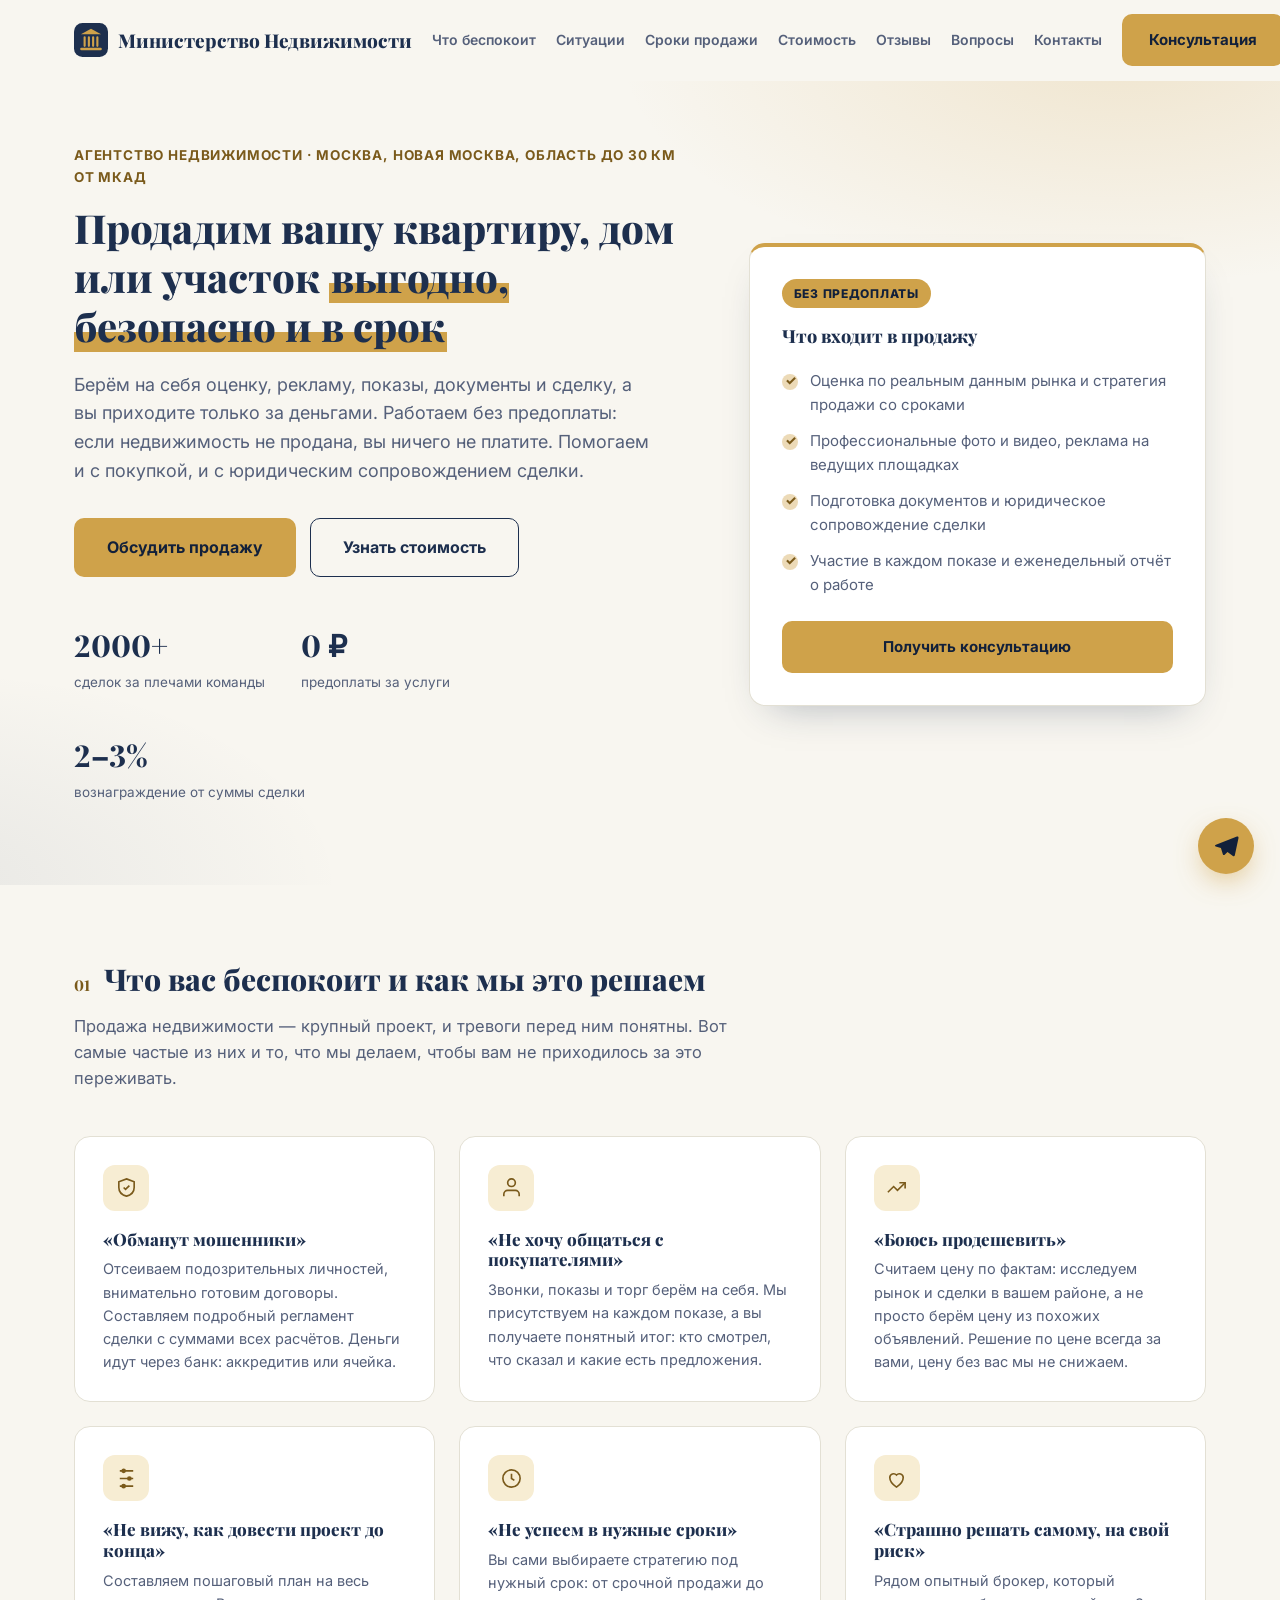
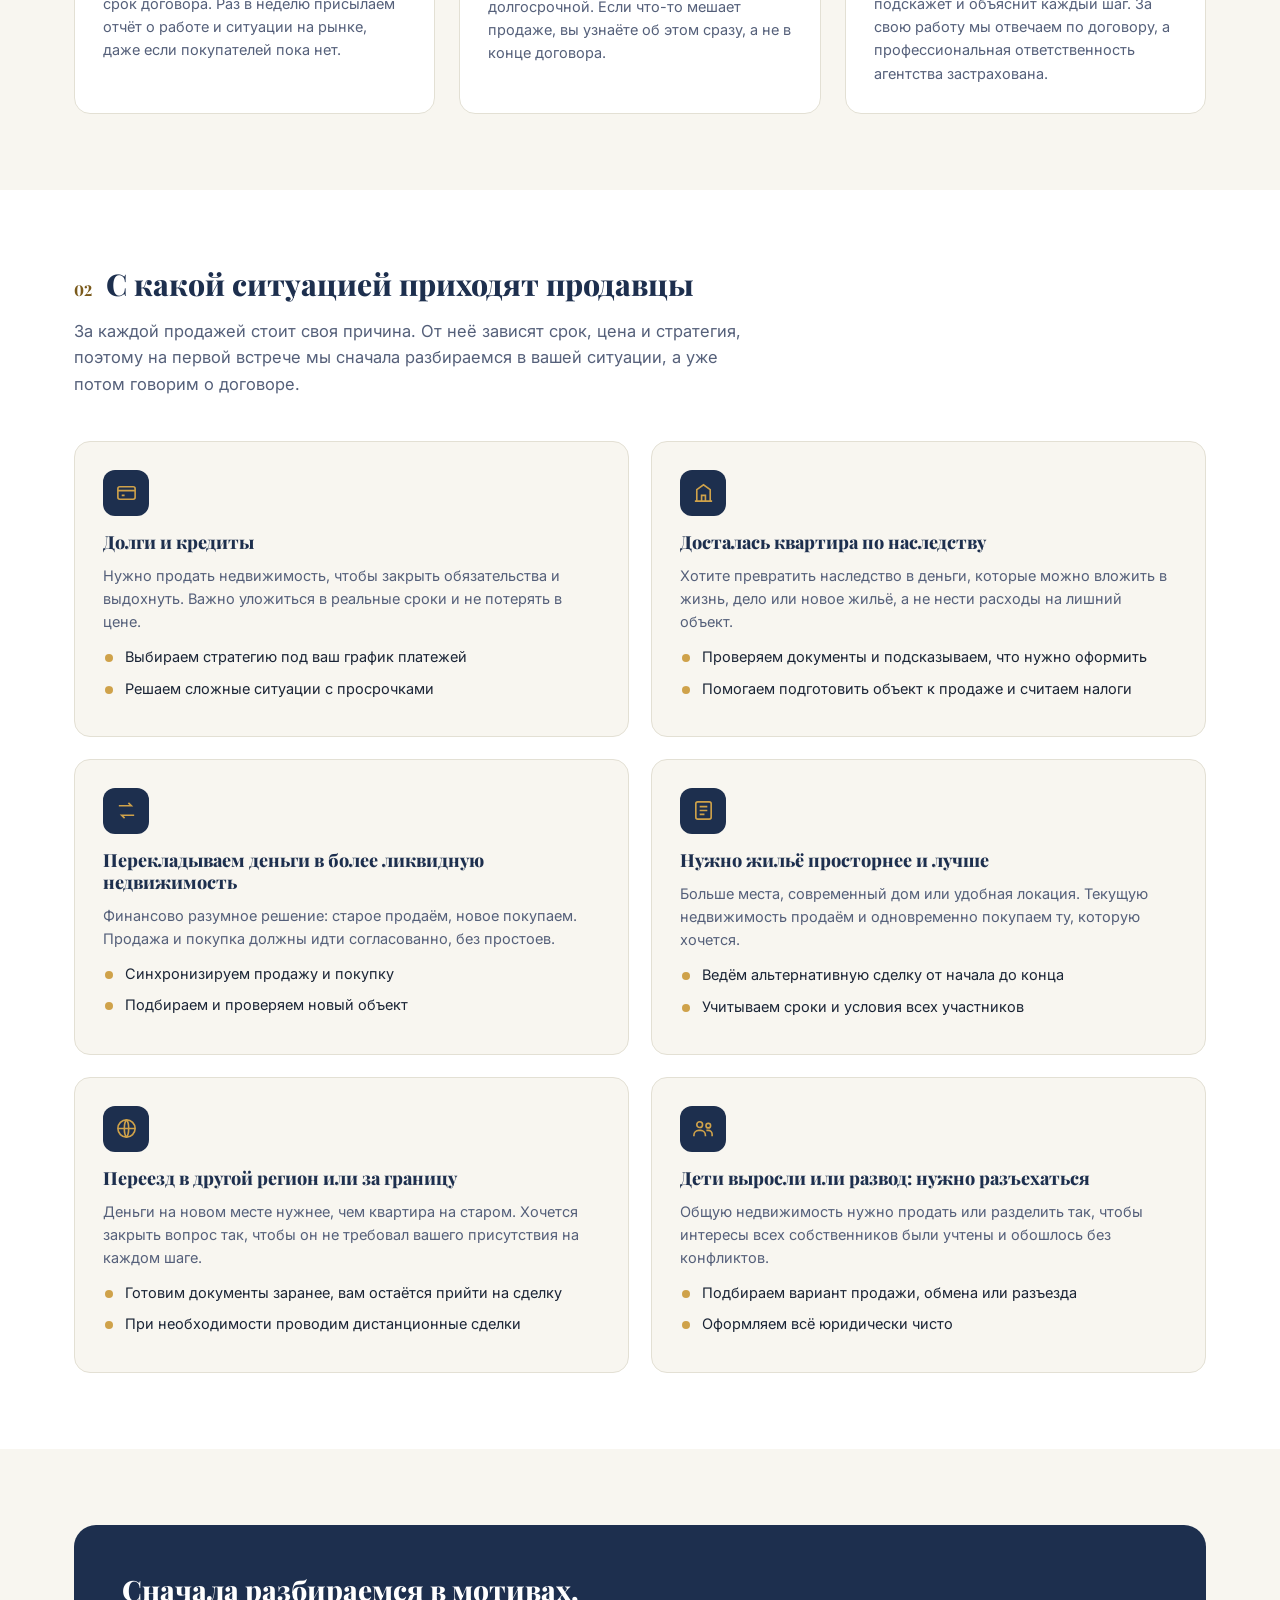
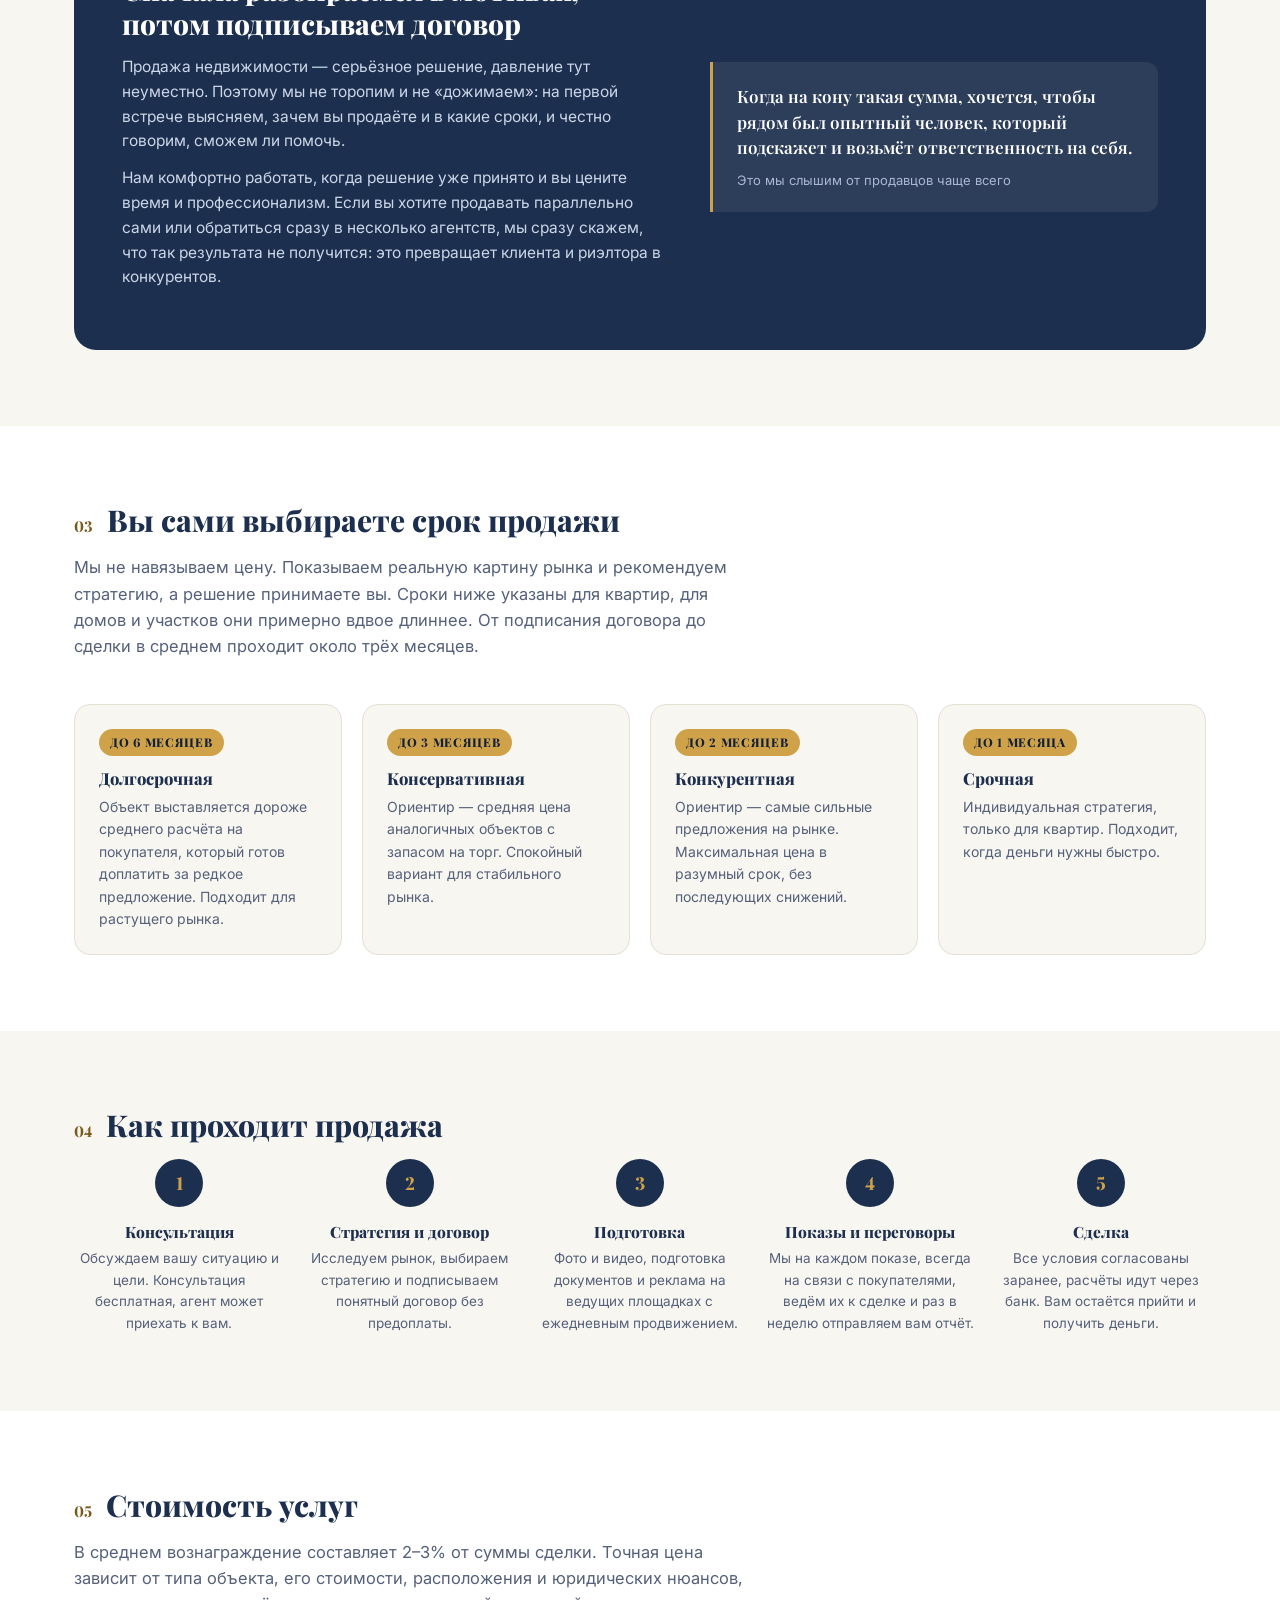
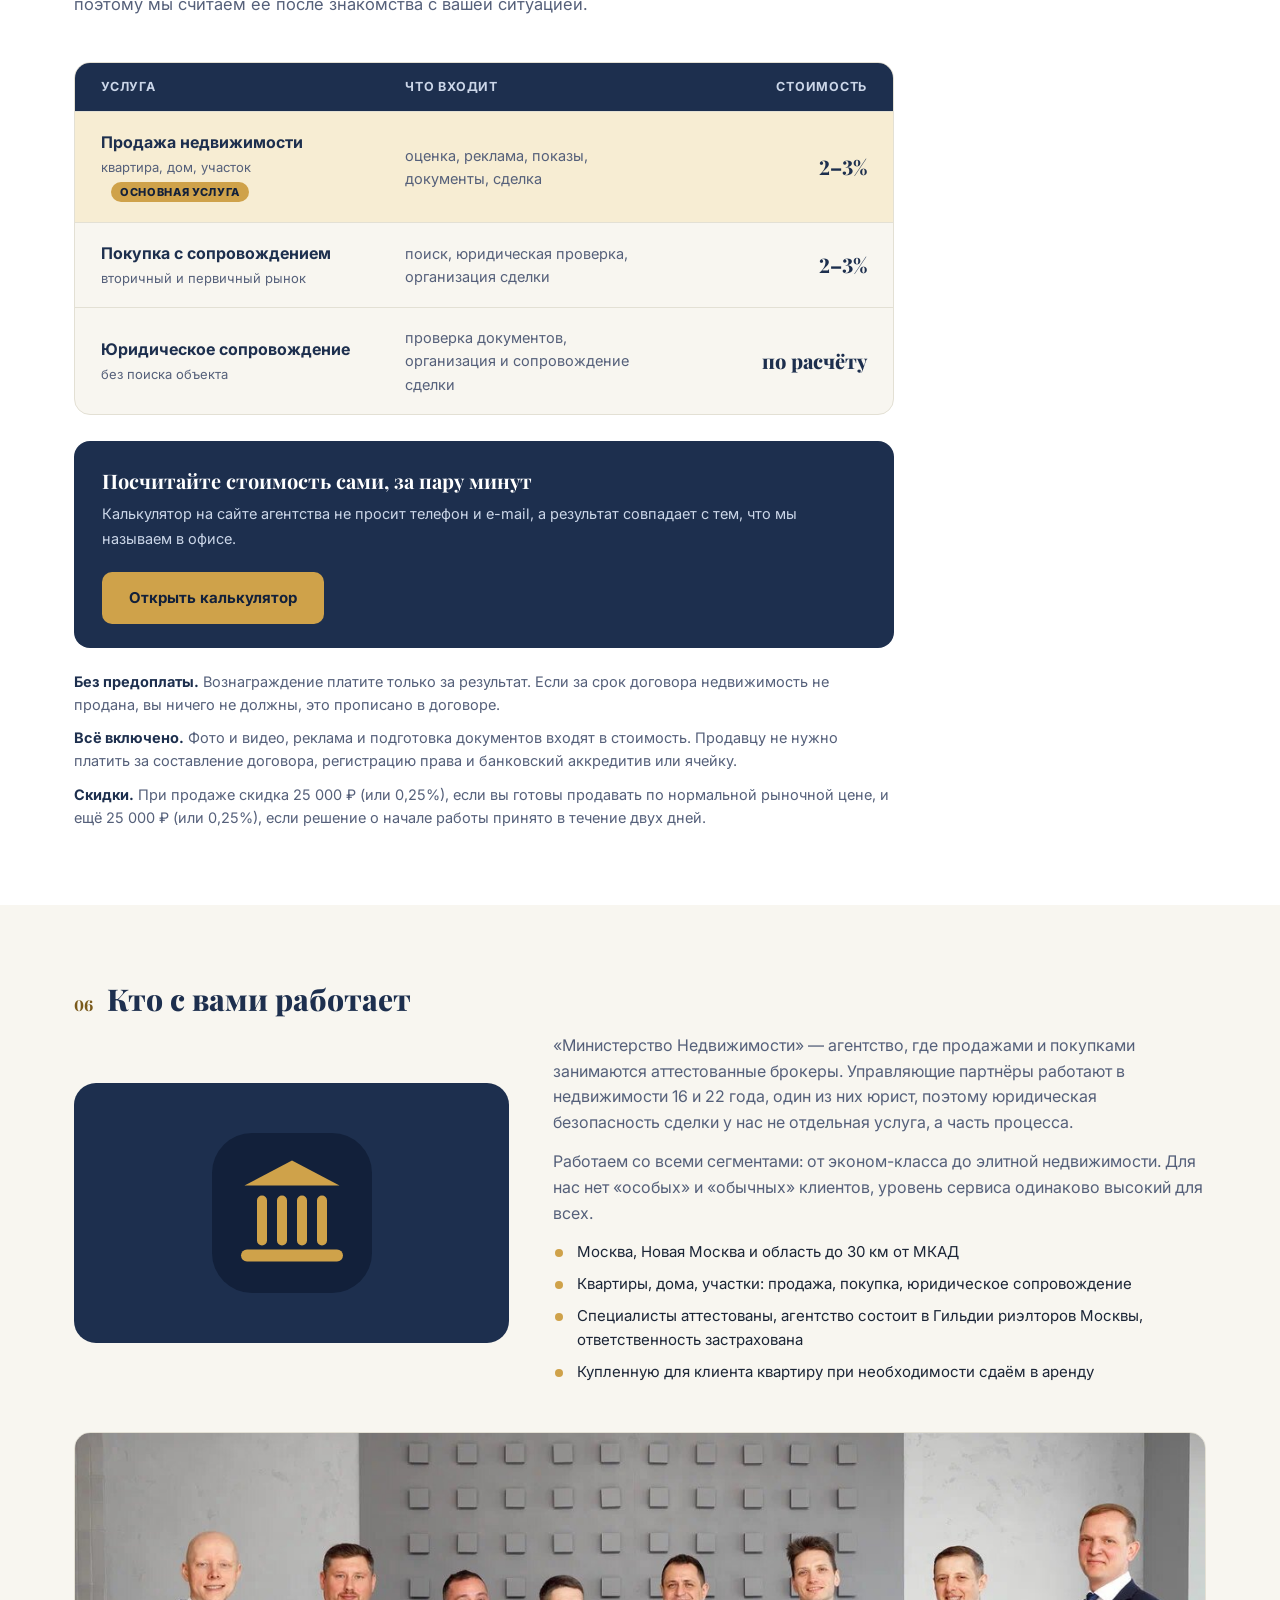
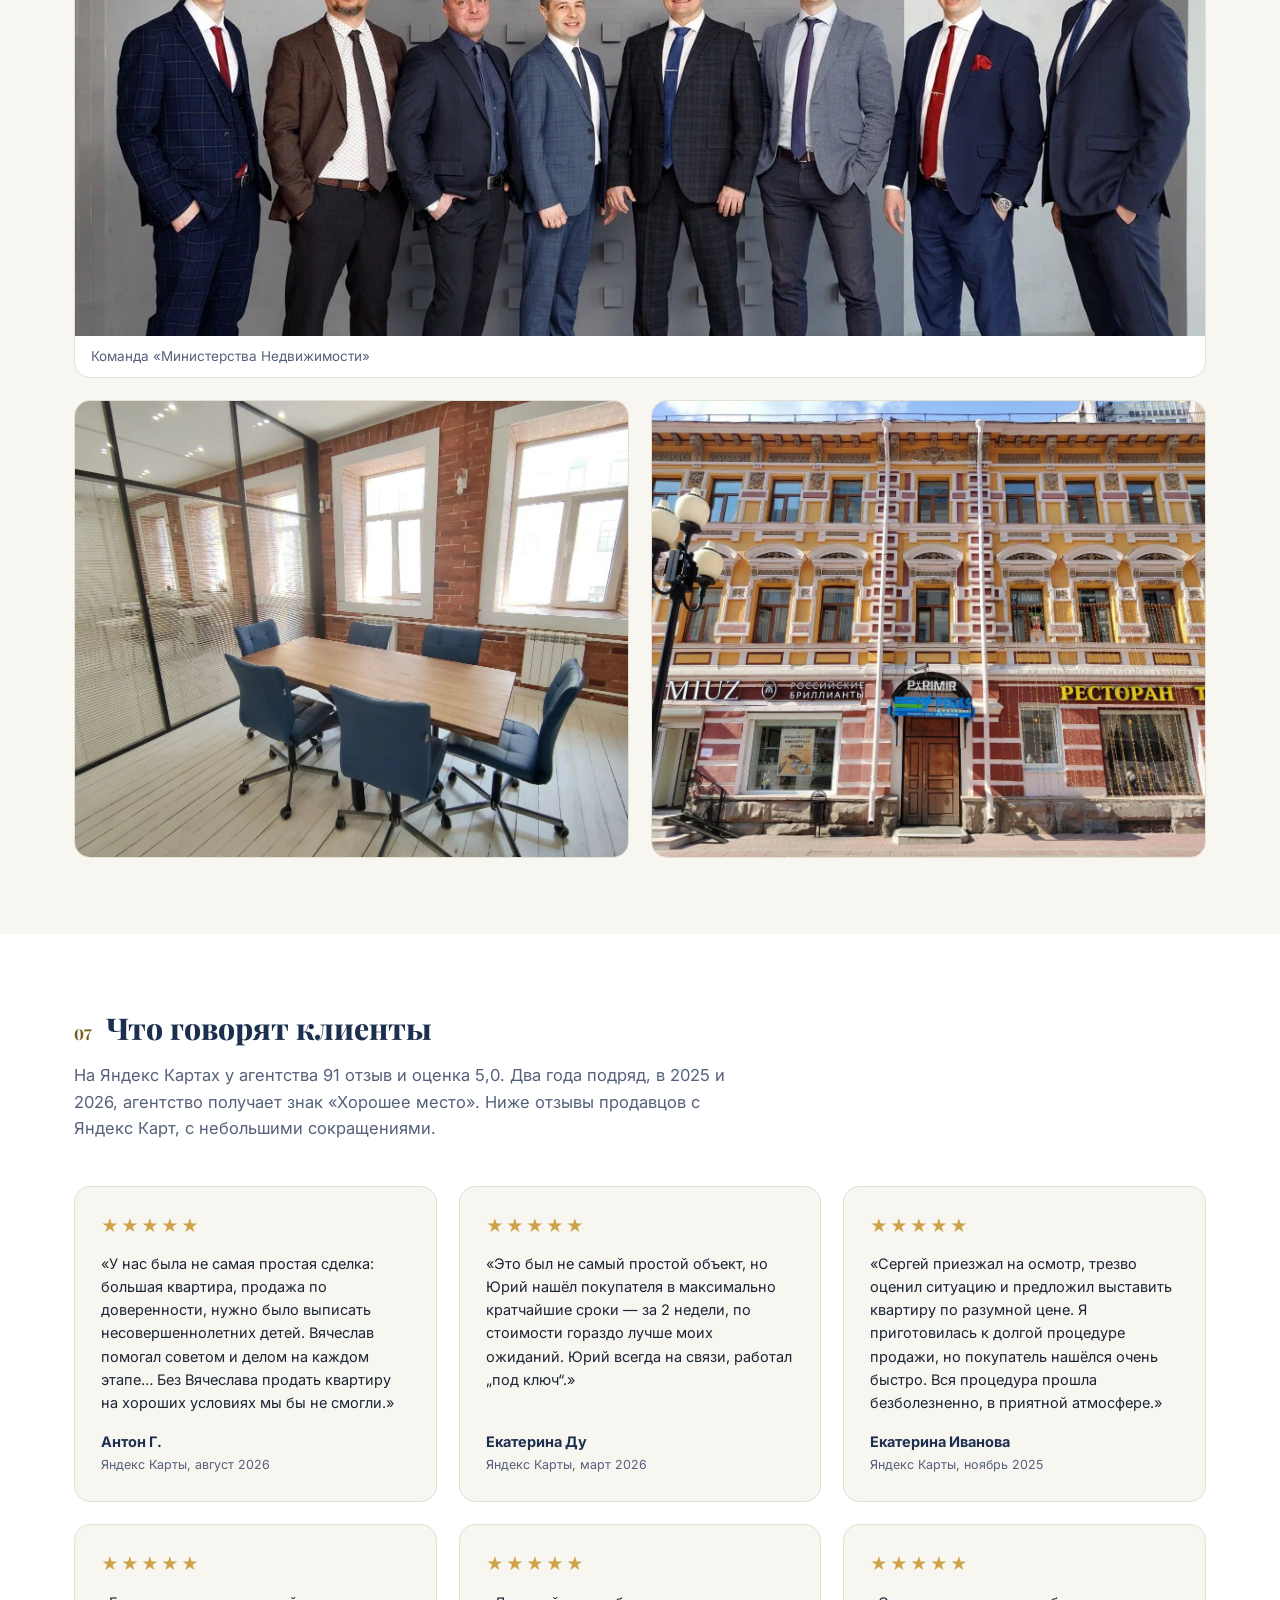
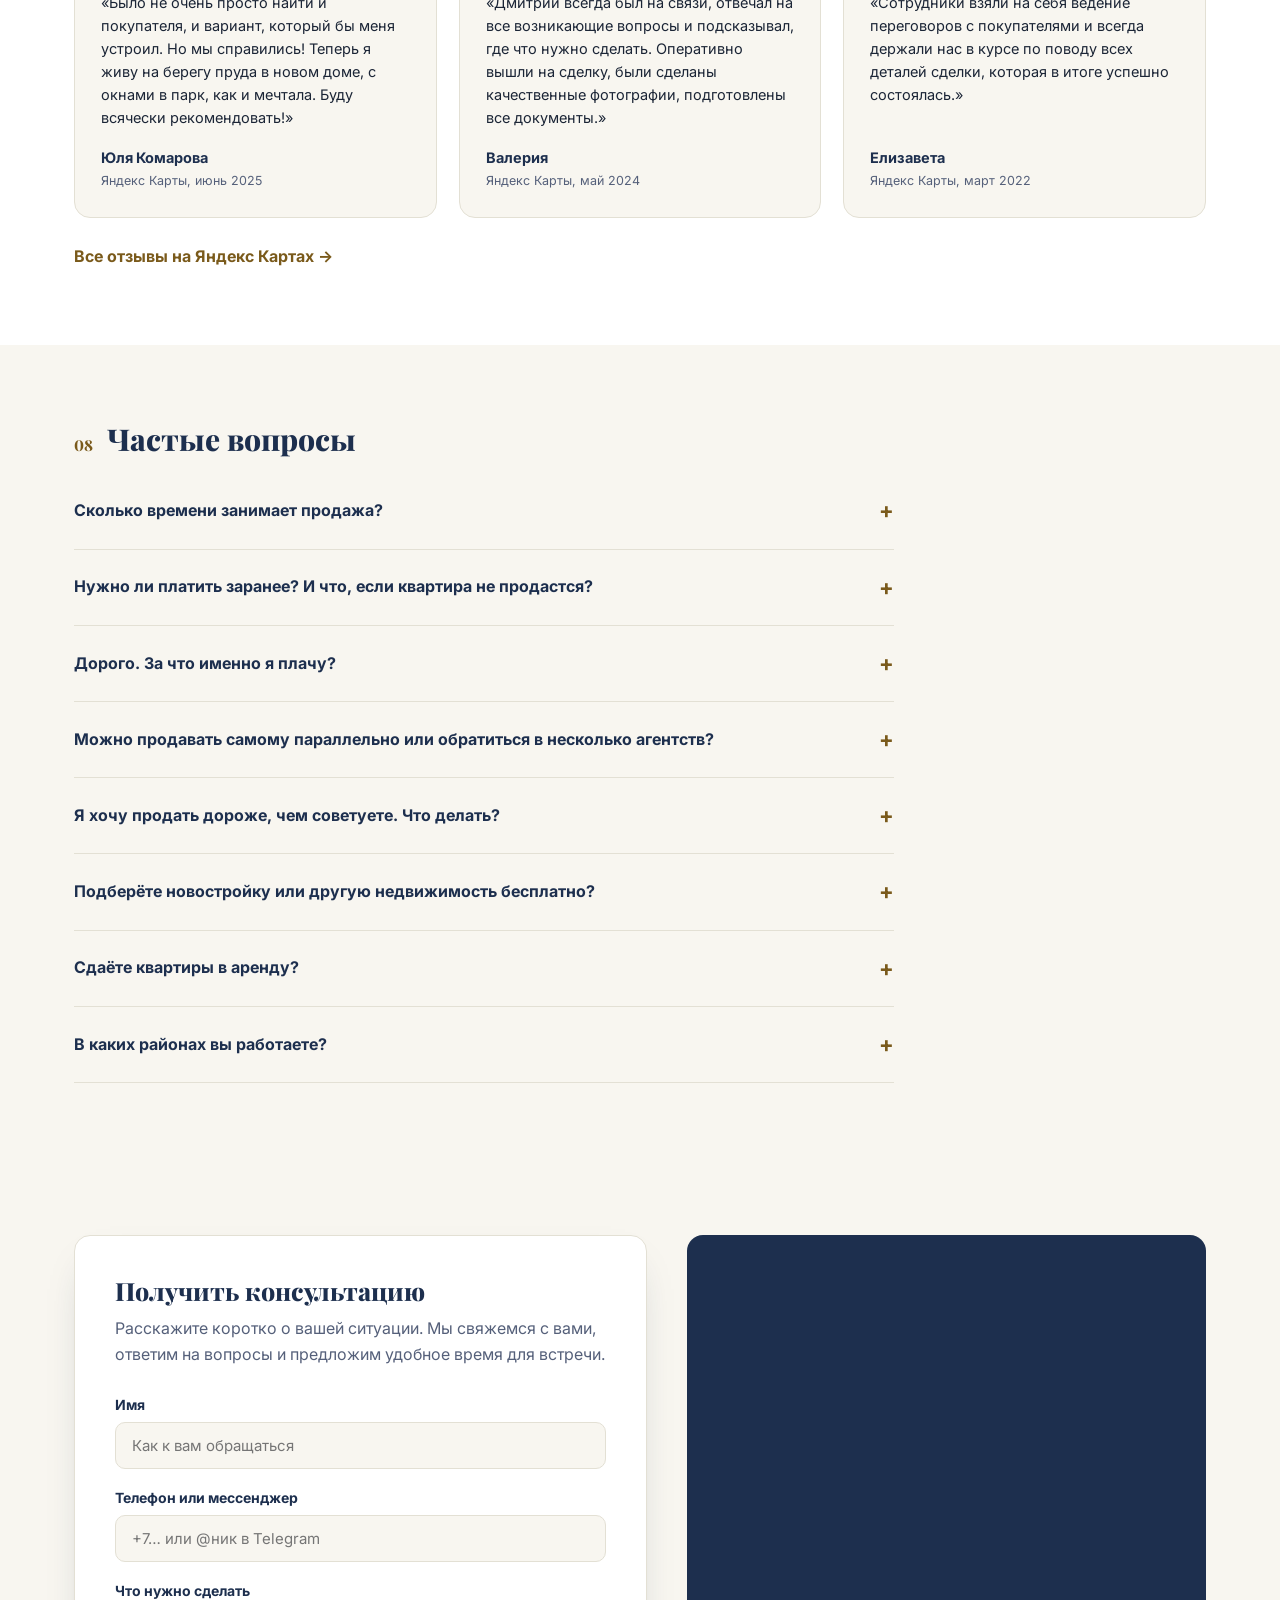
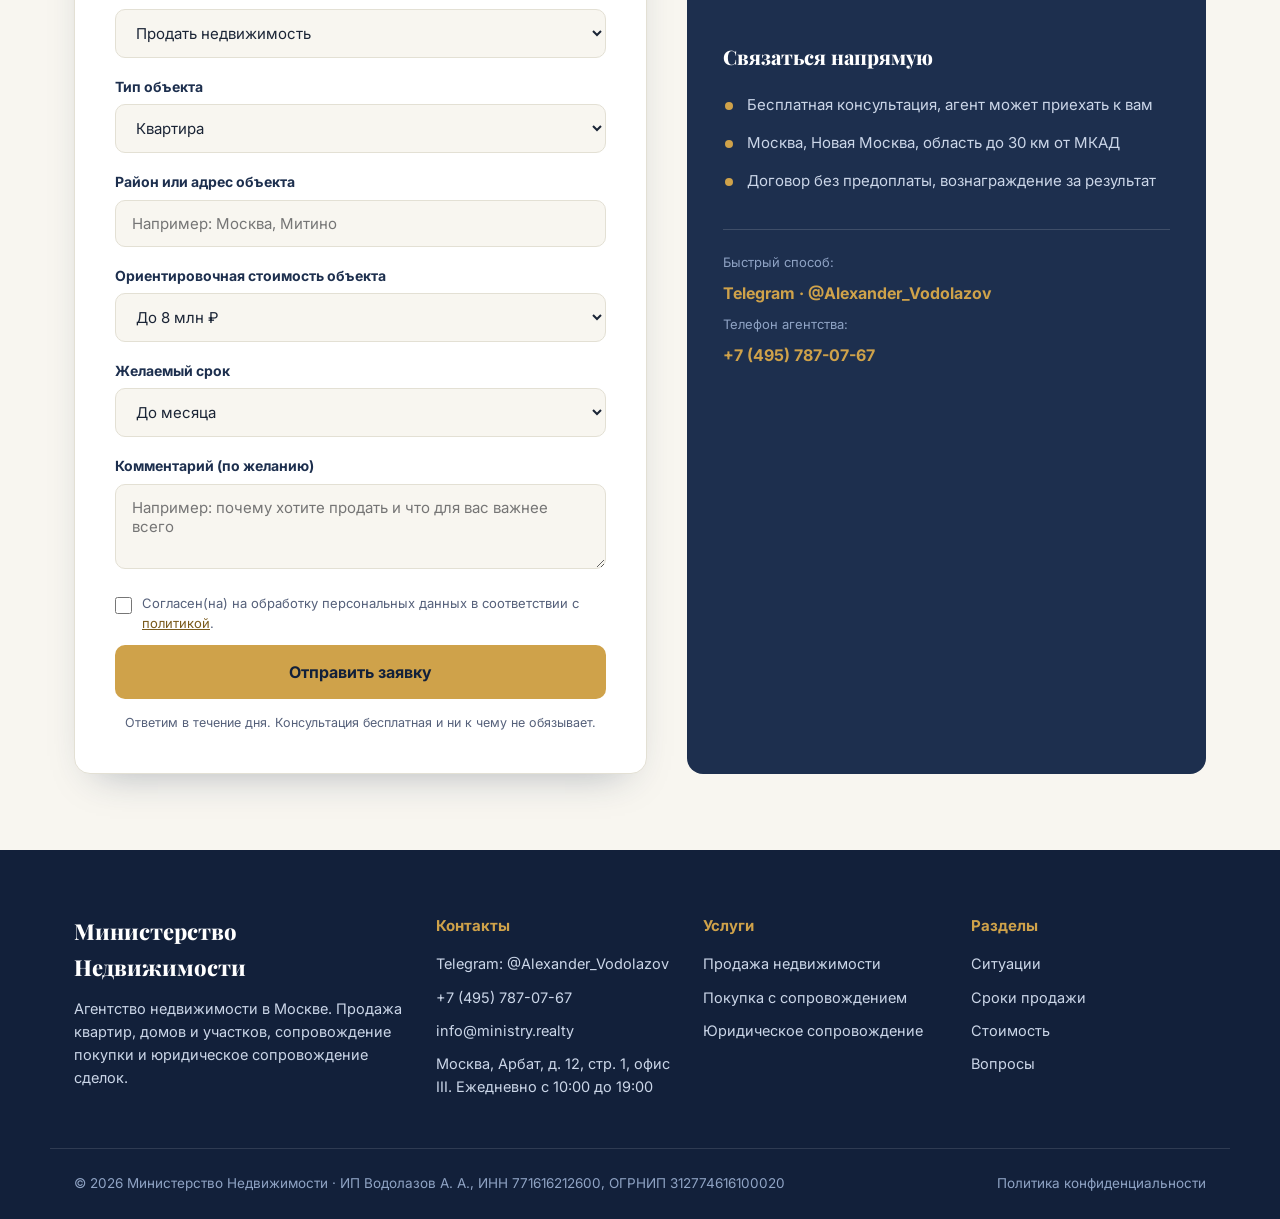
<file: index.html>
<!DOCTYPE html>
<html lang="ru">
<head>
<meta charset="UTF-8">
<meta name="viewport" content="width=device-width, initial-scale=1.0">
<title>Продажа квартиры, дома и участка в Москве и области: Министерство Недвижимости</title>
<meta name="description" content="Агентство недвижимости в Москве: продажа квартир, домов и участков без предоплаты, вознаграждение 2–3% от суммы сделки. Москва, Новая Москва и область до 30 км от МКАД.">
<link rel="preconnect" href="https://fonts.googleapis.com">
<link rel="preconnect" href="https://fonts.gstatic.com" crossorigin>
<link href="https://fonts.googleapis.com/css2?family=Playfair+Display:wght@600;700;800&family=Inter:wght@400;500;600;700&display=swap" rel="stylesheet">
<link rel="stylesheet" href="styles.css">
<link rel="stylesheet" href="blog/blog.css">
<link rel="alternate" type="application/rss+xml" title="Блог" href="feed.xml">
</head>
<body>

<header class="header" id="header">
  <div class="container header__inner">
    <a href="#top" class="logo" aria-label="Министерство Недвижимости">
      <svg class="logo__icon" viewBox="0 0 32 32" fill="none"><rect width="32" height="32" rx="8" fill="#1D2F4E"/><path d="M16 5.5l9.5 5H6.5l9.5-5z" fill="#CFA24A"/><path d="M10 13.5v8M14 13.5v8M18 13.5v8M22 13.5v8" stroke="#CFA24A" stroke-width="2" stroke-linecap="round"/><path d="M7 24.5h18" stroke="#CFA24A" stroke-width="2.4" stroke-linecap="round"/></svg>
      Министерство Недвижимости
    </a>
    <nav class="nav" id="nav">
      <a href="#why">Что беспокоит</a>
      <a href="#situations">Ситуации</a>
      <a href="#strategy">Сроки продажи</a>
      <a href="#prices">Стоимость</a>
      <a href="#reviews">Отзывы</a>
      <a href="#faq">Вопросы</a>
      <a href="#contacts">Контакты</a>
    <!-- BLOGNAV:START --><!-- BLOGNAV:END --></nav>
    <div class="header__actions">
      <a href="#contact" class="btn btn--accent">Консультация</a>
      <button class="burger" id="burger" aria-label="Меню"><span></span><span></span><span></span></button>
    </div>
  </div>
</header>

<main id="top">

  <!-- HERO -->
  <section class="hero">
    <div class="container hero__grid">
      <div class="hero__text">
        <div class="eyebrow">Агентство недвижимости · Москва, Новая Москва, область до 30 км от МКАД</div>
        <h1>Продадим вашу квартиру, дом или участок <em>выгодно, безопасно и в срок</em></h1>
        <p class="hero__lead">Берём на себя оценку, рекламу, показы, документы и сделку, а вы приходите только за деньгами. Работаем без предоплаты: если недвижимость не продана, вы ничего не платите. Помогаем и с покупкой, и с юридическим сопровождением сделки.</p>
        <div class="hero__cta">
          <a href="#contact" class="btn btn--accent btn--lg">Обсудить продажу</a>
          <a href="#prices" class="btn btn--outline btn--lg">Узнать стоимость</a>
        </div>
        <div class="hero__stats">
          <div class="stat"><span class="stat__num">2000+</span><span class="stat__label">сделок за плечами команды</span></div>
          <div class="stat"><span class="stat__num">0 ₽</span><span class="stat__label">предоплаты за услуги</span></div>
          <div class="stat"><span class="stat__num">2–3%</span><span class="stat__label">вознаграждение от суммы сделки</span></div>
        </div>
      </div>
      <div class="hero__card">
        <span class="hero__badge">Без предоплаты</span>
        <div class="hero__card-title">Что входит в продажу</div>
        <ul class="hero__card-list">
          <li>Оценка по реальным данным рынка и стратегия продажи со сроками</li>
          <li>Профессиональные фото и видео, реклама на ведущих площадках</li>
          <li>Подготовка документов и юридическое сопровождение сделки</li>
          <li>Участие в каждом показе и еженедельный отчёт о работе</li>
        </ul>
        <a href="#contact" class="btn btn--accent btn--block">Получить консультацию</a>
      </div>
    </div>
  </section>

  <!-- ЧТО БЕСПОКОИТ -->
  <section class="section adv" id="why">
    <div class="container">
      <div class="section-head">
        <span class="section-head__num">01</span>
        <span class="section-head__title">Что вас беспокоит и как мы это решаем</span>
      </div>
      <p class="section-lead">Продажа недвижимости — крупный проект, и тревоги перед ним понятны. Вот самые частые из них и то, что мы делаем, чтобы вам не приходилось за это переживать.</p>
      <div class="adv__grid">
        <div class="adv__item">
          <div class="adv__icon"><svg viewBox="0 0 24 24" fill="none" stroke="currentColor" stroke-width="1.7"><path d="M12 3l8 3v6c0 4.5-3.2 7.8-8 9-4.8-1.2-8-4.5-8-9V6l8-3z"/><path d="M9 12l2 2 4-4"/></svg></div>
          <h3>«Обманут мошенники»</h3>
          <p>Отсеиваем подозрительных личностей, внимательно готовим договоры. Составляем подробный регламент сделки с суммами всех расчётов. Деньги идут через банк: аккредитив или ячейка.</p>
        </div>
        <div class="adv__item">
          <div class="adv__icon"><svg viewBox="0 0 24 24" fill="none" stroke="currentColor" stroke-width="1.7"><path d="M4 21v-2a4 4 0 014-4h8a4 4 0 014 4v2"/><circle cx="12" cy="7" r="4"/></svg></div>
          <h3>«Не хочу общаться с покупателями»</h3>
          <p>Звонки, показы и торг берём на себя. Мы присутствуем на каждом показе, а вы получаете понятный итог: кто смотрел, что сказал и какие есть предложения.</p>
        </div>
        <div class="adv__item">
          <div class="adv__icon"><svg viewBox="0 0 24 24" fill="none" stroke="currentColor" stroke-width="1.7"><path d="M3 17l6-6 4 4 8-8"/><path d="M15 7h6v6"/></svg></div>
          <h3>«Боюсь продешевить»</h3>
          <p>Считаем цену по фактам: исследуем рынок и сделки в вашем районе, а не просто берём цену из похожих объявлений. Решение по цене всегда за вами, цену без вас мы не снижаем.</p>
        </div>
        <div class="adv__item">
          <div class="adv__icon"><svg viewBox="0 0 24 24" fill="none" stroke="currentColor" stroke-width="1.7"><path d="M5 4h14M5 12h14M5 20h14"/><circle cx="9" cy="4" r="1.6" fill="currentColor"/><circle cx="15" cy="12" r="1.6" fill="currentColor"/><circle cx="9" cy="20" r="1.6" fill="currentColor"/></svg></div>
          <h3>«Не вижу, как довести проект до конца»</h3>
          <p>Составляем пошаговый план на весь срок договора. Раз в неделю присылаем отчёт о работе и ситуации на рынке, даже если покупателей пока нет.</p>
        </div>
        <div class="adv__item">
          <div class="adv__icon"><svg viewBox="0 0 24 24" fill="none" stroke="currentColor" stroke-width="1.7"><circle cx="12" cy="12" r="9"/><path d="M12 7v5l3 2"/></svg></div>
          <h3>«Не успеем в нужные сроки»</h3>
          <p>Вы сами выбираете стратегию под нужный срок: от срочной продажи до долгосрочной. Если что-то мешает продаже, вы узнаёте об этом сразу, а не в конце договора.</p>
        </div>
        <div class="adv__item">
          <div class="adv__icon"><svg viewBox="0 0 24 24" fill="none" stroke="currentColor" stroke-width="1.7"><path d="M12 21s-7-4.6-7-10a4 4 0 017-2.6A4 4 0 0119 11c0 5.4-7 10-7 10z"/></svg></div>
          <h3>«Страшно решать самому, на свой риск»</h3>
          <p>Рядом опытный брокер, который подскажет и объяснит каждый шаг. За свою работу мы отвечаем по договору, а профессиональная ответственность агентства застрахована.</p>
        </div>
      </div>
    </div>
  </section>

  <!-- СИТУАЦИИ -->
  <section class="section goals" id="situations">
    <div class="container">
      <div class="section-head">
        <span class="section-head__num">02</span>
        <span class="section-head__title">С какой ситуацией приходят продавцы</span>
      </div>
      <p class="section-lead">За каждой продажей стоит своя причина. От неё зависят срок, цена и стратегия, поэтому на первой встрече мы сначала разбираемся в вашей ситуации, а уже потом говорим о договоре.</p>
      <div class="goals__grid">
        <div class="goal">
          <div class="goal__icon"><svg viewBox="0 0 24 24" fill="none" stroke="currentColor" stroke-width="1.7"><rect x="3" y="6" width="18" height="13" rx="2"/><path d="M3 10h18M7 15h3"/></svg></div>
          <h3>Долги и кредиты</h3>
          <p>Нужно продать недвижимость, чтобы закрыть обязательства и выдохнуть. Важно уложиться в реальные сроки и не потерять в цене.</p>
          <ul>
            <li>Выбираем стратегию под ваш график платежей</li>
            <li>Решаем сложные ситуации с просрочками</li>
          </ul>
        </div>
        <div class="goal">
          <div class="goal__icon"><svg viewBox="0 0 24 24" fill="none" stroke="currentColor" stroke-width="1.7"><path d="M3 21h18M5 21V9l7-5 7 5v12"/><path d="M10 21v-6h4v6"/></svg></div>
          <h3>Досталась квартира по наследству</h3>
          <p>Хотите превратить наследство в деньги, которые можно вложить в жизнь, дело или новое жильё, а не нести расходы на лишний объект.</p>
          <ul>
            <li>Проверяем документы и подсказываем, что нужно оформить</li>
            <li>Помогаем подготовить объект к продаже и считаем налоги</li>
          </ul>
        </div>
        <div class="goal">
          <div class="goal__icon"><svg viewBox="0 0 24 24" fill="none" stroke="currentColor" stroke-width="1.7"><path d="M4 7h13l-3-3M20 17H7l3 3"/></svg></div>
          <h3>Перекладываем деньги в более ликвидную недвижимость</h3>
          <p>Финансово разумное решение: старое продаём, новое покупаем. Продажа и покупка должны идти согласованно, без простоев.</p>
          <ul>
            <li>Синхронизируем продажу и покупку</li>
            <li>Подбираем и проверяем новый объект</li>
          </ul>
        </div>
        <div class="goal">
          <div class="goal__icon"><svg viewBox="0 0 24 24" fill="none" stroke="currentColor" stroke-width="1.7"><rect x="4" y="3" width="16" height="18" rx="2"/><path d="M8 8h8M8 12h8M8 16h5"/></svg></div>
          <h3>Нужно жильё просторнее и лучше</h3>
          <p>Больше места, современный дом или удобная локация. Текущую недвижимость продаём и одновременно покупаем ту, которую хочется.</p>
          <ul>
            <li>Ведём альтернативную сделку от начала до конца</li>
            <li>Учитываем сроки и условия всех участников</li>
          </ul>
        </div>
        <div class="goal">
          <div class="goal__icon"><svg viewBox="0 0 24 24" fill="none" stroke="currentColor" stroke-width="1.7"><circle cx="12" cy="12" r="9"/><path d="M3 12h18M12 3c3 3 3 15 0 18M12 3c-3 3-3 15 0 18"/></svg></div>
          <h3>Переезд в другой регион или за границу</h3>
          <p>Деньги на новом месте нужнее, чем квартира на старом. Хочется закрыть вопрос так, чтобы он не требовал вашего присутствия на каждом шаге.</p>
          <ul>
            <li>Готовим документы заранее, вам остаётся прийти на сделку</li>
            <li>При необходимости проводим дистанционные сделки</li>
          </ul>
        </div>
        <div class="goal">
          <div class="goal__icon"><svg viewBox="0 0 24 24" fill="none" stroke="currentColor" stroke-width="1.7"><circle cx="8" cy="8" r="3"/><circle cx="17" cy="9" r="2.4"/><path d="M2 20v-1a5 5 0 015-5h2a5 5 0 015 5v1M15 14h2a4 4 0 014 4v2"/></svg></div>
          <h3>Дети выросли или развод: нужно разъехаться</h3>
          <p>Общую недвижимость нужно продать или разделить так, чтобы интересы всех собственников были учтены и обошлось без конфликтов.</p>
          <ul>
            <li>Подбираем вариант продажи, обмена или разъезда</li>
            <li>Оформляем всё юридически чисто</li>
          </ul>
        </div>
      </div>
    </div>
  </section>

  <!-- ПОЧЕМУ МЫ ФИЛЬТРУЕМ -->
  <section class="section why">
    <div class="container">
      <div class="why__box">
        <div>
          <h2>Сначала разбираемся в мотивах, потом подписываем договор</h2>
          <p>Продажа недвижимости — серьёзное решение, давление тут неуместно. Поэтому мы не торопим и не «дожимаем»: на первой встрече выясняем, зачем вы продаёте и в какие сроки, и честно говорим, сможем ли помочь.</p>
          <p>Нам комфортно работать, когда решение уже принято и вы цените время и профессионализм. Если вы хотите продавать параллельно сами или обратиться сразу в несколько агентств, мы сразу скажем, что так результата не получится: это превращает клиента и риэлтора в конкурентов.</p>
        </div>
        <div class="why__quote">
          Когда на кону такая сумма, хочется, чтобы рядом был опытный человек, который подскажет и возьмёт ответственность на себя.
          <small>Это мы слышим от продавцов чаще всего</small>
        </div>
      </div>
    </div>
  </section>

  <!-- СРОКИ / СТРАТЕГИИ -->
  <section class="section oge" id="strategy">
    <div class="container">
      <div class="section-head">
        <span class="section-head__num">03</span>
        <span class="section-head__title">Вы сами выбираете срок продажи</span>
      </div>
      <p class="section-lead">Мы не навязываем цену. Показываем реальную картину рынка и рекомендуем стратегию, а решение принимаете вы. Сроки ниже указаны для квартир, для домов и участков они примерно вдвое длиннее. От подписания договора до сделки в среднем проходит около трёх месяцев.</p>
      <div class="oge__grid">
        <div class="oge__item">
          <b>До 6 месяцев</b>
          <h3>Долгосрочная</h3>
          <p>Объект выставляется дороже среднего расчёта на покупателя, который готов доплатить за редкое предложение. Подходит для растущего рынка.</p>
        </div>
        <div class="oge__item">
          <b>До 3 месяцев</b>
          <h3>Консервативная</h3>
          <p>Ориентир — средняя цена аналогичных объектов с запасом на торг. Спокойный вариант для стабильного рынка.</p>
        </div>
        <div class="oge__item">
          <b>До 2 месяцев</b>
          <h3>Конкурентная</h3>
          <p>Ориентир — самые сильные предложения на рынке. Максимальная цена в разумный срок, без последующих снижений.</p>
        </div>
        <div class="oge__item">
          <b>До 1 месяца</b>
          <h3>Срочная</h3>
          <p>Индивидуальная стратегия, только для квартир. Подходит, когда деньги нужны быстро.</p>
        </div>
      </div>
    </div>
  </section>

  <!-- ПРОЦЕСС -->
  <section class="section steps" id="steps">
    <div class="container">
      <div class="section-head">
        <span class="section-head__num">04</span>
        <span class="section-head__title">Как проходит продажа</span>
      </div>
      <div class="steps__grid">
        <div class="step">
          <span class="step__num">1</span>
          <h3>Консультация</h3>
          <p>Обсуждаем вашу ситуацию и цели. Консультация бесплатная, агент может приехать к вам.</p>
        </div>
        <div class="step">
          <span class="step__num">2</span>
          <h3>Стратегия и договор</h3>
          <p>Исследуем рынок, выбираем стратегию и подписываем понятный договор без предоплаты.</p>
        </div>
        <div class="step">
          <span class="step__num">3</span>
          <h3>Подготовка</h3>
          <p>Фото и видео, подготовка документов и реклама на ведущих площадках с ежедневным продвижением.</p>
        </div>
        <div class="step">
          <span class="step__num">4</span>
          <h3>Показы и переговоры</h3>
          <p>Мы на каждом показе, всегда на связи с покупателями, ведём их к сделке и раз в неделю отправляем вам отчёт.</p>
        </div>
        <div class="step">
          <span class="step__num">5</span>
          <h3>Сделка</h3>
          <p>Все условия согласованы заранее, расчёты идут через банк. Вам остаётся прийти и получить деньги.</p>
        </div>
      </div>
    </div>
  </section>

  <!-- ЦЕНЫ -->
  <section class="section prices" id="prices">
    <div class="container">
      <div class="section-head">
        <span class="section-head__num">05</span>
        <span class="section-head__title">Стоимость услуг</span>
      </div>
      <p class="section-lead">В среднем вознаграждение составляет 2–3% от суммы сделки. Точная цена зависит от типа объекта, его стоимости, расположения и юридических нюансов, поэтому мы считаем её после знакомства с вашей ситуацией.</p>
      <div class="prices__table">
        <div class="price-row price-row--head"><span>Услуга</span><span>Что входит</span><span style="text-align:right">Стоимость</span></div>
        <div class="price-row price-row--hit"><div class="price-row__name">Продажа недвижимости<small>квартира, дом, участок</small></div><div class="price-row__each">оценка, реклама, показы, документы, сделка</div><div class="price-row__sum">2–3%</div></div>
        <div class="price-row"><div class="price-row__name">Покупка с сопровождением<small>вторичный и первичный рынок</small></div><div class="price-row__each">поиск, юридическая проверка, организация сделки</div><div class="price-row__sum">2–3%</div></div>
        <div class="price-row"><div class="price-row__name">Юридическое сопровождение<small>без поиска объекта</small></div><div class="price-row__each">проверка документов, организация и сопровождение сделки</div><div class="price-row__sum">по расчёту</div></div>
      </div>
      <div class="promo">
        <div>
          <b>Посчитайте стоимость сами, за пару минут</b>
          <span>Калькулятор на сайте агентства не просит телефон и e-mail, а результат совпадает с тем, что мы называем в офисе.</span>
        </div>
        <a href="https://министерство-недвижимости.рф/stoimost-uslug/" target="_blank" rel="noopener" class="btn btn--accent">Открыть калькулятор</a>
      </div>
      <div class="prices__notes">
        <p><b>Без предоплаты.</b> Вознаграждение платите только за результат. Если за срок договора недвижимость не продана, вы ничего не должны, это прописано в договоре.</p>
        <p><b>Всё включено.</b> Фото и видео, реклама и подготовка документов входят в стоимость. Продавцу не нужно платить за составление договора, регистрацию права и банковский аккредитив или ячейку.</p>
        <p><b>Скидки.</b> При продаже скидка 25 000 ₽ (или 0,25%), если вы готовы продавать по нормальной рыночной цене, и ещё 25 000 ₽ (или 0,25%), если решение о начале работы принято в течение двух дней.</p>
      </div>
    </div>
  </section>

  <!-- О НАС -->
  <section class="section about" id="about">
    <div class="container">
      <div class="section-head">
        <span class="section-head__num">06</span>
        <span class="section-head__title">Кто с вами работает</span>
      </div>
      <div class="about__grid">
        <div class="about__mark">
          <svg viewBox="0 0 32 32" fill="none"><rect width="32" height="32" rx="8" fill="#12203A"/><path d="M16 5.5l9.5 5H6.5l9.5-5z" fill="#CFA24A"/><path d="M10 13.5v8M14 13.5v8M18 13.5v8M22 13.5v8" stroke="#CFA24A" stroke-width="2" stroke-linecap="round"/><path d="M7 24.5h18" stroke="#CFA24A" stroke-width="2.4" stroke-linecap="round"/></svg>
        </div>
        <div class="about__text">
          <p>«Министерство Недвижимости» — агентство, где продажами и покупками занимаются аттестованные брокеры. Управляющие партнёры работают в недвижимости 16 и 22 года, один из них юрист, поэтому юридическая безопасность сделки у нас не отдельная услуга, а часть процесса.</p>
          <p>Работаем со всеми сегментами: от эконом-класса до элитной недвижимости. Для нас нет «особых» и «обычных» клиентов, уровень сервиса одинаково высокий для всех.</p>
          <ul class="about__list">
            <li>Москва, Новая Москва и область до 30 км от МКАД</li>
            <li>Квартиры, дома, участки: продажа, покупка, юридическое сопровождение</li>
            <li>Специалисты аттестованы, агентство состоит в Гильдии риэлторов Москвы, ответственность застрахована</li>
            <li>Купленную для клиента квартиру при необходимости сдаём в аренду</li>
          </ul>
        </div>
      </div>
      <figure class="photo photo--wide">
        <img src="img/team.jpg" alt="Команда агентства «Министерство Недвижимости»" loading="lazy">
        <figcaption>Команда «Министерства Недвижимости»</figcaption>
      </figure>
      <div class="photo-row">
        <figure class="photo">
          <img src="img/office.jpg" alt="Переговорная в офисе агентства на Арбате" loading="lazy">
          <figcaption>Офис для встреч с клиентами</figcaption>
        </figure>
        <figure class="photo">
          <img src="img/facade.jpg" alt="Здание на Старом Арбате, где находится офис агентства" loading="lazy">
          <figcaption>Москва, Арбат, д. 12, стр. 1</figcaption>
        </figure>
      </div>
    </div>
  </section>

  <!-- ОТЗЫВЫ -->
  <section class="section reviews" id="reviews">
    <div class="container">
      <div class="section-head">
        <span class="section-head__num">07</span>
        <span class="section-head__title">Что говорят клиенты</span>
      </div>
      <p class="section-lead">На Яндекс Картах у агентства 91 отзыв и оценка 5,0. Два года подряд, в 2025 и 2026, агентство получает знак «Хорошее место». Ниже отзывы продавцов с Яндекс Карт, с небольшими сокращениями.</p>
      <div class="reviews__grid">
        <div class="review">
          <div class="review__stars" aria-label="Оценка 5 из 5">★★★★★</div>
          <p>«У нас была не самая простая сделка: большая квартира, продажа по доверенности, нужно было выписать несовершеннолетних детей. Вячеслав помогал советом и делом на каждом этапе… Без Вячеслава продать квартиру на хороших условиях мы бы не смогли.»</p>
          <div class="review__author">Антон Г.<span>Яндекс Карты, август 2026</span></div>
        </div>
        <div class="review">
          <div class="review__stars" aria-label="Оценка 5 из 5">★★★★★</div>
          <p>«Это был не самый простой объект, но Юрий нашёл покупателя в максимально кратчайшие сроки — за 2 недели, по стоимости гораздо лучше моих ожиданий. Юрий всегда на связи, работал „под ключ“.»</p>
          <div class="review__author">Екатерина Ду<span>Яндекс Карты, март 2026</span></div>
        </div>
        <div class="review">
          <div class="review__stars" aria-label="Оценка 5 из 5">★★★★★</div>
          <p>«Сергей приезжал на осмотр, трезво оценил ситуацию и предложил выставить квартиру по разумной цене. Я приготовилась к долгой процедуре продажи, но покупатель нашёлся очень быстро. Вся процедура прошла безболезненно, в приятной атмосфере.»</p>
          <div class="review__author">Екатерина Иванова<span>Яндекс Карты, ноябрь 2025</span></div>
        </div>
        <div class="review">
          <div class="review__stars" aria-label="Оценка 5 из 5">★★★★★</div>
          <p>«Было не очень просто найти и покупателя, и вариант, который бы меня устроил. Но мы справились! Теперь я живу на берегу пруда в новом доме, с окнами в парк, как и мечтала. Буду всячески рекомендовать!»</p>
          <div class="review__author">Юля Комарова<span>Яндекс Карты, июнь 2025</span></div>
        </div>
        <div class="review">
          <div class="review__stars" aria-label="Оценка 5 из 5">★★★★★</div>
          <p>«Дмитрий всегда был на связи, отвечал на все возникающие вопросы и подсказывал, где что нужно сделать. Оперативно вышли на сделку, были сделаны качественные фотографии, подготовлены все документы.»</p>
          <div class="review__author">Валерия<span>Яндекс Карты, май 2024</span></div>
        </div>
        <div class="review">
          <div class="review__stars" aria-label="Оценка 5 из 5">★★★★★</div>
          <p>«Сотрудники взяли на себя ведение переговоров с покупателями и всегда держали нас в курсе по поводу всех деталей сделки, которая в итоге успешно состоялась.»</p>
          <div class="review__author">Елизавета<span>Яндекс Карты, март 2022</span></div>
        </div>
      </div>
      <p class="reviews__more"><a href="https://yandex.com/maps/org/ministerstvo_nedvizhimosti/172230418154/reviews/" target="_blank" rel="noopener">Все отзывы на Яндекс Картах →</a></p>
    </div>
  </section>

  <!-- FAQ -->
  <section class="section faq" id="faq">
    <div class="container">
      <div class="section-head">
        <span class="section-head__num">08</span>
        <span class="section-head__title">Частые вопросы</span>
      </div>
      <div class="faq__list">
        <details class="faq__item">
          <summary>Сколько времени занимает продажа?</summary>
          <p>Всё зависит от выбранной стратегии, объекта и рынка. От подписания договора до сделки в среднем проходит около трёх месяцев. Если нужно быстрее, есть срочная стратегия для квартир, если важна максимальная цена, можно выбрать более долгий путь.</p>
        </details>
        <details class="faq__item">
          <summary>Нужно ли платить заранее? И что, если квартира не продастся?</summary>
          <p>Предоплаты нет. Вы платите вознаграждение только после результата. Если за срок договора недвижимость не продана, вы ничего не должны, а мы не просим компенсировать расходы на рекламу и другие затраты.</p>
        </details>
        <details class="faq__item">
          <summary>Дорого. За что именно я плачу?</summary>
          <p>В среднем вознаграждение составляет 2–3% от суммы сделки. В него входят оценка, стратегия, фото и видео, реклама, сбор документов, показы, юридическая проверка и организация сделки. Если цена вас немного смущает, но формат подходит, обсудим разумную скидку. Если вы хотите самые дешёвые риэлторские услуги в Москве, мы вам, скорее всего, не подойдём.</p>
        </details>
        <details class="faq__item">
          <summary>Можно продавать самому параллельно или обратиться в несколько агентств?</summary>
          <p>Мы работаем по эксклюзивному договору. Параллельная продажа превращает клиента и риэлтора в конкурентов и вредит объекту: покупатели видят разные цены и условия. Мы показываем, где и как рекламируется ваша недвижимость, и даём ссылки на все объявления.</p>
        </details>
        <details class="faq__item">
          <summary>Я хочу продать дороже, чем советуете. Что делать?</summary>
          <p>Покажем реальные данные по рынку и сделкам в вашем районе. Если вы готовы ждать, предложим долгосрочную стратегию с более высокой ценой. Решение по цене всегда остаётся за вами. Если расхождение критическое, скажем об этом честно до подписания договора.</p>
        </details>
        <details class="faq__item">
          <summary>Подберёте новостройку или другую недвижимость бесплатно?</summary>
          <p>Нет. Мы не работаем как «магазин новостроек» и не подбираем варианты бесплатно. Покупку мы сопровождаем комплексно, за вознаграждение: поиск, юридическая проверка и организация сделки. Можно взять только юридическое сопровождение без поиска.</p>
        </details>
        <details class="faq__item">
          <summary>Сдаёте квартиры в аренду?</summary>
          <p>Аренда не наша основная услуга. Мы сдаём в аренду только квартиры, которые купили для своих действующих клиентов.</p>
        </details>
        <details class="faq__item">
          <summary>В каких районах вы работаете?</summary>
          <p>В Москве, Новой Москве и Московской области до 30 км от МКАД. Берёмся за квартиры, дома и участки любого сегмента.</p>
        </details>
      </div>
    </div>
  </section>

  <!-- ФОРМА + КОНТАКТЫ -->
  <section class="section form-section" id="contact">
    <div class="container form-section__grid">
      <div class="form">
        <h2>Получить консультацию</h2>
        <p class="form__lead">Расскажите коротко о вашей ситуации. Мы свяжемся с вами, ответим на вопросы и предложим удобное время для встречи.</p>
        <form id="leadForm">
          <input type="text" name="_gotcha" style="display:none" tabindex="-1" autocomplete="off">
          <div class="form__row">
            <label for="f-name">Имя</label>
            <input type="text" id="f-name" name="name" placeholder="Как к вам обращаться" required>
          </div>
          <div class="form__row">
            <label for="f-contact">Телефон или мессенджер</label>
            <input type="text" id="f-contact" name="contact" placeholder="+7… или @ник в Telegram" required>
          </div>
          <div class="form__row">
            <label for="f-service">Что нужно сделать</label>
            <select id="f-service" name="service">
              <option>Продать недвижимость</option>
              <option>Продать и купить (альтернативная сделка)</option>
              <option>Купить с сопровождением</option>
              <option>Только юридическое сопровождение сделки</option>
              <option>Пока не знаю, нужна консультация</option>
            </select>
          </div>
          <div class="form__row">
            <label for="f-object">Тип объекта</label>
            <select id="f-object" name="object">
              <option>Квартира</option>
              <option>Дом или таунхаус</option>
              <option>Земельный участок</option>
              <option>Новостройка (переуступка)</option>
            </select>
          </div>
          <div class="form__row">
            <label for="f-address">Район или адрес объекта</label>
            <input type="text" id="f-address" name="address" placeholder="Например: Москва, Митино">
          </div>
          <div class="form__row">
            <label for="f-price">Ориентировочная стоимость объекта</label>
            <select id="f-price" name="Стоимость объекта">
              <option>До 8 млн ₽</option>
              <option>8–30 млн ₽</option>
              <option>30–50 млн ₽</option>
              <option>Более 50 млн ₽</option>
              <option>Пока не знаю</option>
            </select>
          </div>
          <div class="form__row">
            <label for="f-term">Желаемый срок</label>
            <select id="f-term" name="Желаемый срок">
              <option>До месяца</option>
              <option>До 3 месяцев</option>
              <option>До 6 месяцев</option>
              <option>Пока оцениваю варианты</option>
            </select>
          </div>
          <div class="form__row">
            <label for="f-comment">Комментарий (по желанию)</label>
            <textarea id="f-comment" name="comment" rows="3" placeholder="Например: почему хотите продать и что для вас важнее всего"></textarea>
          </div>
          <label class="consent"><input type="checkbox" name="consent_pd" value="yes" required> <span>Согласен(на) на обработку персональных данных в соответствии с <a href="privacy.html" target="_blank">политикой</a>.</span></label>
          <button type="submit" class="btn btn--accent btn--block btn--lg">Отправить заявку</button>
          <p class="form__hint">Ответим в течение дня. Консультация бесплатная и ни к чему не обязывает.</p>
        </form>
      </div>
      <div class="coverage">
        <div class="coverage__title">Связаться напрямую</div>
        <ul class="coverage__list">
          <li>Бесплатная консультация, агент может приехать к вам</li>
          <li>Москва, Новая Москва, область до 30 км от МКАД</li>
          <li>Договор без предоплаты, вознаграждение за результат</li>
        </ul>
        <div class="coverage__contact">
          <span>Быстрый способ:</span>
          <a href="https://t.me/Alexander_Vodolazov" target="_blank" rel="noopener">Telegram · @Alexander_Vodolazov</a>
          <span>Телефон агентства:</span>
          <a href="tel:+74957870767">+7 (495) 787-07-67</a>
        </div>
      </div>
    </div>
  </section>

<!-- BLOG:START --><!-- BLOG:END -->
</main>

<!-- КОНТАКТЫ / FOOTER -->
<footer class="footer" id="contacts">
  <div class="container footer__grid">
    <div class="footer__col">
      <div class="logo logo--footer">Министерство Недвижимости</div>
      <p>Агентство недвижимости в Москве. Продажа квартир, домов и участков, сопровождение покупки и юридическое сопровождение сделок.</p>
    </div>
    <div class="footer__col">
      <div class="footer__title">Контакты</div>
      <a href="https://t.me/Alexander_Vodolazov" target="_blank" rel="noopener">Telegram: @Alexander_Vodolazov</a>
      <a href="tel:+74957870767">+7 (495) 787-07-67</a>
      <a href="mailto:info@ministry.realty">info@ministry.realty</a>
      <p>Москва, Арбат, д. 12, стр. 1, офис III. Ежедневно с 10:00 до 19:00</p>
    </div>
    <div class="footer__col">
      <div class="footer__title">Услуги</div>
      <p>Продажа недвижимости</p>
      <p>Покупка с сопровождением</p>
      <p>Юридическое сопровождение</p>
    </div>
    <div class="footer__col">
      <div class="footer__title">Разделы</div>
      <a href="#situations">Ситуации</a>
      <a href="#strategy">Сроки продажи</a>
      <a href="#prices">Стоимость</a>
      <a href="#faq">Вопросы</a>
    </div>
  </div>
  <div class="container footer__bottom">
    <span>© <span id="year"></span> Министерство Недвижимости · ИП Водолазов А. А., ИНН 771616212600, ОГРНИП 312774616100020</span>
    <a href="privacy.html">Политика конфиденциальности</a>
  </div>
</footer>

<a href="https://t.me/Alexander_Vodolazov" target="_blank" rel="noopener" class="fab" aria-label="Написать в Telegram">
  <svg viewBox="0 0 24 24" fill="currentColor"><path d="M21.5 3.5L2.7 10.9c-1.2.5-1.2 1.2-.2 1.5l4.8 1.5 1.8 5.6c.2.6.4.8.9.8.5 0 .7-.2 1-.5l2.4-2.3 5 3.7c.9.5 1.6.2 1.8-.9l3.3-15.5c.3-1.3-.5-1.9-1.4-1.5z"/></svg>
</a>

<script src="script.js"></script>
</body>
</html>
</file>
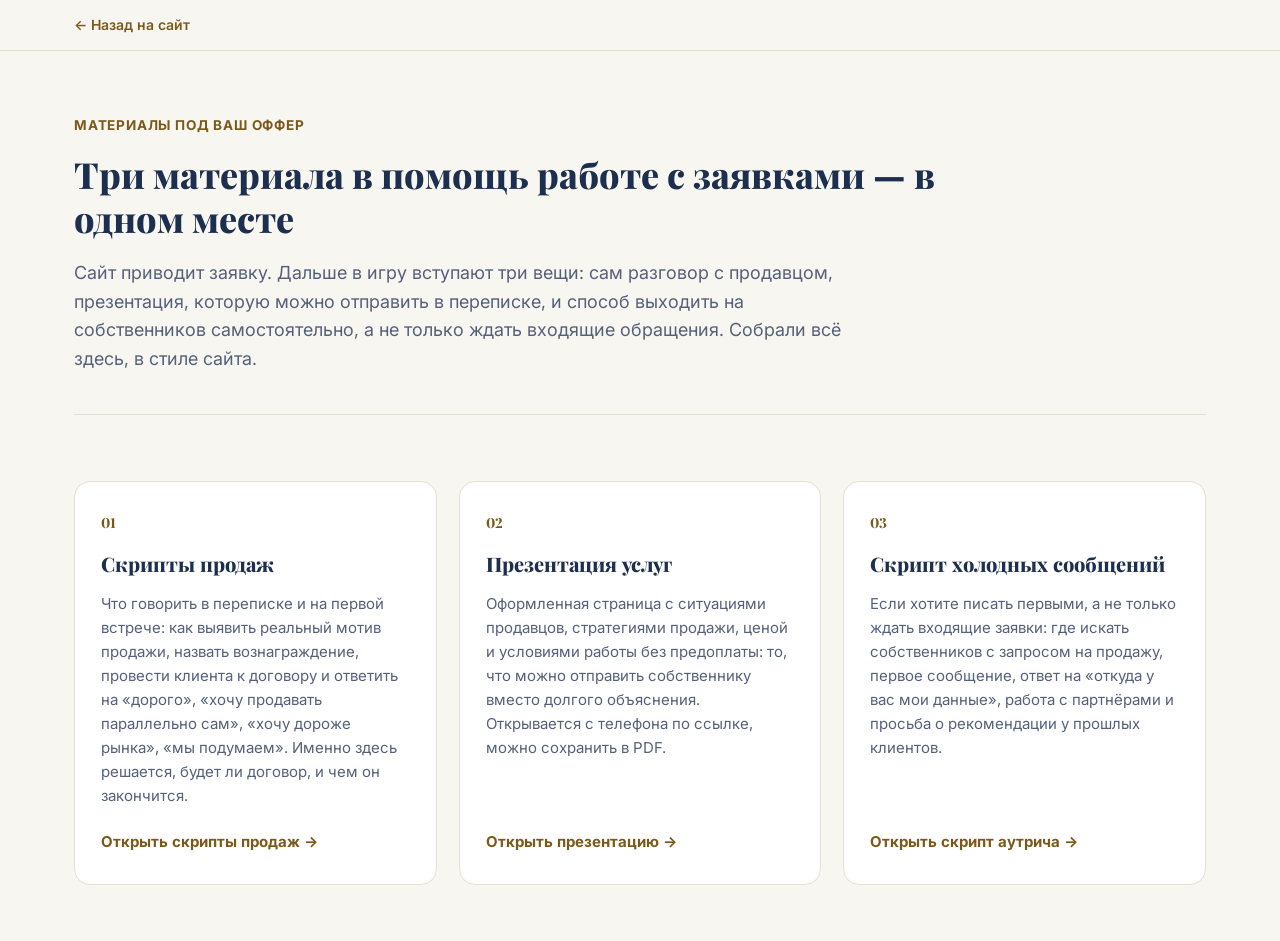
<file: materials.html>
<!DOCTYPE html>
<html lang="ru">
<head>
<meta charset="UTF-8">
<meta name="viewport" content="width=device-width, initial-scale=1.0">
<title>Материалы для работы с заявками — Министерство Недвижимости</title>
<meta name="description" content="Скрипты продаж, презентация и скрипт холодных сообщений для работы с заявками на продажу недвижимости.">
<meta name="robots" content="noindex">
<link rel="preconnect" href="https://fonts.googleapis.com">
<link rel="preconnect" href="https://fonts.gstatic.com" crossorigin>
<link href="https://fonts.googleapis.com/css2?family=Playfair+Display:wght@600;700;800&family=Inter:wght@400;500;600;700&display=swap" rel="stylesheet">
<link rel="stylesheet" href="styles.css">
<link rel="stylesheet" href="materials.css">
</head>
<body>

<div class="doc-bar">
  <div class="doc-bar__inner">
    <a href="index.html" class="doc-bar__back">← <span>Назад на сайт</span></a>
  </div>
</div>

<div class="container">

  <section class="doc-hero">
    <p class="eyebrow">Материалы под ваш оффер</p>
    <h1>Три материала в помощь работе с заявками — в одном месте</h1>
    <p class="doc-hero__lead">Сайт приводит заявку. Дальше в игру вступают три вещи: сам разговор с продавцом, презентация, которую можно отправить в переписке, и способ выходить на собственников самостоятельно, а не только ждать входящие обращения. Собрали всё здесь, в стиле сайта.</p>
  </section>

  <section class="doc-section">
    <div class="hub-grid">

      <div class="hub-card">
        <span class="hub-card__num">01</span>
        <p class="hub-card__title">Скрипты продаж</p>
        <p class="hub-card__lead">Что говорить в переписке и на первой встрече: как выявить реальный мотив продажи, назвать вознаграждение, провести клиента к договору и ответить на «дорого», «хочу продавать параллельно сам», «хочу дороже рынка», «мы подумаем». Именно здесь решается, будет ли договор, и чем он закончится.</p>
        <a href="scripts.html" class="hub-card__link">Открыть скрипты продаж →</a>
      </div>

      <div class="hub-card">
        <span class="hub-card__num">02</span>
        <p class="hub-card__title">Презентация услуг</p>
        <p class="hub-card__lead">Оформленная страница с ситуациями продавцов, стратегиями продажи, ценой и условиями работы без предоплаты: то, что можно отправить собственнику вместо долгого объяснения. Открывается с телефона по ссылке, можно сохранить в PDF.</p>
        <a href="presentation.html" class="hub-card__link">Открыть презентацию →</a>
      </div>

      <div class="hub-card">
        <span class="hub-card__num">03</span>
        <p class="hub-card__title">Скрипт холодных сообщений</p>
        <p class="hub-card__lead">Если хотите писать первыми, а не только ждать входящие заявки: где искать собственников с запросом на продажу, первое сообщение, ответ на «откуда у вас мои данные», работа с партнёрами и просьба о рекомендации у прошлых клиентов.</p>
        <a href="outreach.html" class="hub-card__link">Открыть скрипт аутрича →</a>
      </div>

    </div>
  </section>

</div>

</body>
</html>
</file>
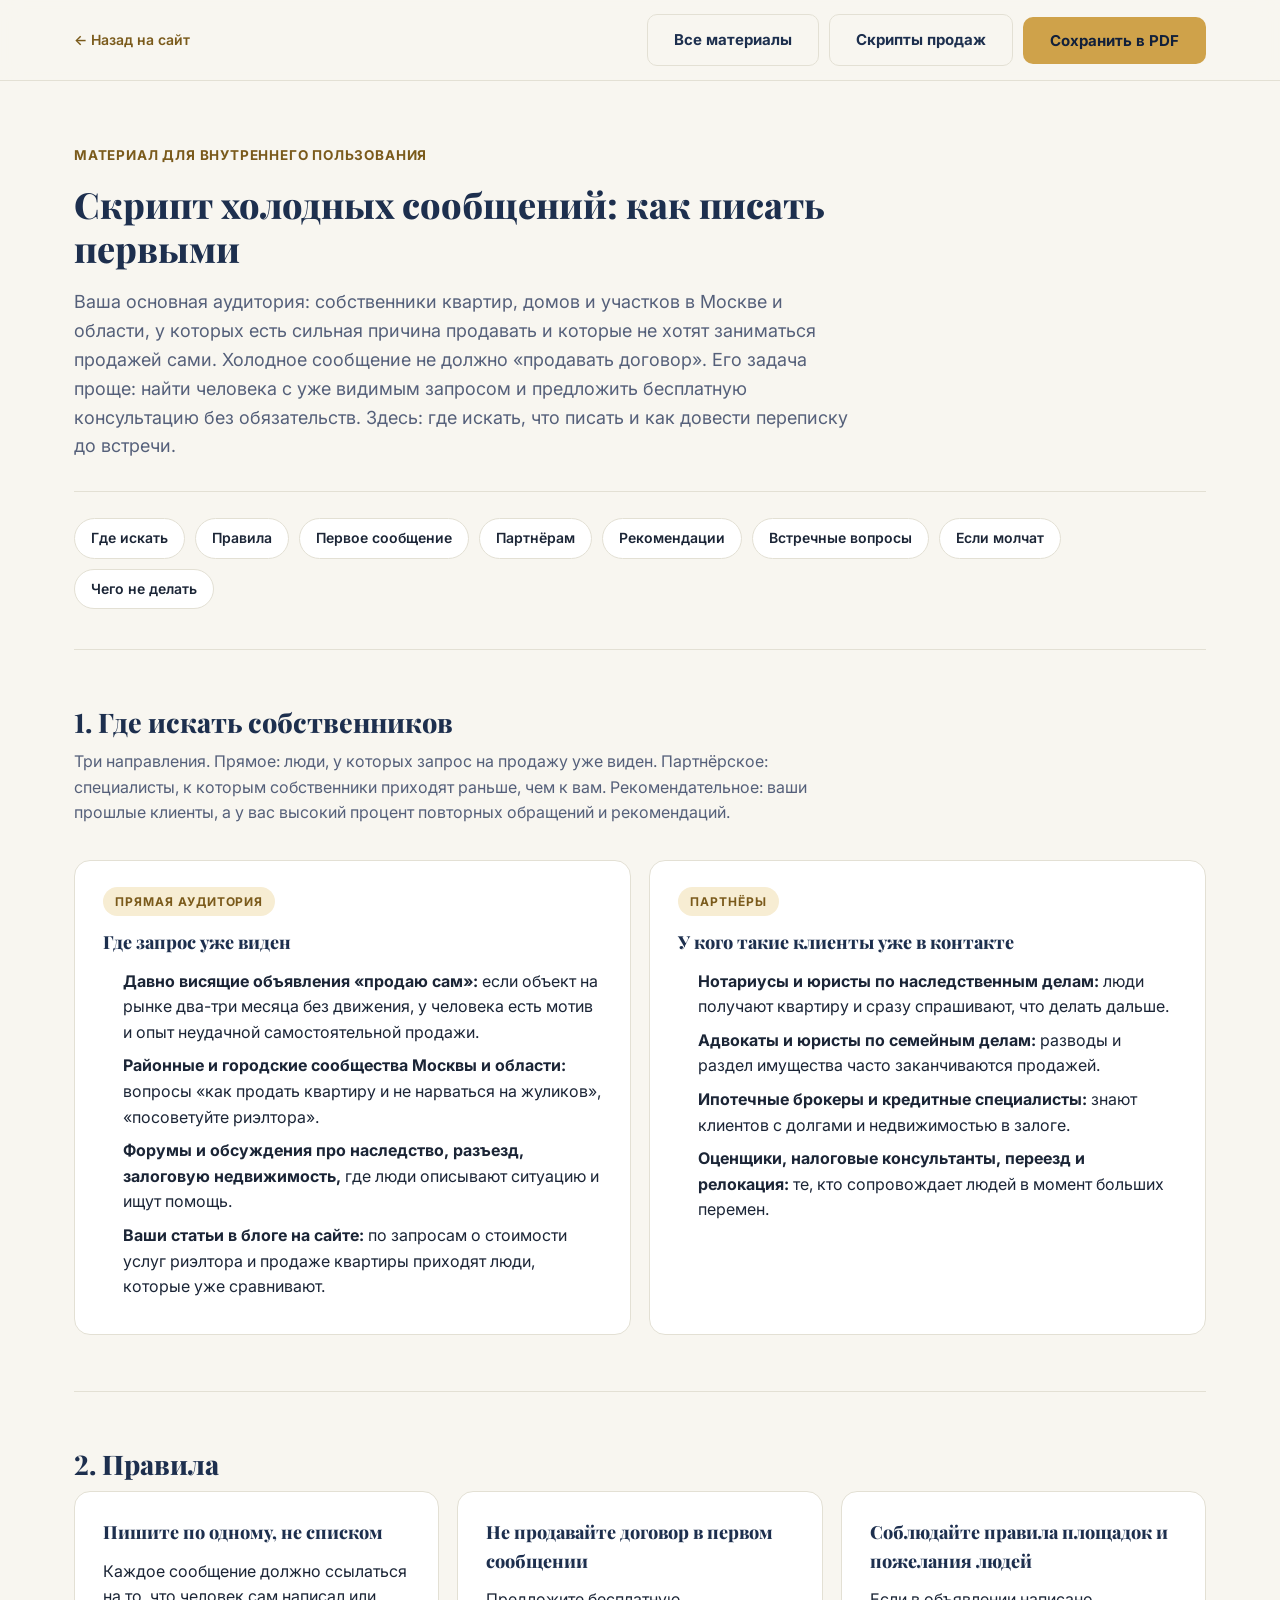
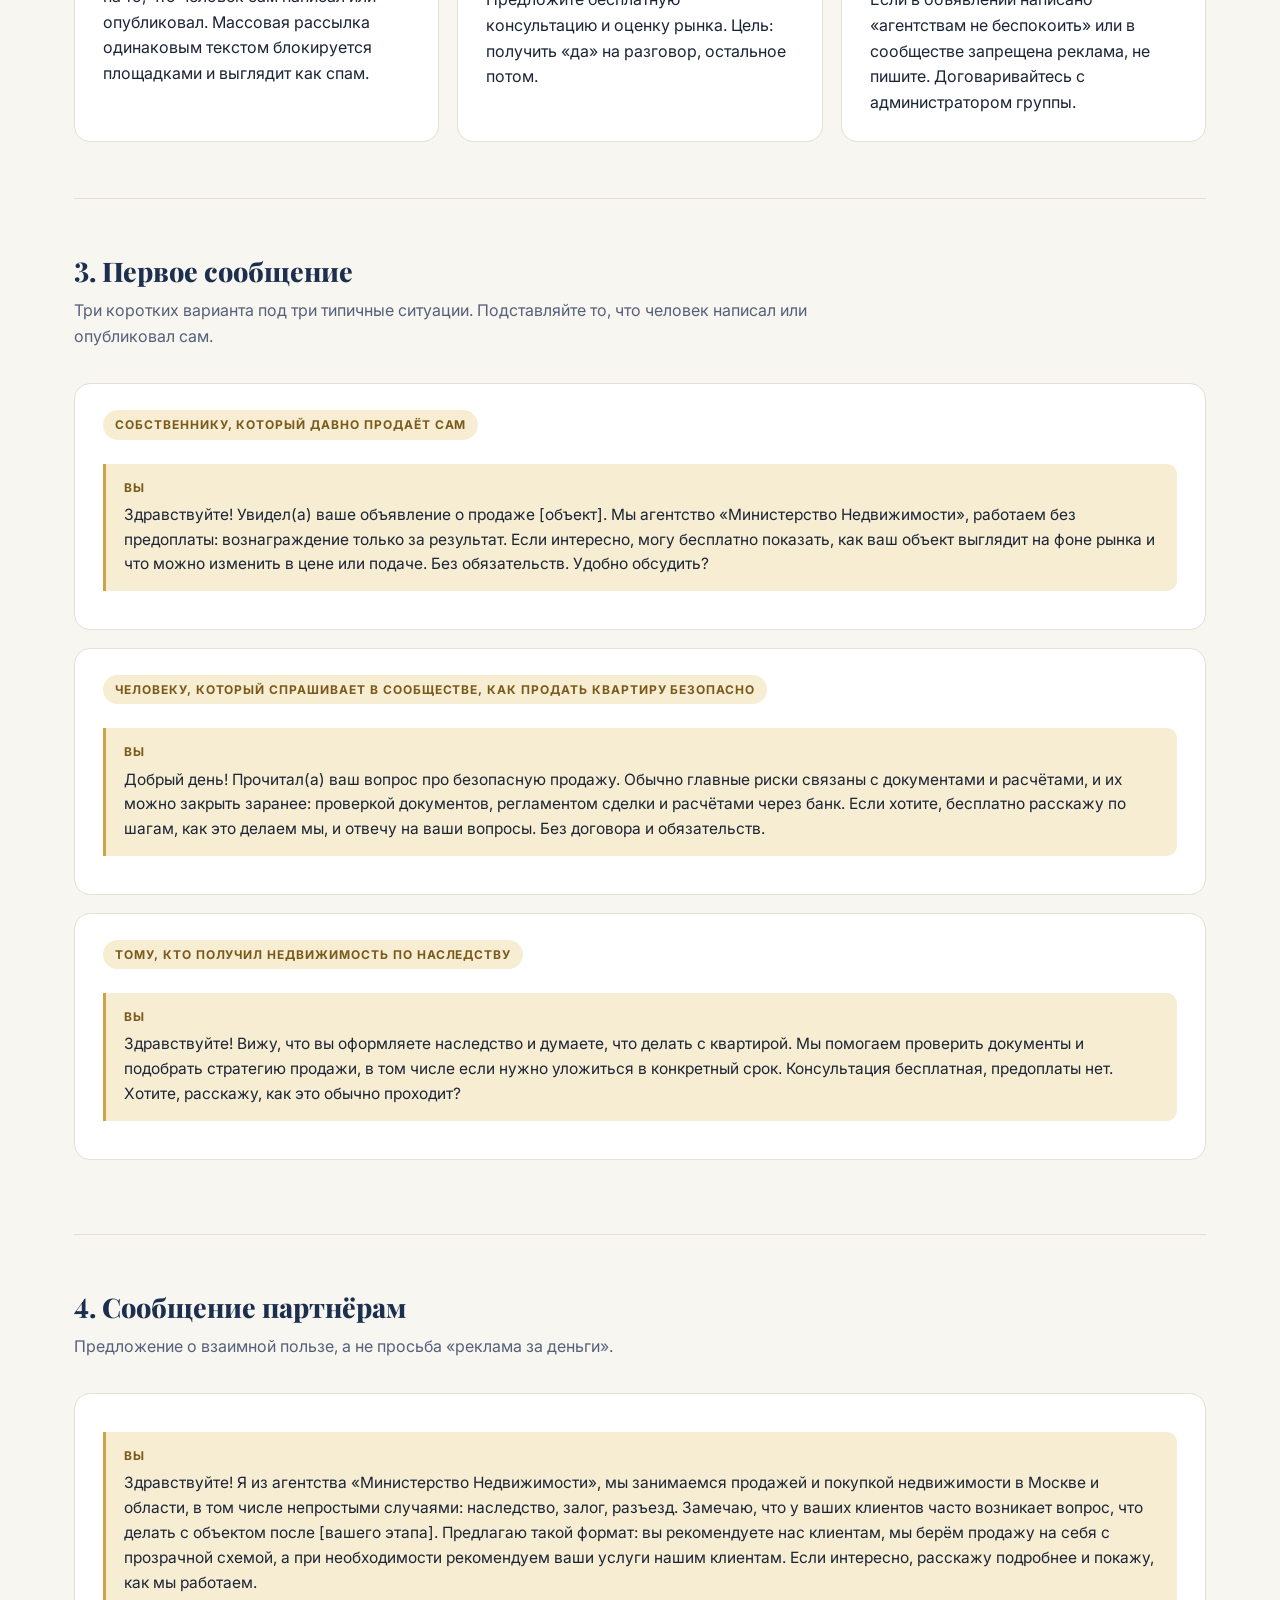
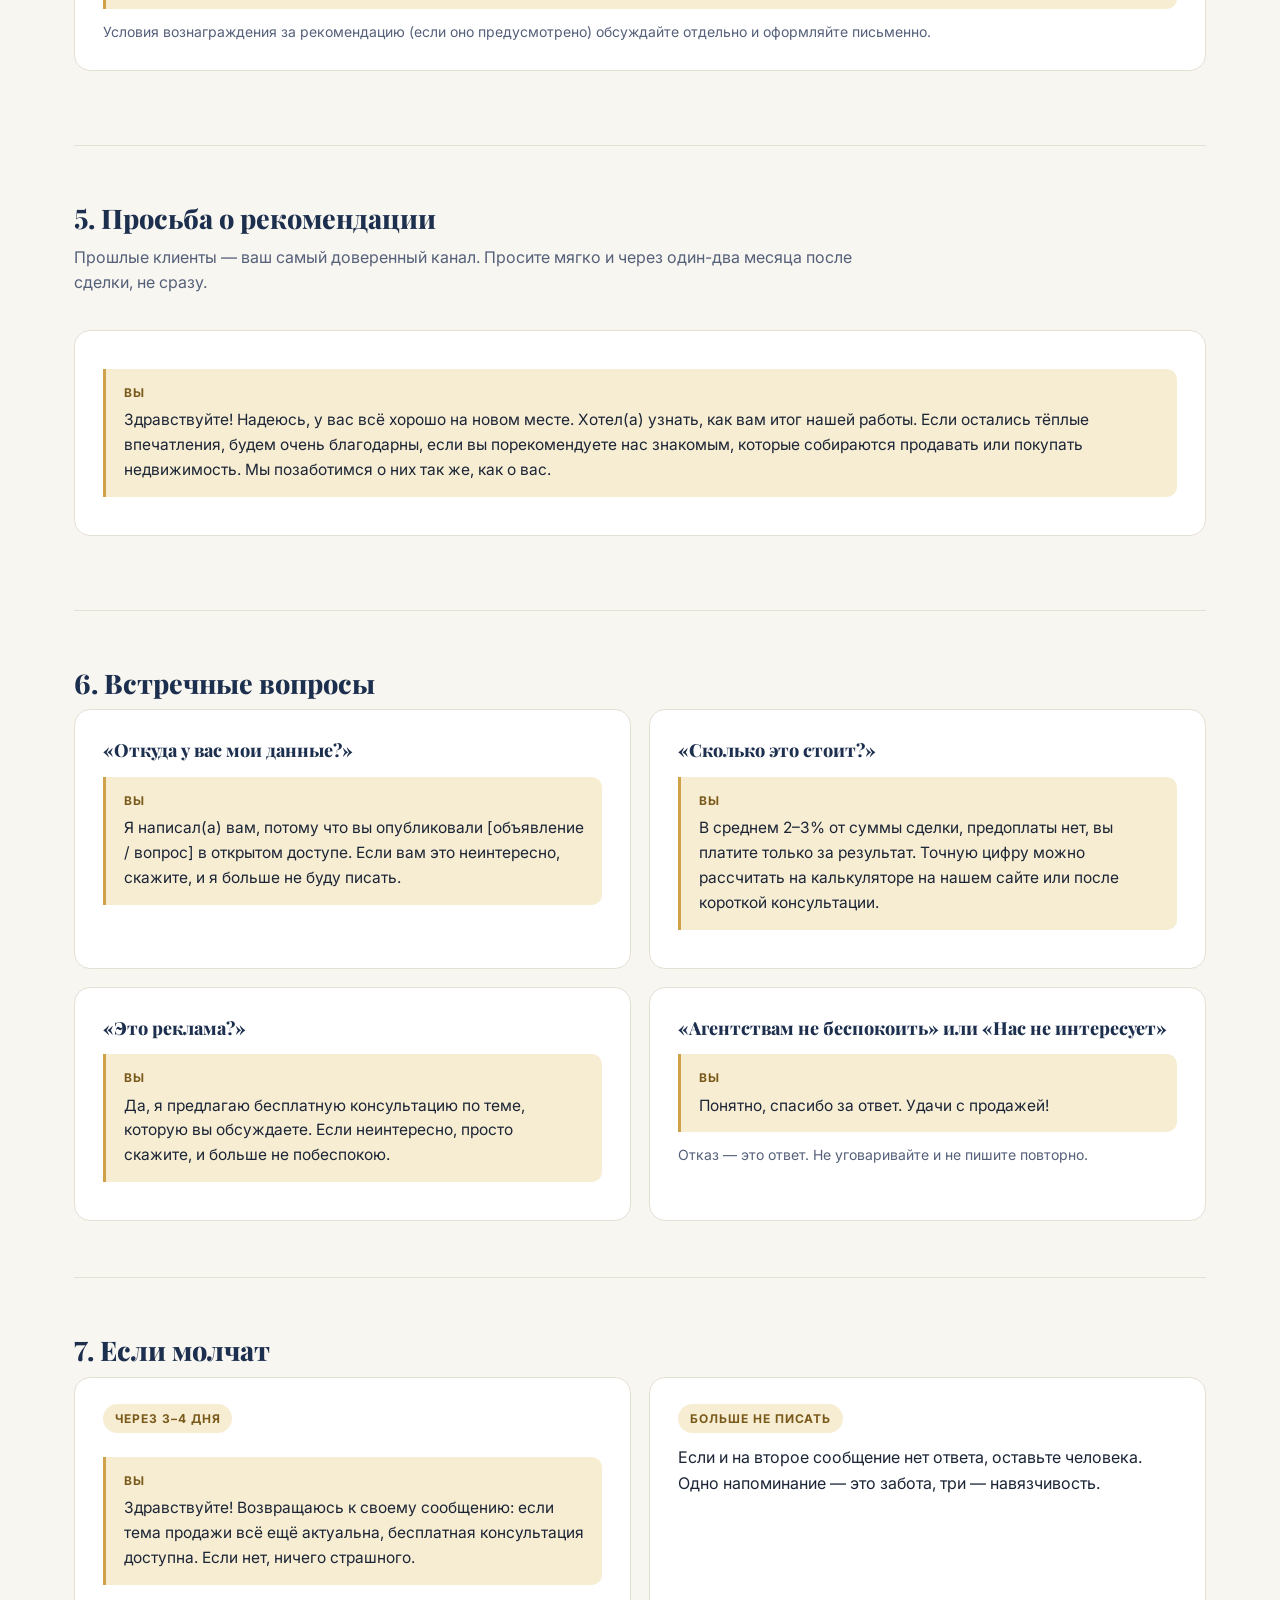
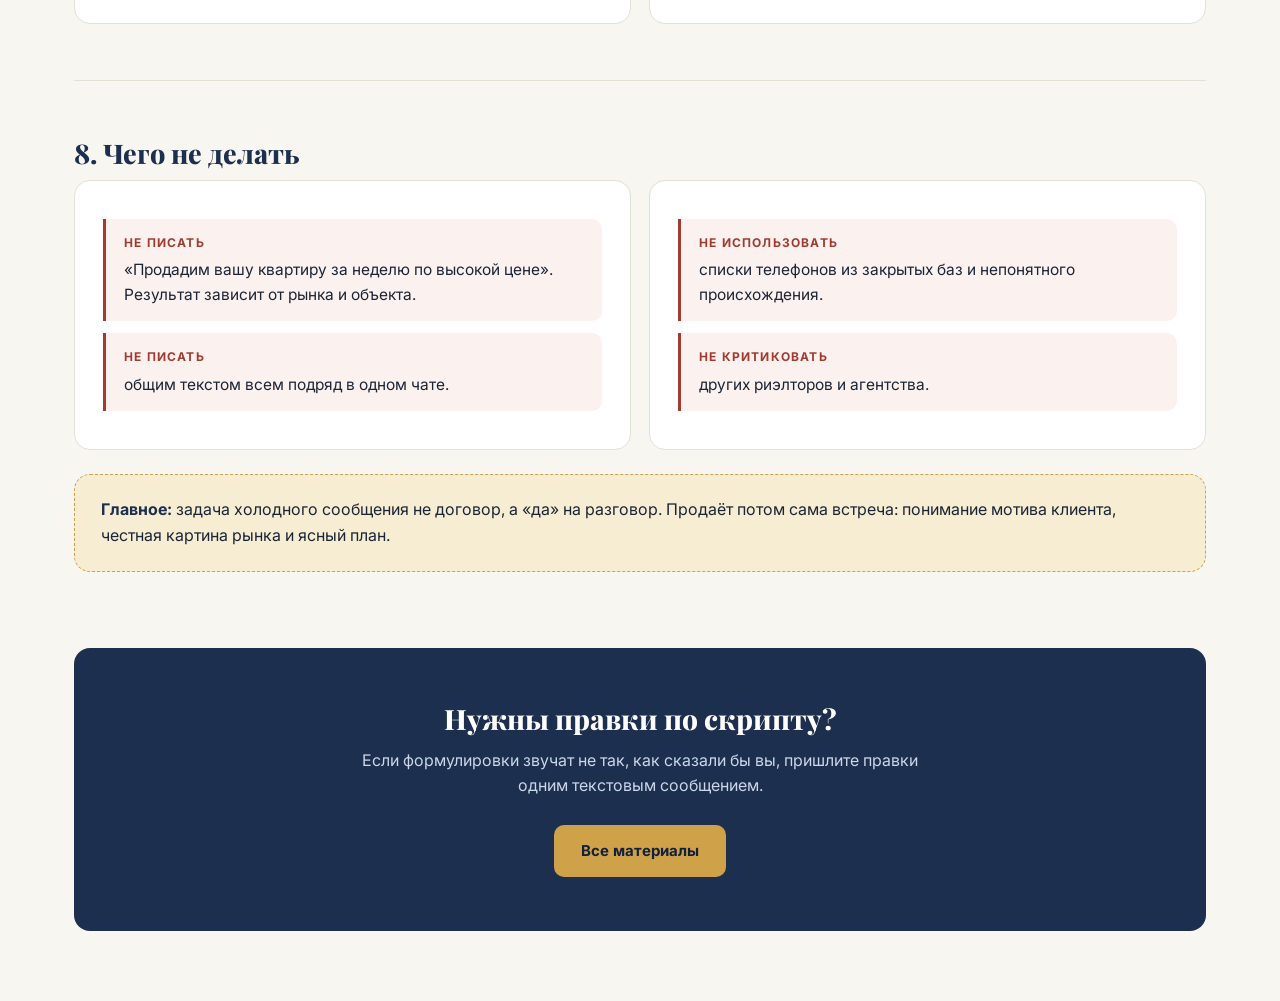
<file: outreach.html>
<!DOCTYPE html>
<html lang="ru">
<head>
<meta charset="UTF-8">
<meta name="viewport" content="width=device-width, initial-scale=1.0">
<title>Скрипт холодных сообщений — Министерство Недвижимости</title>
<meta name="description" content="Как писать первыми: где искать собственников с запросом на продажу, первое сообщение, партнёры, рекомендации.">
<meta name="robots" content="noindex">
<link rel="preconnect" href="https://fonts.googleapis.com">
<link rel="preconnect" href="https://fonts.gstatic.com" crossorigin>
<link href="https://fonts.googleapis.com/css2?family=Playfair+Display:wght@600;700;800&family=Inter:wght@400;500;600;700&display=swap" rel="stylesheet">
<link rel="stylesheet" href="styles.css">
<link rel="stylesheet" href="materials.css">
</head>
<body>

<div class="doc-bar">
  <div class="doc-bar__inner">
    <a href="index.html" class="doc-bar__back">← <span>Назад на сайт</span></a>
    <div class="doc-bar__actions">
      <a href="materials.html" class="btn btn--ghost">Все материалы</a>
      <a href="scripts.html" class="btn btn--ghost">Скрипты продаж</a>
      <button class="btn btn--primary" onclick="window.print()">Сохранить в PDF</button>
    </div>
  </div>
</div>

<div class="container">

  <section class="doc-hero">
    <p class="eyebrow">Материал для внутреннего пользования</p>
    <h1>Скрипт холодных сообщений: как писать первыми</h1>
    <p class="doc-hero__lead">Ваша основная аудитория: собственники квартир, домов и участков в Москве и области, у которых есть сильная причина продавать и которые не хотят заниматься продажей сами. Холодное сообщение не должно «продавать договор». Его задача проще: найти человека с уже видимым запросом и предложить бесплатную консультацию без обязательств. Здесь: где искать, что писать и как довести переписку до встречи.</p>
    <nav class="toc">
      <a href="#who">Где искать</a>
      <a href="#rules">Правила</a>
      <a href="#first">Первое сообщение</a>
      <a href="#partners">Партнёрам</a>
      <a href="#referral">Рекомендации</a>
      <a href="#answers">Встречные вопросы</a>
      <a href="#followup">Если молчат</a>
      <a href="#stop">Чего не делать</a>
    </nav>
  </section>

  <section class="doc-section" id="who">
    <h2>1. Где искать собственников</h2>
    <p class="doc-section__lead">Три направления. Прямое: люди, у которых запрос на продажу уже виден. Партнёрское: специалисты, к которым собственники приходят раньше, чем к вам. Рекомендательное: ваши прошлые клиенты, а у вас высокий процент повторных обращений и рекомендаций.</p>

    <div class="grid-2">
      <div class="card">
        <span class="tag">Прямая аудитория</span>
        <p class="card__title">Где запрос уже виден</p>
        <ul class="ul">
          <li><b>Давно висящие объявления «продаю сам»:</b> если объект на рынке два-три месяца без движения, у человека есть мотив и опыт неудачной самостоятельной продажи.</li>
          <li><b>Районные и городские сообщества Москвы и области:</b> вопросы «как продать квартиру и не нарваться на жуликов», «посоветуйте риэлтора».</li>
          <li><b>Форумы и обсуждения про наследство, разъезд, залоговую недвижимость,</b> где люди описывают ситуацию и ищут помощь.</li>
          <li><b>Ваши статьи в блоге на сайте:</b> по запросам о стоимости услуг риэлтора и продаже квартиры приходят люди, которые уже сравнивают.</li>
        </ul>
      </div>
      <div class="card">
        <span class="tag">Партнёры</span>
        <p class="card__title">У кого такие клиенты уже в контакте</p>
        <ul class="ul">
          <li><b>Нотариусы и юристы по наследственным делам:</b> люди получают квартиру и сразу спрашивают, что делать дальше.</li>
          <li><b>Адвокаты и юристы по семейным делам:</b> разводы и раздел имущества часто заканчиваются продажей.</li>
          <li><b>Ипотечные брокеры и кредитные специалисты:</b> знают клиентов с долгами и недвижимостью в залоге.</li>
          <li><b>Оценщики, налоговые консультанты, переезд и релокация:</b> те, кто сопровождает людей в момент больших перемен.</li>
        </ul>
      </div>
    </div>
  </section>

  <section class="doc-section" id="rules">
    <h2>2. Правила</h2>
    <div class="grid-3">
      <div class="card">
        <p class="card__title">Пишите по одному, не списком</p>
        <p>Каждое сообщение должно ссылаться на то, что человек сам написал или опубликовал. Массовая рассылка одинаковым текстом блокируется площадками и выглядит как спам.</p>
      </div>
      <div class="card">
        <p class="card__title">Не продавайте договор в первом сообщении</p>
        <p>Предложите бесплатную консультацию и оценку рынка. Цель: получить «да» на разговор, остальное потом.</p>
      </div>
      <div class="card">
        <p class="card__title">Соблюдайте правила площадок и пожелания людей</p>
        <p>Если в объявлении написано «агентствам не беспокоить» или в сообществе запрещена реклама, не пишите. Договаривайтесь с администратором группы.</p>
      </div>
    </div>
  </section>

  <section class="doc-section" id="first">
    <h2>3. Первое сообщение</h2>
    <p class="doc-section__lead">Три коротких варианта под три типичные ситуации. Подставляйте то, что человек написал или опубликовал сам.</p>

    <div class="card">
      <span class="tag">Собственнику, который давно продаёт сам</span>
      <div class="say">
        <span class="say__who">Вы</span>
        Здравствуйте! Увидел(а) ваше объявление о продаже [объект]. Мы агентство «Министерство Недвижимости», работаем без предоплаты: вознаграждение только за результат. Если интересно, могу бесплатно показать, как ваш объект выглядит на фоне рынка и что можно изменить в цене или подаче. Без обязательств. Удобно обсудить?
      </div>
    </div>
    <div class="card">
      <span class="tag">Человеку, который спрашивает в сообществе, как продать квартиру безопасно</span>
      <div class="say">
        <span class="say__who">Вы</span>
        Добрый день! Прочитал(а) ваш вопрос про безопасную продажу. Обычно главные риски связаны с документами и расчётами, и их можно закрыть заранее: проверкой документов, регламентом сделки и расчётами через банк. Если хотите, бесплатно расскажу по шагам, как это делаем мы, и отвечу на ваши вопросы. Без договора и обязательств.
      </div>
    </div>
    <div class="card">
      <span class="tag">Тому, кто получил недвижимость по наследству</span>
      <div class="say">
        <span class="say__who">Вы</span>
        Здравствуйте! Вижу, что вы оформляете наследство и думаете, что делать с квартирой. Мы помогаем проверить документы и подобрать стратегию продажи, в том числе если нужно уложиться в конкретный срок. Консультация бесплатная, предоплаты нет. Хотите, расскажу, как это обычно проходит?
      </div>
    </div>
  </section>

  <section class="doc-section" id="partners">
    <h2>4. Сообщение партнёрам</h2>
    <p class="doc-section__lead">Предложение о взаимной пользе, а не просьба «реклама за деньги».</p>
    <div class="card">
      <div class="say">
        <span class="say__who">Вы</span>
        Здравствуйте! Я из агентства «Министерство Недвижимости», мы занимаемся продажей и покупкой недвижимости в Москве и области, в том числе непростыми случаями: наследство, залог, разъезд. Замечаю, что у ваших клиентов часто возникает вопрос, что делать с объектом после [вашего этапа]. Предлагаю такой формат: вы рекомендуете нас клиентам, мы берём продажу на себя с прозрачной схемой, а при необходимости рекомендуем ваши услуги нашим клиентам. Если интересно, расскажу подробнее и покажу, как мы работаем.
      </div>
      <p class="card__note">Условия вознаграждения за рекомендацию (если оно предусмотрено) обсуждайте отдельно и оформляйте письменно.</p>
    </div>
  </section>

  <section class="doc-section" id="referral">
    <h2>5. Просьба о рекомендации</h2>
    <p class="doc-section__lead">Прошлые клиенты — ваш самый доверенный канал. Просите мягко и через один-два месяца после сделки, не сразу.</p>
    <div class="card">
      <div class="say">
        <span class="say__who">Вы</span>
        Здравствуйте! Надеюсь, у вас всё хорошо на новом месте. Хотел(а) узнать, как вам итог нашей работы. Если остались тёплые впечатления, будем очень благодарны, если вы порекомендуете нас знакомым, которые собираются продавать или покупать недвижимость. Мы позаботимся о них так же, как о вас.
      </div>
    </div>
  </section>

  <section class="doc-section" id="answers">
    <h2>6. Встречные вопросы</h2>
    <div class="grid-2">
      <div class="card">
        <p class="card__title">«Откуда у вас мои данные?»</p>
        <div class="say"><span class="say__who">Вы</span>Я написал(а) вам, потому что вы опубликовали [объявление / вопрос] в открытом доступе. Если вам это неинтересно, скажите, и я больше не буду писать.</div>
      </div>
      <div class="card">
        <p class="card__title">«Сколько это стоит?»</p>
        <div class="say"><span class="say__who">Вы</span>В среднем 2–3% от суммы сделки, предоплаты нет, вы платите только за результат. Точную цифру можно рассчитать на калькуляторе на нашем сайте или после короткой консультации.</div>
      </div>
      <div class="card">
        <p class="card__title">«Это реклама?»</p>
        <div class="say"><span class="say__who">Вы</span>Да, я предлагаю бесплатную консультацию по теме, которую вы обсуждаете. Если неинтересно, просто скажите, и больше не побеспокою.</div>
      </div>
      <div class="card">
        <p class="card__title">«Агентствам не беспокоить» или «Нас не интересует»</p>
        <div class="say"><span class="say__who">Вы</span>Понятно, спасибо за ответ. Удачи с продажей!</div>
        <p class="card__note">Отказ — это ответ. Не уговаривайте и не пишите повторно.</p>
      </div>
    </div>
  </section>

  <section class="doc-section" id="followup">
    <h2>7. Если молчат</h2>
    <div class="grid-2">
      <div class="card">
        <span class="tag">Через 3–4 дня</span>
        <div class="say"><span class="say__who">Вы</span>Здравствуйте! Возвращаюсь к своему сообщению: если тема продажи всё ещё актуальна, бесплатная консультация доступна. Если нет, ничего страшного.</div>
      </div>
      <div class="card">
        <span class="tag">Больше не писать</span>
        <p>Если и на второе сообщение нет ответа, оставьте человека. Одно напоминание — это забота, три — навязчивость.</p>
      </div>
    </div>
  </section>

  <section class="doc-section" id="stop">
    <h2>8. Чего не делать</h2>
    <div class="grid-2">
      <div class="card">
        <div class="say say--stop"><span class="say__who">Не писать</span>«Продадим вашу квартиру за неделю по высокой цене». Результат зависит от рынка и объекта.</div>
        <div class="say say--stop"><span class="say__who">Не писать</span>общим текстом всем подряд в одном чате.</div>
      </div>
      <div class="card">
        <div class="say say--stop"><span class="say__who">Не использовать</span>списки телефонов из закрытых баз и непонятного происхождения.</div>
        <div class="say say--stop"><span class="say__who">Не критиковать</span>других риэлторов и агентства.</div>
      </div>
    </div>
    <div class="tip"><strong>Главное:</strong> задача холодного сообщения не договор, а «да» на разговор. Продаёт потом сама встреча: понимание мотива клиента, честная картина рынка и ясный план.</div>
  </section>

  <div class="cta-final">
    <h2>Нужны правки по скрипту?</h2>
    <p>Если формулировки звучат не так, как сказали бы вы, пришлите правки одним текстовым сообщением.</p>
    <div class="cta-final__actions"><a href="materials.html" class="btn btn--accent">Все материалы</a></div>
  </div>

</div>

</body>
</html>
</file>
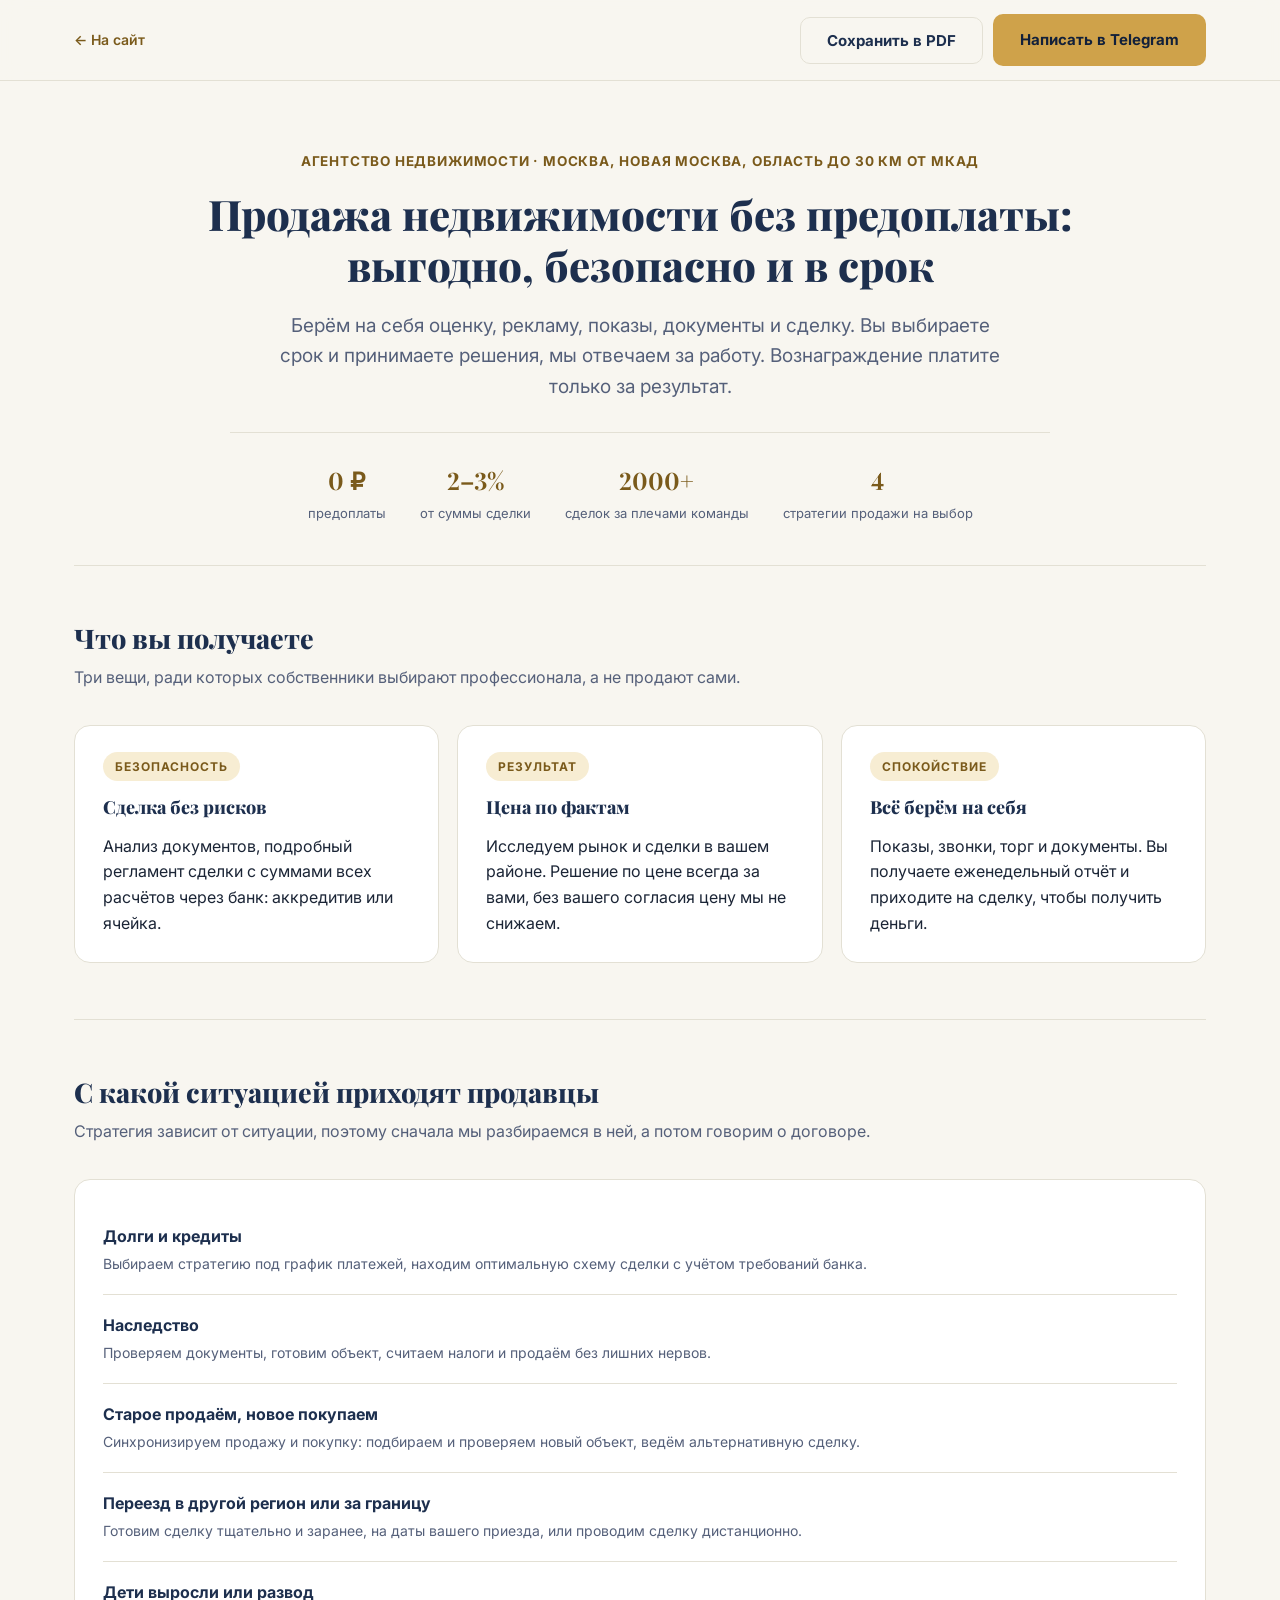
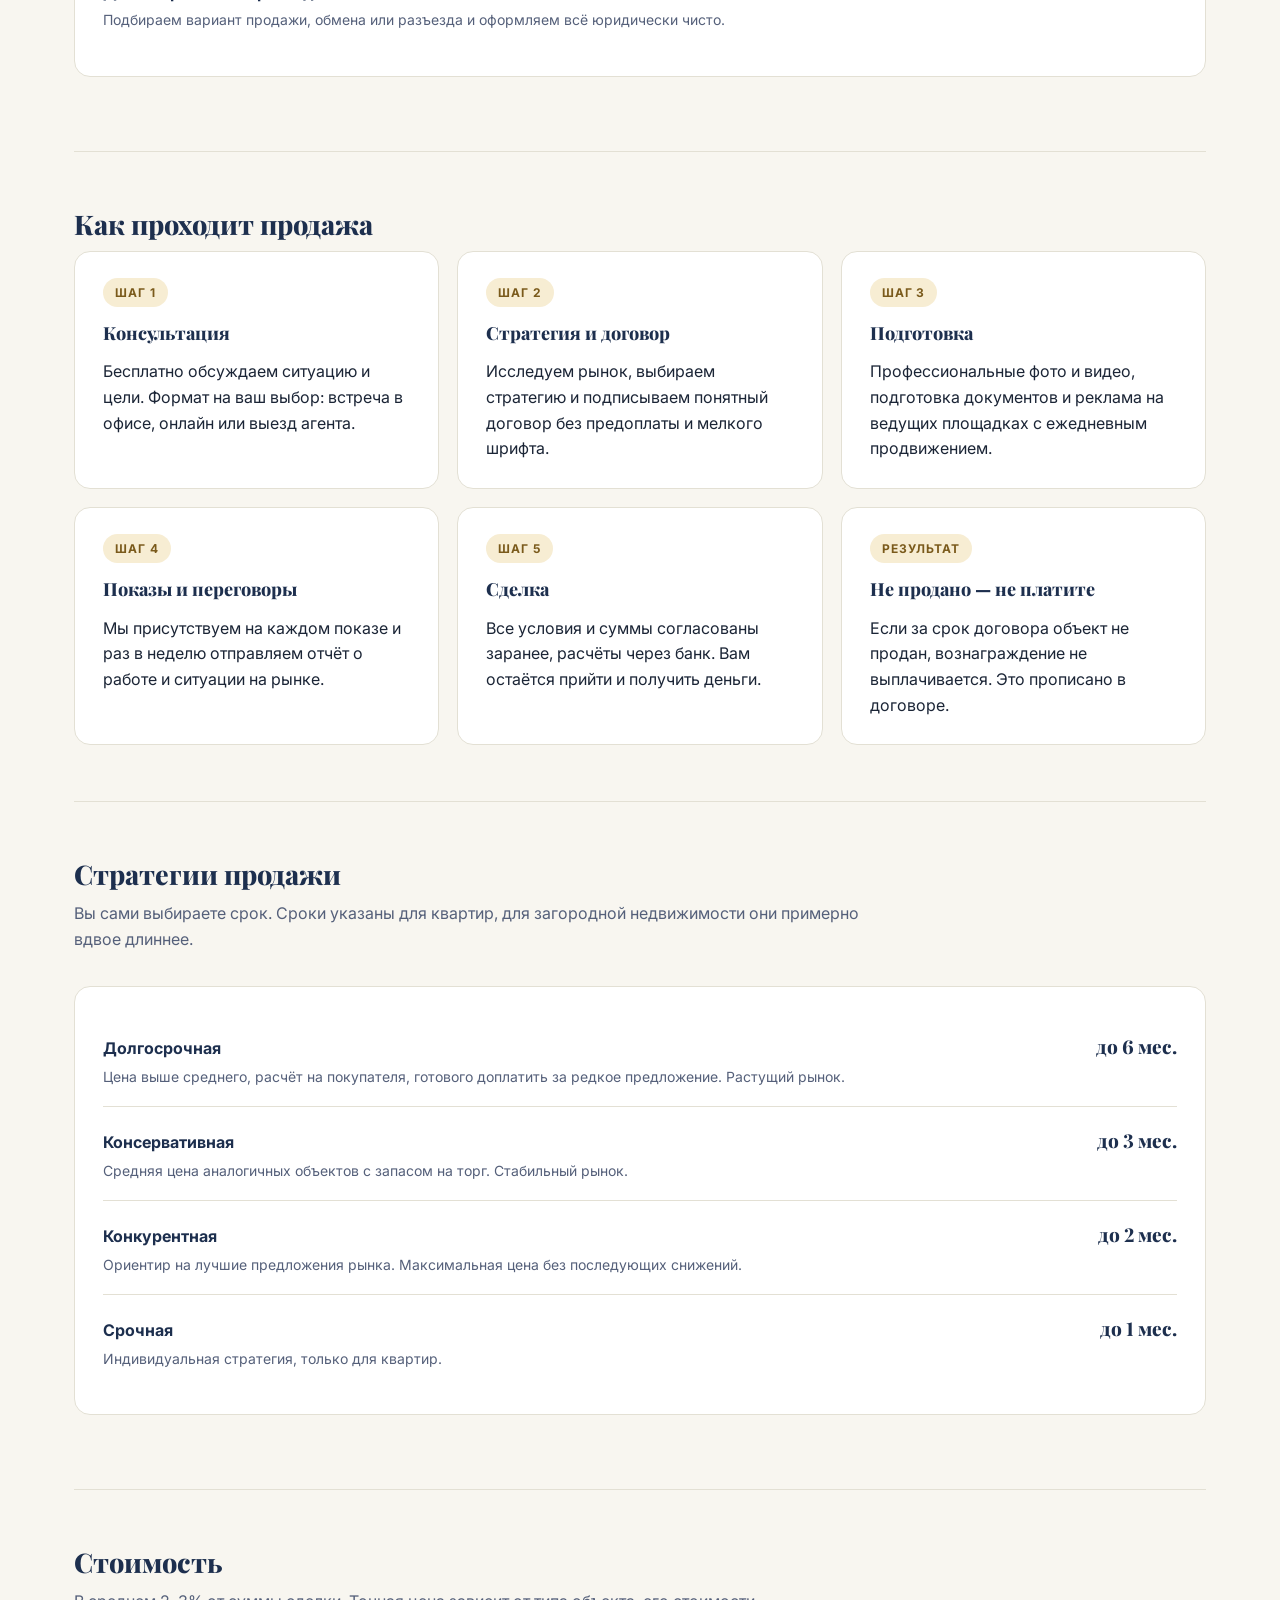
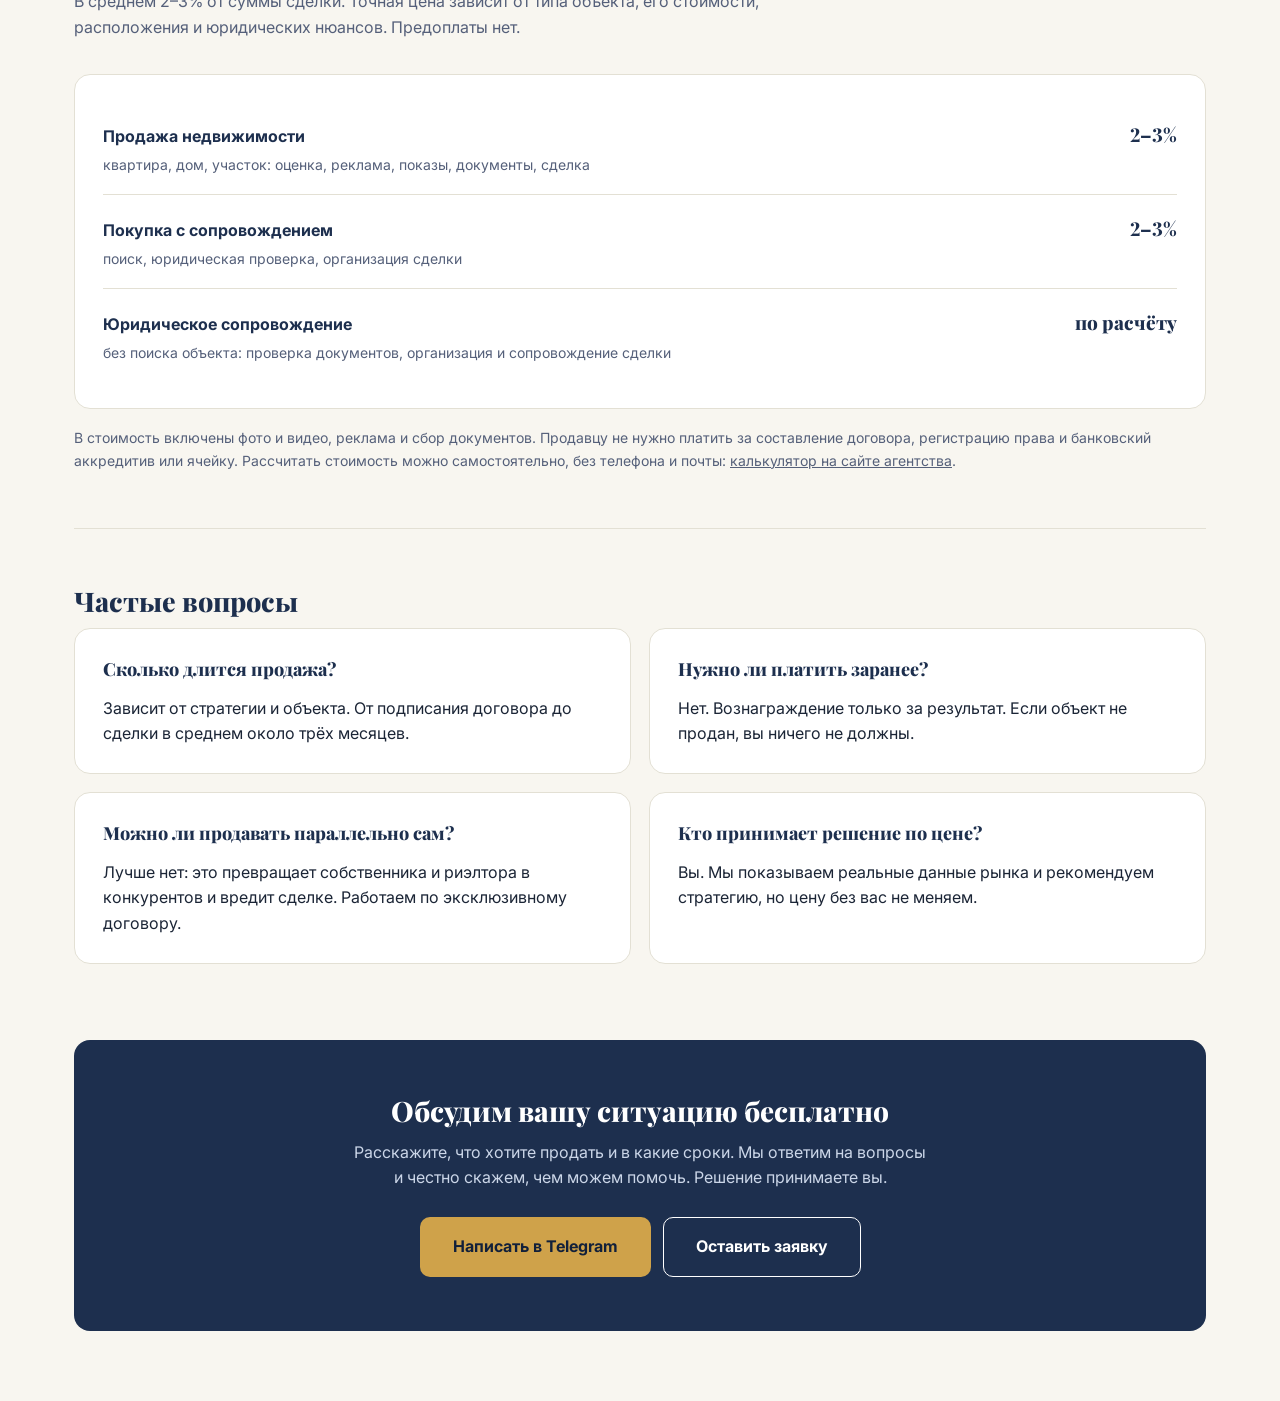
<file: presentation.html>
<!DOCTYPE html>
<html lang="ru">
<head>
<meta charset="UTF-8">
<meta name="viewport" content="width=device-width, initial-scale=1.0">
<title>Презентация услуг — Министерство Недвижимости</title>
<meta name="description" content="Продажа квартиры, дома и участка в Москве и области без предоплаты: ситуации, стратегии, стоимость и условия работы.">
<meta name="robots" content="noindex">
<link rel="preconnect" href="https://fonts.googleapis.com">
<link rel="preconnect" href="https://fonts.gstatic.com" crossorigin>
<link href="https://fonts.googleapis.com/css2?family=Playfair+Display:wght@600;700;800&family=Inter:wght@400;500;600;700&display=swap" rel="stylesheet">
<link rel="stylesheet" href="styles.css">
<link rel="stylesheet" href="materials.css">
</head>
<body>

<div class="doc-bar">
  <div class="doc-bar__inner">
    <a href="index.html" class="doc-bar__back">← <span>На сайт</span></a>
    <div class="doc-bar__actions">
      <button class="btn btn--ghost" onclick="window.print()">Сохранить в PDF</button>
      <a href="https://t.me/Alexander_Vodolazov" target="_blank" rel="noopener" class="btn btn--primary">Написать в Telegram</a>
    </div>
  </div>
</div>

<div class="container">

  <section class="pitch">
    <p class="eyebrow eyebrow--center">Агентство недвижимости · Москва, Новая Москва, область до 30 км от МКАД</p>
    <h1>Продажа недвижимости без предоплаты: выгодно, безопасно и в срок</h1>
    <p class="pitch__lead">Берём на себя оценку, рекламу, показы, документы и сделку. Вы выбираете срок и принимаете решения, мы отвечаем за работу. Вознаграждение платите только за результат.</p>
    <div class="pitch__meta">
      <div><b>0 ₽</b><span>предоплаты</span></div>
      <div><b>2–3%</b><span>от суммы сделки</span></div>
      <div><b>2000+</b><span>сделок за плечами команды</span></div>
      <div><b>4</b><span>стратегии продажи на выбор</span></div>
    </div>
  </section>

  <section class="doc-section">
    <h2>Что вы получаете</h2>
    <p class="doc-section__lead">Три вещи, ради которых собственники выбирают профессионала, а не продают сами.</p>
    <div class="grid-3">
      <div class="card">
        <span class="tag">Безопасность</span>
        <p class="card__title">Сделка без рисков</p>
        <p>Анализ документов, подробный регламент сделки с суммами всех расчётов через банк: аккредитив или ячейка.</p>
      </div>
      <div class="card">
        <span class="tag">Результат</span>
        <p class="card__title">Цена по фактам</p>
        <p>Исследуем рынок и сделки в вашем районе. Решение по цене всегда за вами, без вашего согласия цену мы не снижаем.</p>
      </div>
      <div class="card">
        <span class="tag">Спокойствие</span>
        <p class="card__title">Всё берём на себя</p>
        <p>Показы, звонки, торг и документы. Вы получаете еженедельный отчёт и приходите на сделку, чтобы получить деньги.</p>
      </div>
    </div>
  </section>

  <section class="doc-section">
    <h2>С какой ситуацией приходят продавцы</h2>
    <p class="doc-section__lead">Стратегия зависит от ситуации, поэтому сначала мы разбираемся в ней, а потом говорим о договоре.</p>
    <div class="card">
      <div class="offer"><div><span class="offer__name">Долги и кредиты</span><span class="offer__desc">Выбираем стратегию под график платежей, находим оптимальную схему сделки с учётом требований банка.</span></div></div>
      <div class="offer"><div><span class="offer__name">Наследство</span><span class="offer__desc">Проверяем документы, готовим объект, считаем налоги и продаём без лишних нервов.</span></div></div>
      <div class="offer"><div><span class="offer__name">Старое продаём, новое покупаем</span><span class="offer__desc">Синхронизируем продажу и покупку: подбираем и проверяем новый объект, ведём альтернативную сделку.</span></div></div>
      <div class="offer"><div><span class="offer__name">Переезд в другой регион или за границу</span><span class="offer__desc">Готовим сделку тщательно и заранее, на даты вашего приезда, или проводим сделку дистанционно.</span></div></div>
      <div class="offer"><div><span class="offer__name">Дети выросли или развод</span><span class="offer__desc">Подбираем вариант продажи, обмена или разъезда и оформляем всё юридически чисто.</span></div></div>
    </div>
  </section>

  <section class="doc-section">
    <h2>Как проходит продажа</h2>
    <div class="grid-3">
      <div class="card">
        <span class="tag">Шаг 1</span>
        <p class="card__title">Консультация</p>
        <p>Бесплатно обсуждаем ситуацию и цели. Формат на ваш выбор: встреча в офисе, онлайн или выезд агента.</p>
      </div>
      <div class="card">
        <span class="tag">Шаг 2</span>
        <p class="card__title">Стратегия и договор</p>
        <p>Исследуем рынок, выбираем стратегию и подписываем понятный договор без предоплаты и мелкого шрифта.</p>
      </div>
      <div class="card">
        <span class="tag">Шаг 3</span>
        <p class="card__title">Подготовка</p>
        <p>Профессиональные фото и видео, подготовка документов и реклама на ведущих площадках с ежедневным продвижением.</p>
      </div>
      <div class="card">
        <span class="tag">Шаг 4</span>
        <p class="card__title">Показы и переговоры</p>
        <p>Мы присутствуем на каждом показе и раз в неделю отправляем отчёт о работе и ситуации на рынке.</p>
      </div>
      <div class="card">
        <span class="tag">Шаг 5</span>
        <p class="card__title">Сделка</p>
        <p>Все условия и суммы согласованы заранее, расчёты через банк. Вам остаётся прийти и получить деньги.</p>
      </div>
      <div class="card">
        <span class="tag">Результат</span>
        <p class="card__title">Не продано — не платите</p>
        <p>Если за срок договора объект не продан, вознаграждение не выплачивается. Это прописано в договоре.</p>
      </div>
    </div>
  </section>

  <section class="doc-section">
    <h2>Стратегии продажи</h2>
    <p class="doc-section__lead">Вы сами выбираете срок. Сроки указаны для квартир, для загородной недвижимости они примерно вдвое длиннее.</p>
    <div class="card">
      <div class="offer"><div><span class="offer__name">Долгосрочная</span><span class="offer__desc">Цена выше среднего, расчёт на покупателя, готового доплатить за редкое предложение. Растущий рынок.</span></div><span class="offer__price">до 6 мес.</span></div>
      <div class="offer"><div><span class="offer__name">Консервативная</span><span class="offer__desc">Средняя цена аналогичных объектов с запасом на торг. Стабильный рынок.</span></div><span class="offer__price">до 3 мес.</span></div>
      <div class="offer"><div><span class="offer__name">Конкурентная</span><span class="offer__desc">Ориентир на лучшие предложения рынка. Максимальная цена без последующих снижений.</span></div><span class="offer__price">до 2 мес.</span></div>
      <div class="offer"><div><span class="offer__name">Срочная</span><span class="offer__desc">Индивидуальная стратегия, только для квартир.</span></div><span class="offer__price">до 1 мес.</span></div>
    </div>
  </section>

  <section class="doc-section">
    <h2>Стоимость</h2>
    <p class="doc-section__lead">В среднем 2–3% от суммы сделки. Точная цена зависит от типа объекта, его стоимости, расположения и юридических нюансов. Предоплаты нет.</p>
    <div class="card">
      <div class="offer"><div><span class="offer__name">Продажа недвижимости</span><span class="offer__desc">квартира, дом, участок: оценка, реклама, показы, документы, сделка</span></div><span class="offer__price">2–3%</span></div>
      <div class="offer"><div><span class="offer__name">Покупка с сопровождением</span><span class="offer__desc">поиск, юридическая проверка, организация сделки</span></div><span class="offer__price">2–3%</span></div>
      <div class="offer"><div><span class="offer__name">Юридическое сопровождение</span><span class="offer__desc">без поиска объекта: проверка документов, организация и сопровождение сделки</span></div><span class="offer__price">по расчёту</span></div>
    </div>
    <p class="card__note">В стоимость включены фото и видео, реклама и сбор документов. Продавцу не нужно платить за составление договора, регистрацию права и банковский аккредитив или ячейку. Рассчитать стоимость можно самостоятельно, без телефона и почты: <a href="https://министерство-недвижимости.рф/stoimost-uslug/" target="_blank" rel="noopener" style="text-decoration:underline">калькулятор на сайте агентства</a>.</p>
  </section>

  <section class="doc-section">
    <h2>Частые вопросы</h2>
    <div class="grid-2">
      <div class="card"><p class="card__title">Сколько длится продажа?</p><p>Зависит от стратегии и объекта. От подписания договора до сделки в среднем около трёх месяцев.</p></div>
      <div class="card"><p class="card__title">Нужно ли платить заранее?</p><p>Нет. Вознаграждение только за результат. Если объект не продан, вы ничего не должны.</p></div>
      <div class="card"><p class="card__title">Можно ли продавать параллельно сам?</p><p>Лучше нет: это превращает собственника и риэлтора в конкурентов и вредит сделке. Работаем по эксклюзивному договору.</p></div>
      <div class="card"><p class="card__title">Кто принимает решение по цене?</p><p>Вы. Мы показываем реальные данные рынка и рекомендуем стратегию, но цену без вас не меняем.</p></div>
    </div>
  </section>

  <div class="cta-final">
    <h2>Обсудим вашу ситуацию бесплатно</h2>
    <p>Расскажите, что хотите продать и в какие сроки. Мы ответим на вопросы и честно скажем, чем можем помочь. Решение принимаете вы.</p>
    <div class="cta-final__actions">
      <a href="https://t.me/Alexander_Vodolazov" target="_blank" rel="noopener" class="btn btn--accent btn--lg">Написать в Telegram</a>
      <a href="index.html#contact" class="btn btn--outline btn--lg" style="color:#fff;border-color:#fff">Оставить заявку</a>
    </div>
  </div>

</div>

</body>
</html>
</file>
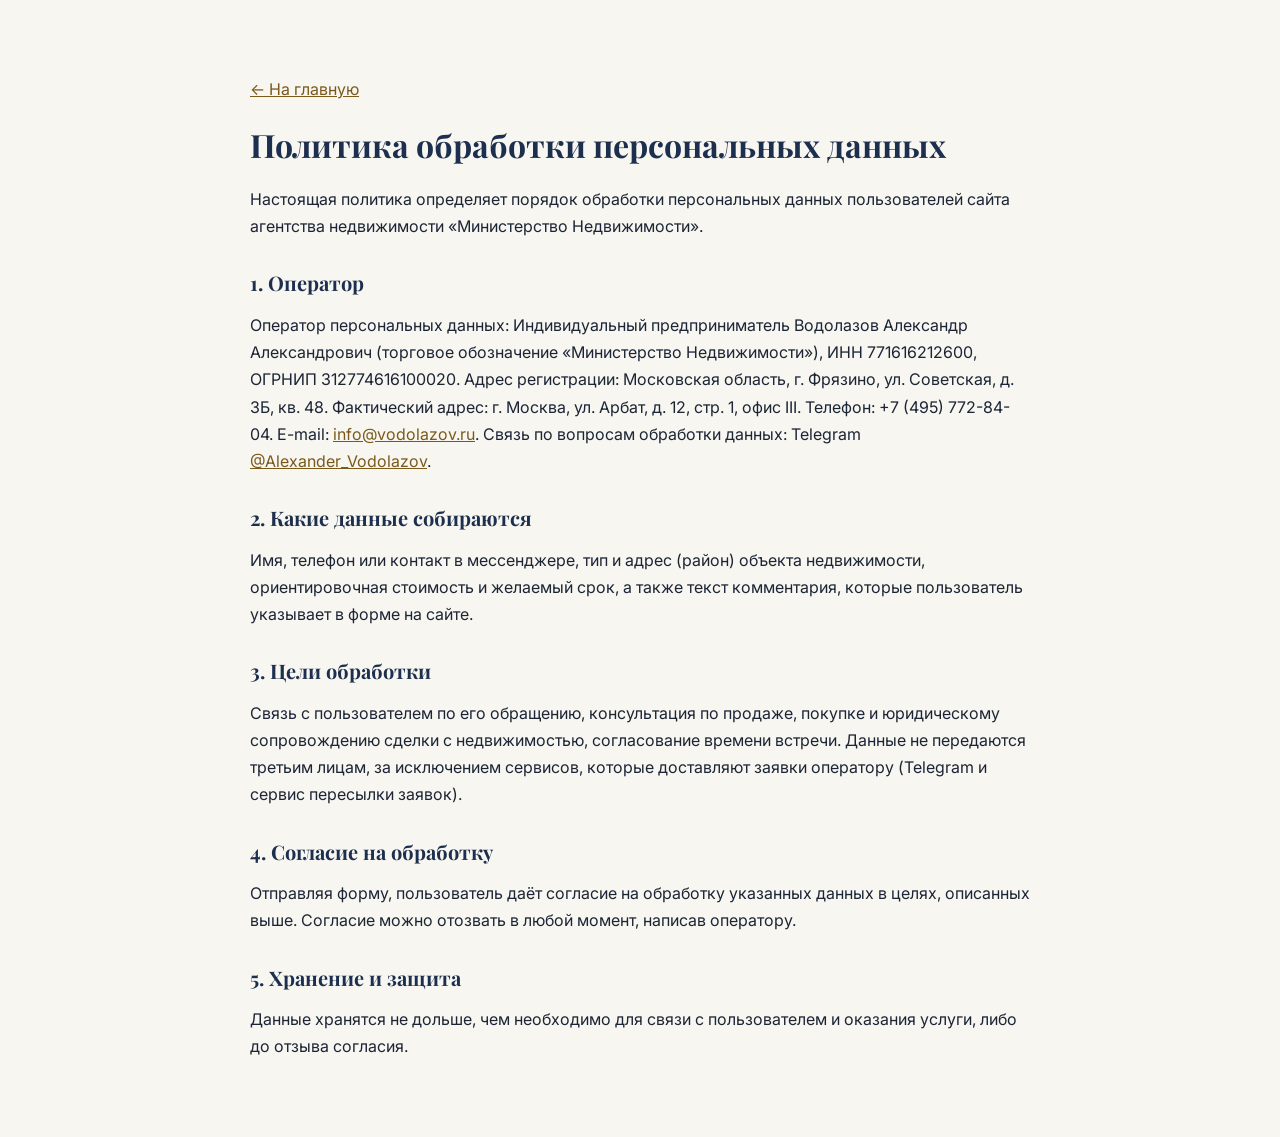
<file: privacy.html>
<!DOCTYPE html>
<html lang="ru">
<head>
<meta charset="UTF-8">
<meta name="viewport" content="width=device-width, initial-scale=1.0">
<title>Политика обработки персональных данных — Министерство Недвижимости</title>
<link href="https://fonts.googleapis.com/css2?family=Playfair+Display:wght@700;800&family=Inter:wght@400;500;600;700&display=swap" rel="stylesheet">
<style>
  body{font-family:'Inter',Arial,sans-serif;max-width:780px;margin:0 auto;padding:60px 24px;color:#1B2536;line-height:1.7;background:#F8F6F0}
  h1,h2{font-family:'Playfair Display',Georgia,serif;color:#1D2F4E;line-height:1.25}
  h2{margin-top:30px;font-size:20px}
  a{color:#7A5A1B}
</style>
</head>
<body>
  <p><a href="index.html">← На главную</a></p>
  <h1>Политика обработки персональных данных</h1>
  <p>Настоящая политика определяет порядок обработки персональных данных пользователей сайта агентства недвижимости «Министерство Недвижимости».</p>

  <h2>1. Оператор</h2>
  <p>Оператор персональных данных: Индивидуальный предприниматель Водолазов Александр Александрович (торговое обозначение «Министерство Недвижимости»), ИНН 771616212600, ОГРНИП 312774616100020. Адрес регистрации: Московская область, г. Фрязино, ул. Советская, д. 3Б, кв. 48. Фактический адрес: г. Москва, ул. Арбат, д. 12, стр. 1, офис III. Телефон: +7 (495) 772-84-04. E-mail: <a href="mailto:info@vodolazov.ru">info@vodolazov.ru</a>. Связь по вопросам обработки данных: Telegram <a href="https://t.me/Alexander_Vodolazov" target="_blank" rel="noopener">@Alexander_Vodolazov</a>.</p>

  <h2>2. Какие данные собираются</h2>
  <p>Имя, телефон или контакт в мессенджере, тип и адрес (район) объекта недвижимости, ориентировочная стоимость и желаемый срок, а также текст комментария, которые пользователь указывает в форме на сайте.</p>

  <h2>3. Цели обработки</h2>
  <p>Связь с пользователем по его обращению, консультация по продаже, покупке и юридическому сопровождению сделки с недвижимостью, согласование времени встречи. Данные не передаются третьим лицам, за исключением сервисов, которые доставляют заявки оператору (Telegram и сервис пересылки заявок).</p>

  <h2>4. Согласие на обработку</h2>
  <p>Отправляя форму, пользователь даёт согласие на обработку указанных данных в целях, описанных выше. Согласие можно отозвать в любой момент, написав оператору.</p>

  <h2>5. Хранение и защита</h2>
  <p>Данные хранятся не дольше, чем необходимо для связи с пользователем и оказания услуги, либо до отзыва согласия.</p>
</body>
</html>
</file>
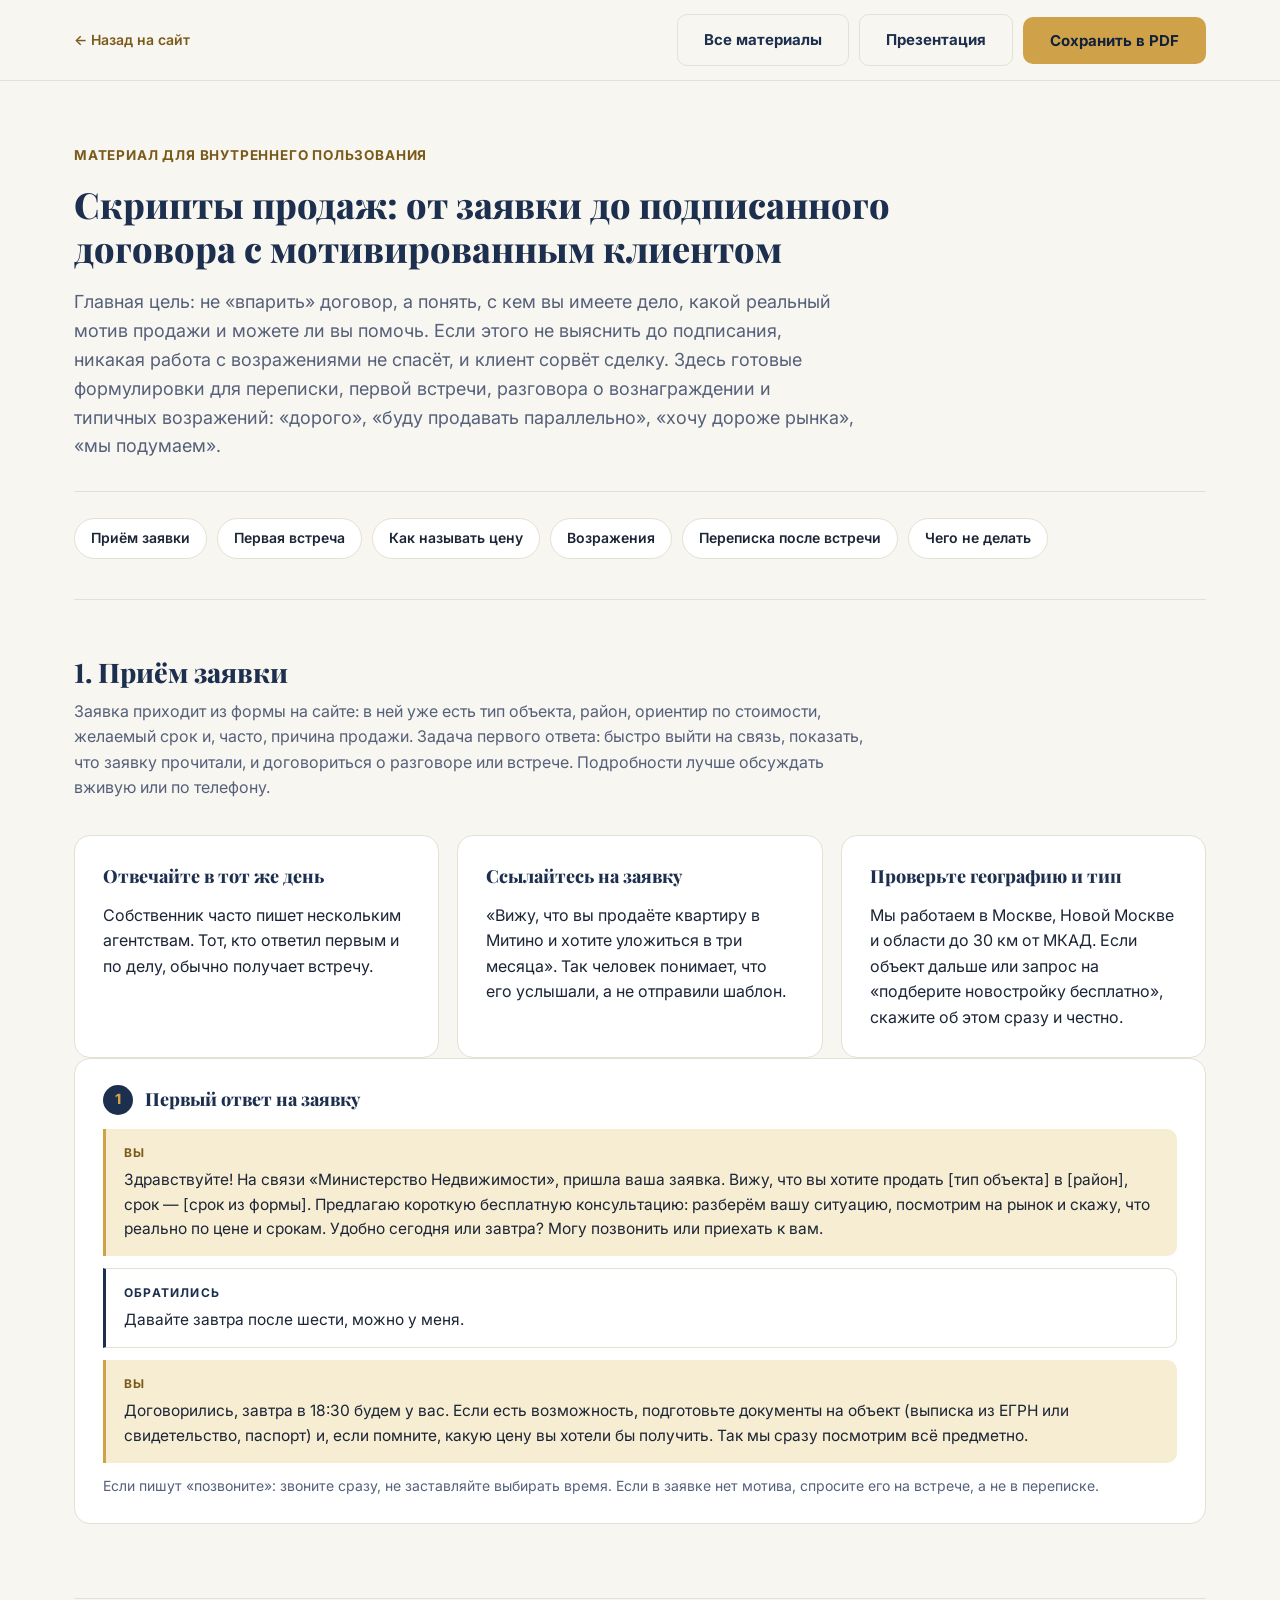
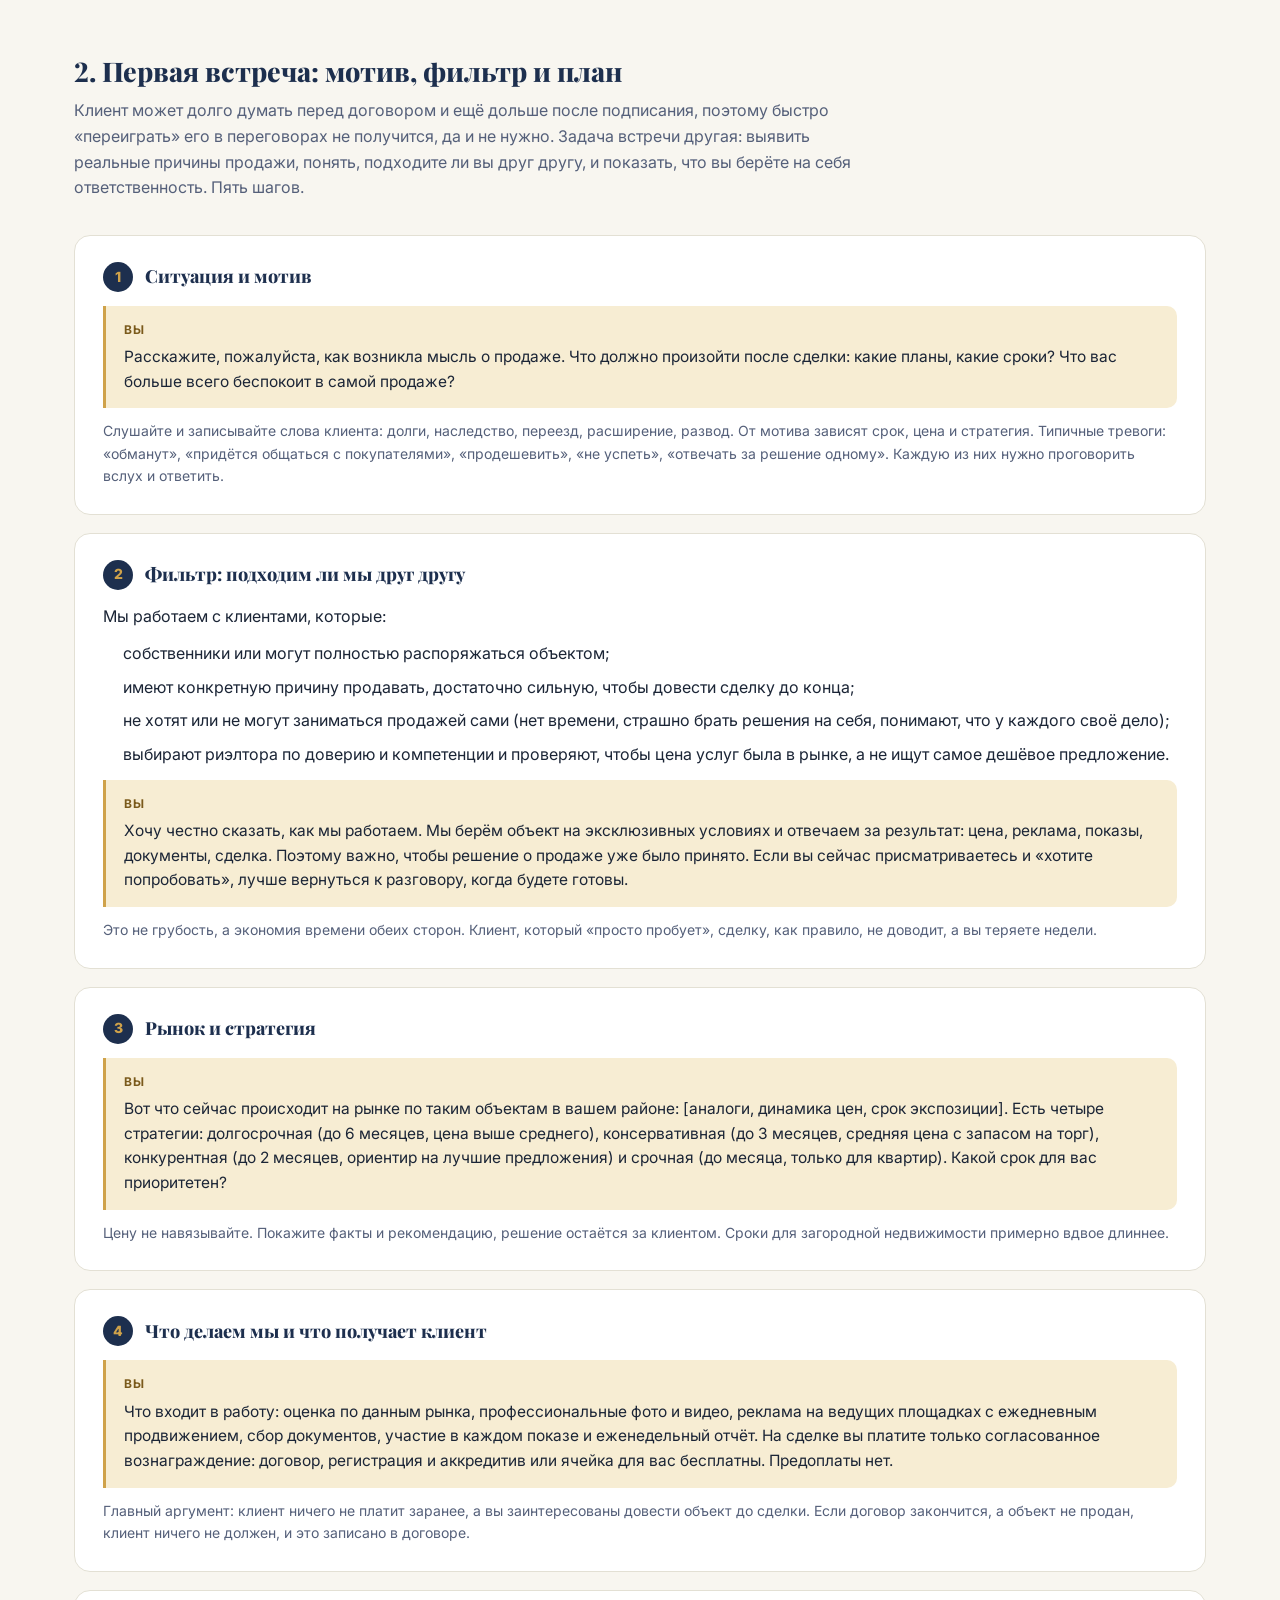
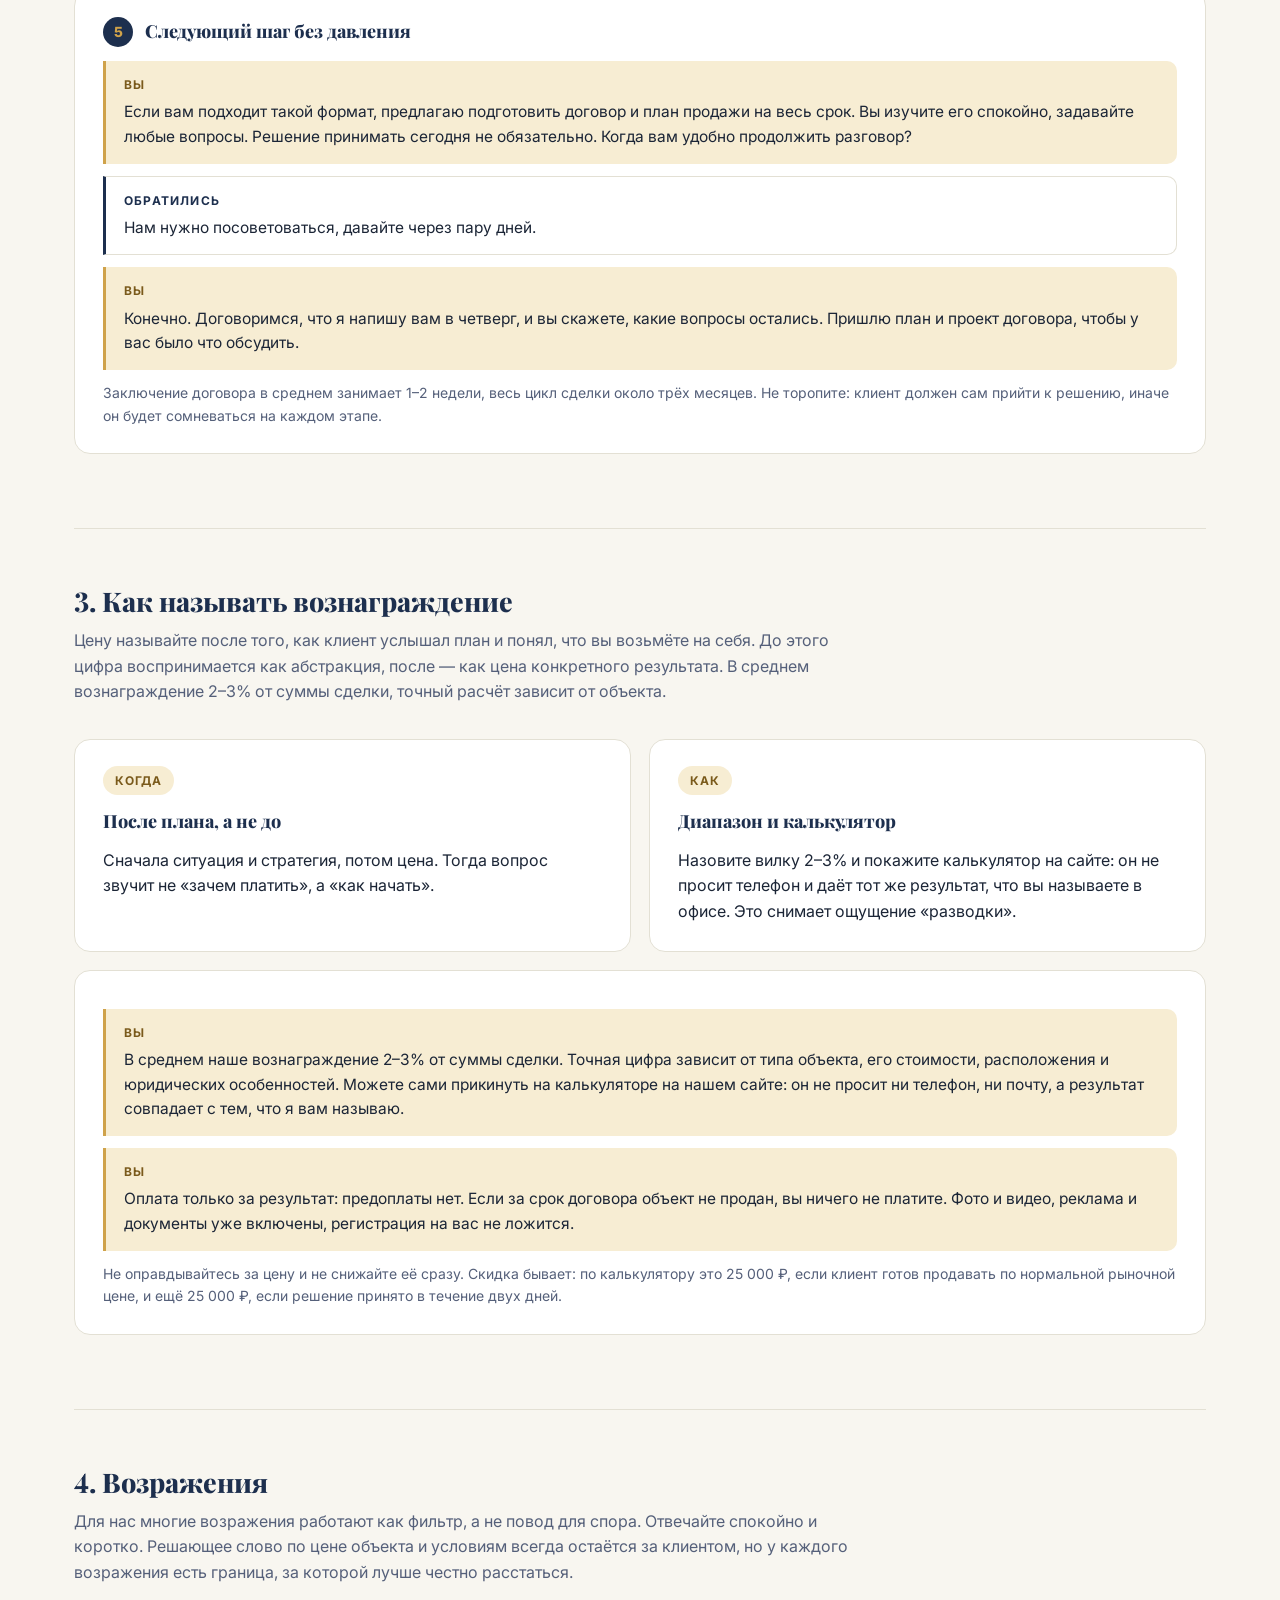
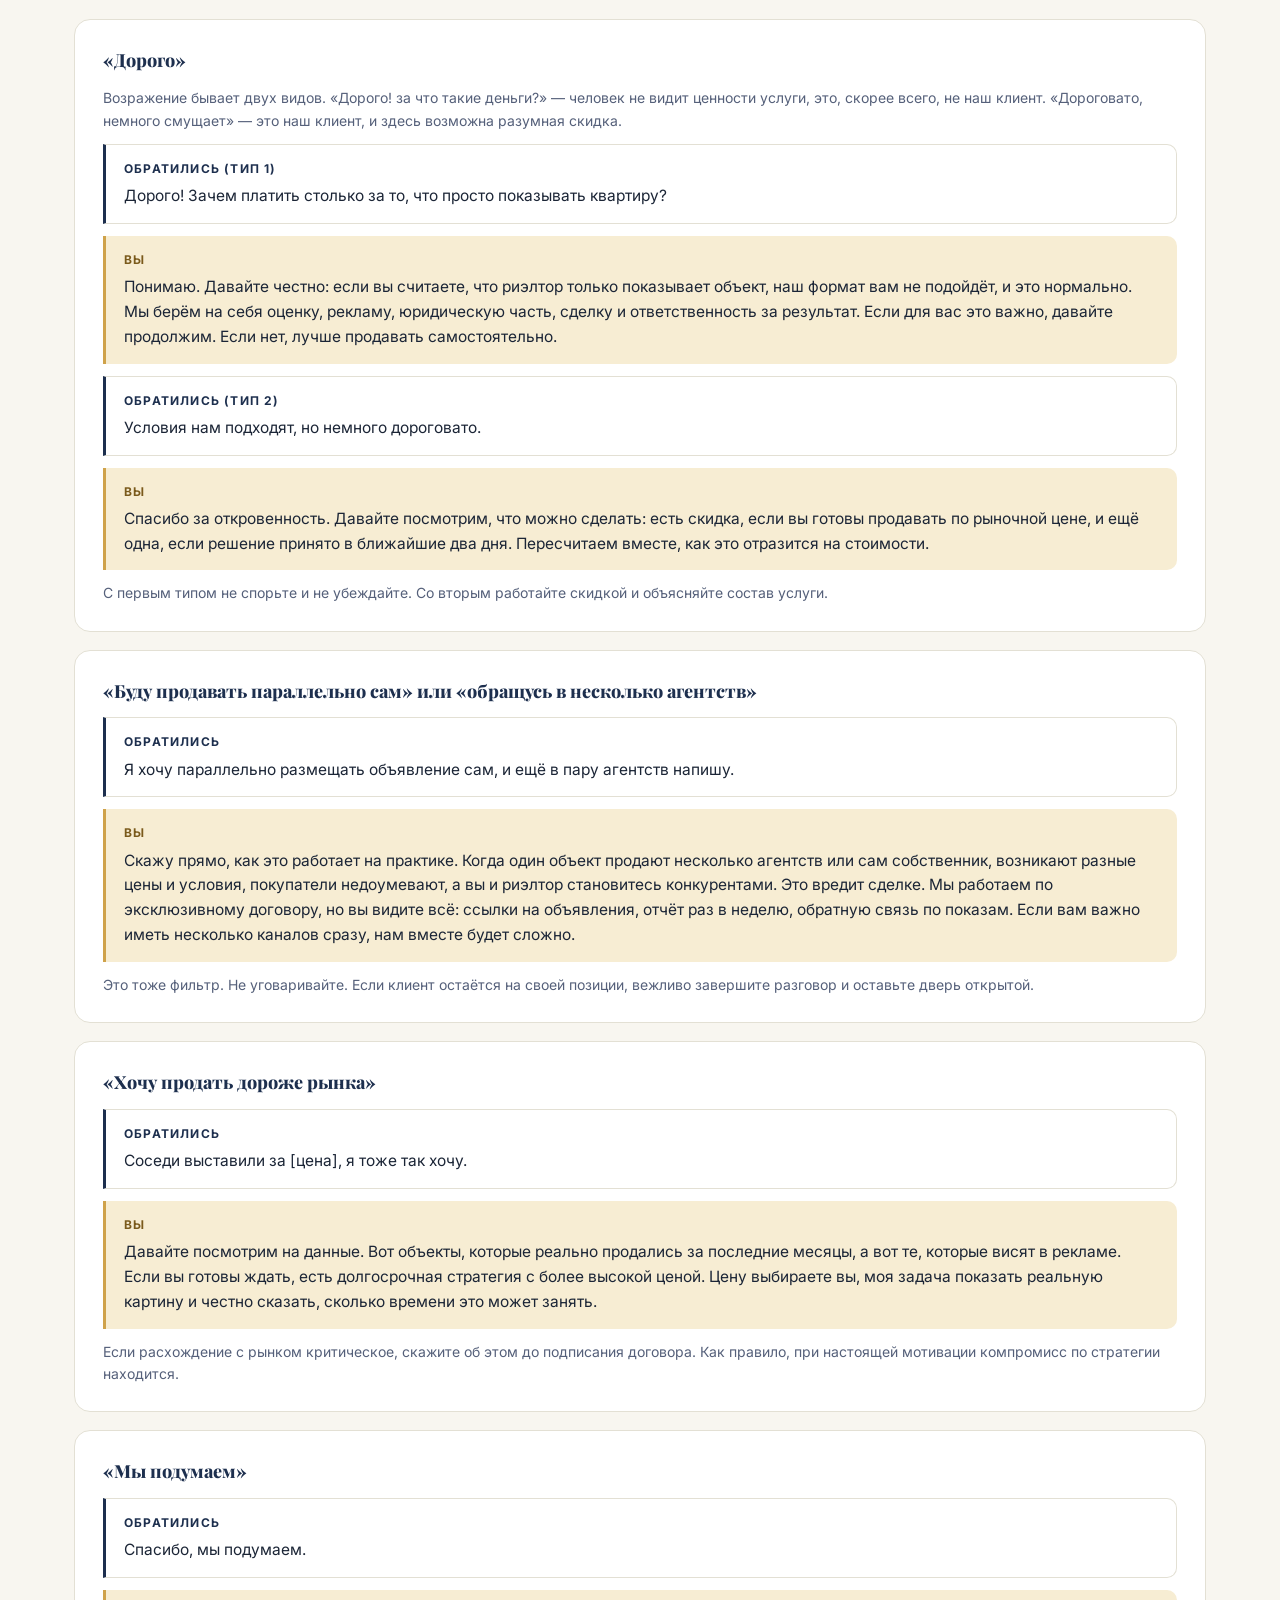
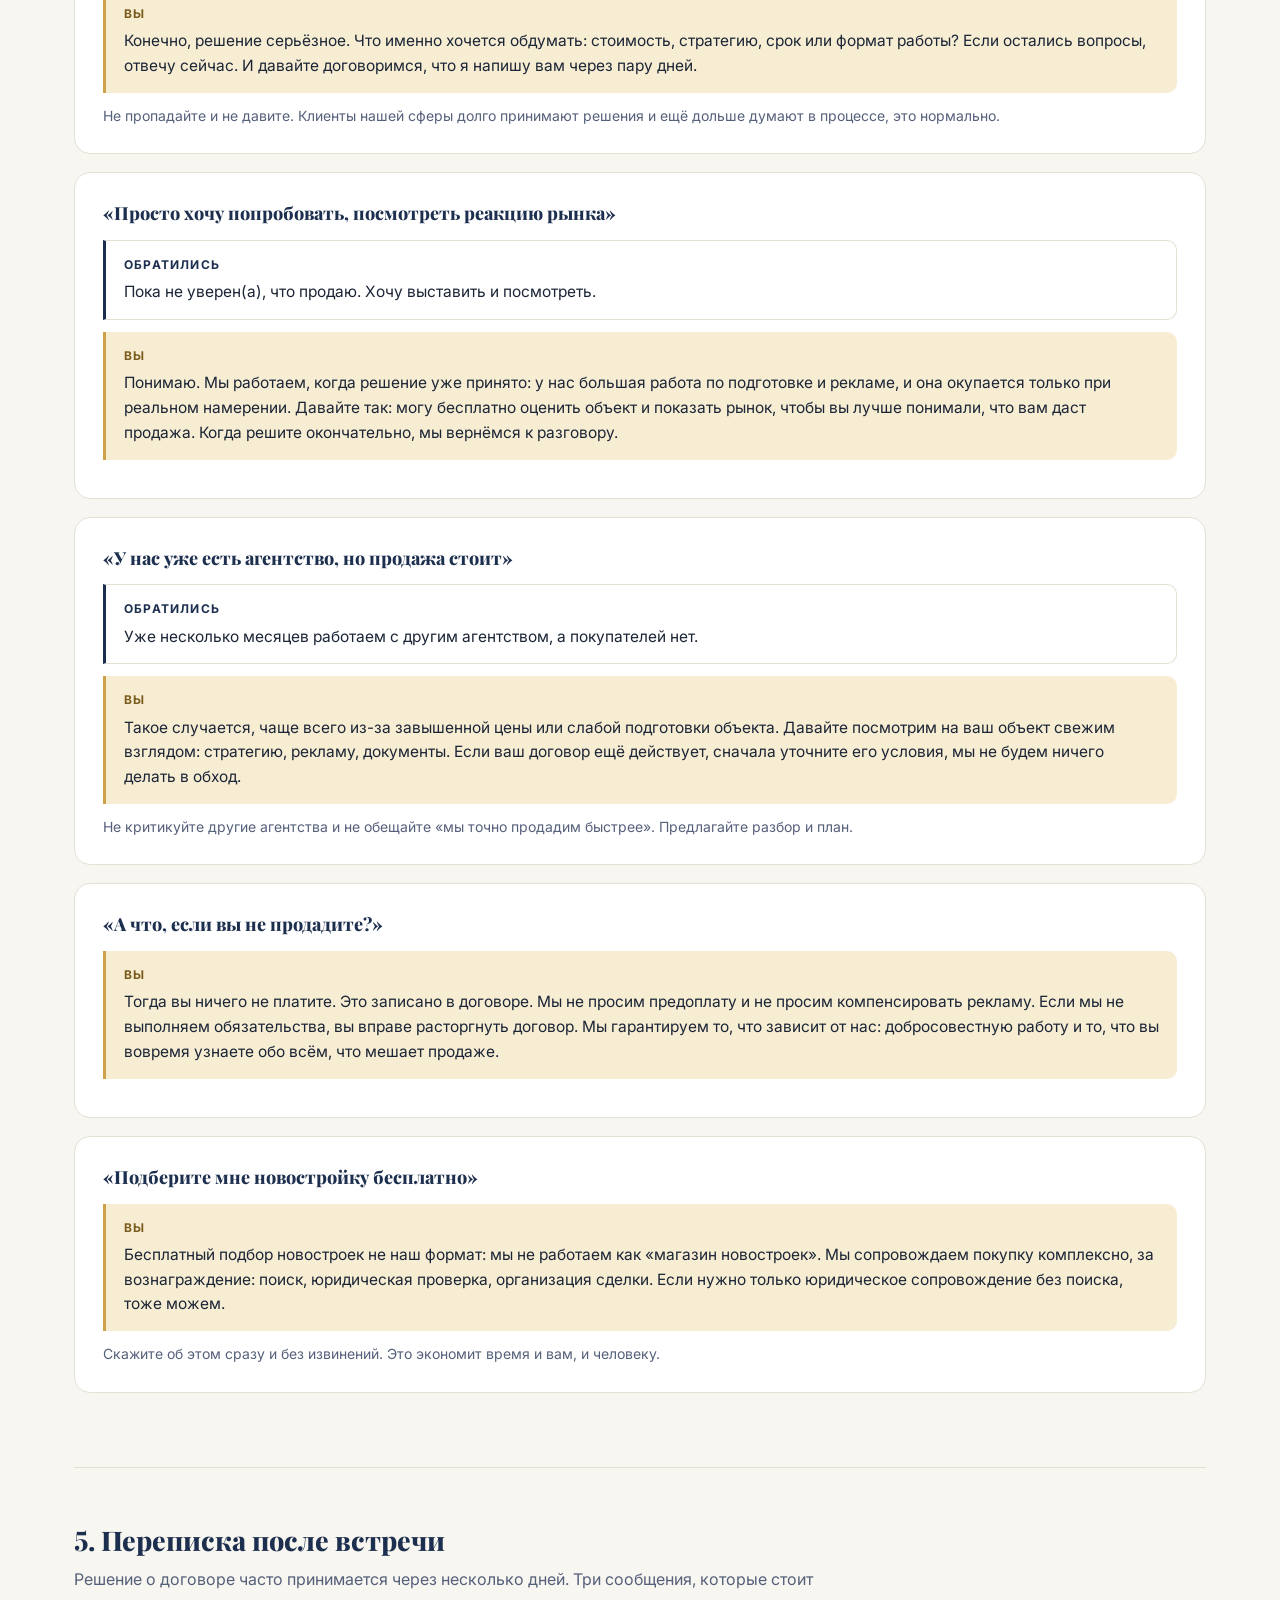
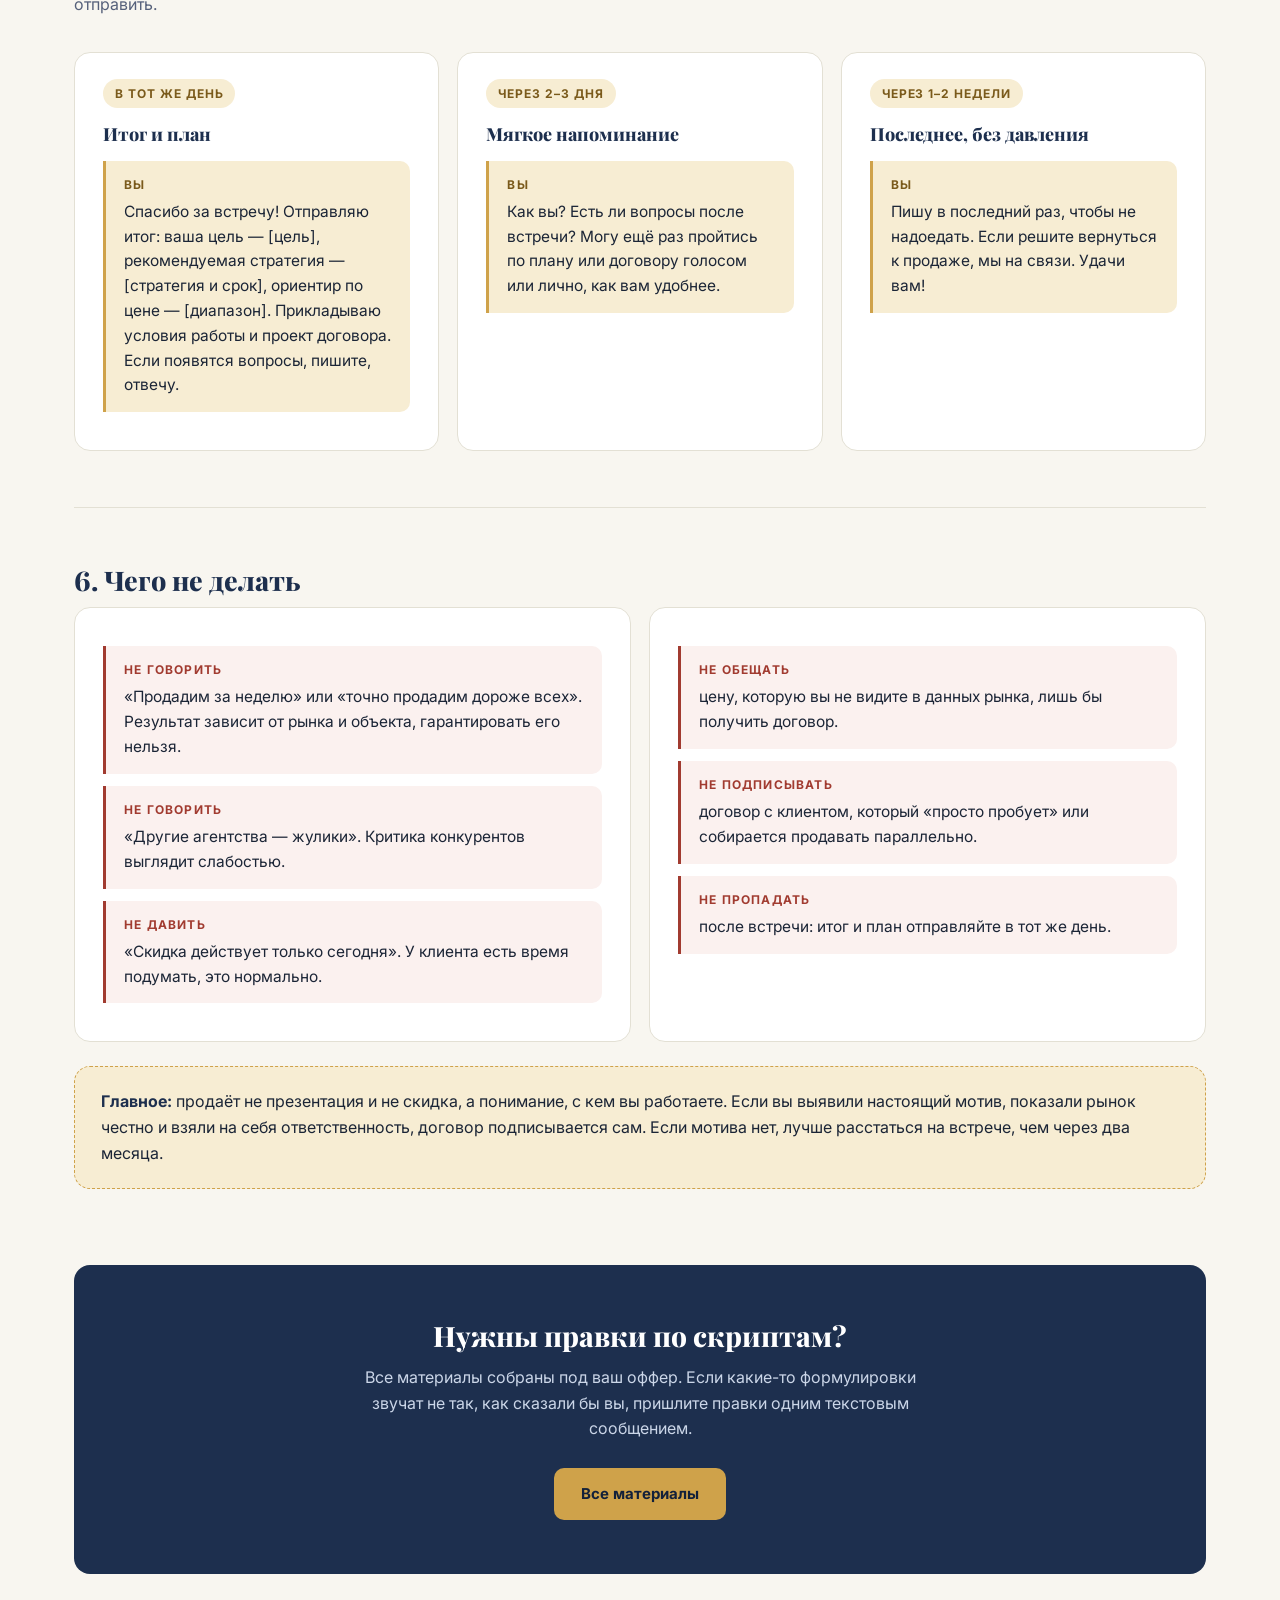
<file: scripts.html>
<!DOCTYPE html>
<html lang="ru">
<head>
<meta charset="UTF-8">
<meta name="viewport" content="width=device-width, initial-scale=1.0">
<title>Скрипты продаж — Министерство Недвижимости</title>
<meta name="description" content="Что говорить продавцу в переписке и на первой встрече: мотив, вознаграждение, договор, возражения.">
<meta name="robots" content="noindex">
<link rel="preconnect" href="https://fonts.googleapis.com">
<link rel="preconnect" href="https://fonts.gstatic.com" crossorigin>
<link href="https://fonts.googleapis.com/css2?family=Playfair+Display:wght@600;700;800&family=Inter:wght@400;500;600;700&display=swap" rel="stylesheet">
<link rel="stylesheet" href="styles.css">
<link rel="stylesheet" href="materials.css">
</head>
<body>

<div class="doc-bar">
  <div class="doc-bar__inner">
    <a href="index.html" class="doc-bar__back">← <span>Назад на сайт</span></a>
    <div class="doc-bar__actions">
      <a href="materials.html" class="btn btn--ghost">Все материалы</a>
      <a href="presentation.html" class="btn btn--ghost">Презентация</a>
      <button class="btn btn--primary" onclick="window.print()">Сохранить в PDF</button>
    </div>
  </div>
</div>

<div class="container">

  <section class="doc-hero">
    <p class="eyebrow">Материал для внутреннего пользования</p>
    <h1>Скрипты продаж: от заявки до подписанного договора с мотивированным клиентом</h1>
    <p class="doc-hero__lead">Главная цель: не «впарить» договор, а понять, с кем вы имеете дело, какой реальный мотив продажи и можете ли вы помочь. Если этого не выяснить до подписания, никакая работа с возражениями не спасёт, и клиент сорвёт сделку. Здесь готовые формулировки для переписки, первой встречи, разговора о вознаграждении и типичных возражений: «дорого», «буду продавать параллельно», «хочу дороже рынка», «мы подумаем».</p>
    <nav class="toc">
      <a href="#intake">Приём заявки</a>
      <a href="#meeting">Первая встреча</a>
      <a href="#price">Как называть цену</a>
      <a href="#objections">Возражения</a>
      <a href="#chat">Переписка после встречи</a>
      <a href="#stop">Чего не делать</a>
    </nav>
  </section>

  <section class="doc-section" id="intake">
    <h2>1. Приём заявки</h2>
    <p class="doc-section__lead">Заявка приходит из формы на сайте: в ней уже есть тип объекта, район, ориентир по стоимости, желаемый срок и, часто, причина продажи. Задача первого ответа: быстро выйти на связь, показать, что заявку прочитали, и договориться о разговоре или встрече. Подробности лучше обсуждать вживую или по телефону.</p>

    <div class="grid-3">
      <div class="card">
        <p class="card__title">Отвечайте в тот же день</p>
        <p>Собственник часто пишет нескольким агентствам. Тот, кто ответил первым и по делу, обычно получает встречу.</p>
      </div>
      <div class="card">
        <p class="card__title">Ссылайтесь на заявку</p>
        <p>«Вижу, что вы продаёте квартиру в Митино и хотите уложиться в три месяца». Так человек понимает, что его услышали, а не отправили шаблон.</p>
      </div>
      <div class="card">
        <p class="card__title">Проверьте географию и тип</p>
        <p>Мы работаем в Москве, Новой Москве и области до 30 км от МКАД. Если объект дальше или запрос на «подберите новостройку бесплатно», скажите об этом сразу и честно.</p>
      </div>
    </div>

    <div class="card">
      <div class="card__head"><span class="card__step">1</span><p class="card__title">Первый ответ на заявку</p></div>
      <div class="say">
        <span class="say__who">Вы</span>
        Здравствуйте! На связи «Министерство Недвижимости», пришла ваша заявка. Вижу, что вы хотите продать [тип объекта] в [район], срок — [срок из формы]. Предлагаю короткую бесплатную консультацию: разберём вашу ситуацию, посмотрим на рынок и скажу, что реально по цене и срокам. Удобно сегодня или завтра? Могу позвонить или приехать к вам.
      </div>
      <div class="say say--client">
        <span class="say__who">Обратились</span>
        Давайте завтра после шести, можно у меня.
      </div>
      <div class="say">
        <span class="say__who">Вы</span>
        Договорились, завтра в 18:30 будем у вас. Если есть возможность, подготовьте документы на объект (выписка из ЕГРН или свидетельство, паспорт) и, если помните, какую цену вы хотели бы получить. Так мы сразу посмотрим всё предметно.
      </div>
      <p class="card__note">Если пишут «позвоните»: звоните сразу, не заставляйте выбирать время. Если в заявке нет мотива, спросите его на встрече, а не в переписке.</p>
    </div>
  </section>

  <section class="doc-section" id="meeting">
    <h2>2. Первая встреча: мотив, фильтр и план</h2>
    <p class="doc-section__lead">Клиент может долго думать перед договором и ещё дольше после подписания, поэтому быстро «переиграть» его в переговорах не получится, да и не нужно. Задача встречи другая: выявить реальные причины продажи, понять, подходите ли вы друг другу, и показать, что вы берёте на себя ответственность. Пять шагов.</p>

    <div class="card">
      <div class="card__head"><span class="card__step">1</span><p class="card__title">Ситуация и мотив</p></div>
      <div class="say">
        <span class="say__who">Вы</span>
        Расскажите, пожалуйста, как возникла мысль о продаже. Что должно произойти после сделки: какие планы, какие сроки? Что вас больше всего беспокоит в самой продаже?
      </div>
      <p class="card__note">Слушайте и записывайте слова клиента: долги, наследство, переезд, расширение, развод. От мотива зависят срок, цена и стратегия. Типичные тревоги: «обманут», «придётся общаться с покупателями», «продешевить», «не успеть», «отвечать за решение одному». Каждую из них нужно проговорить вслух и ответить.</p>
    </div>

    <div class="card">
      <div class="card__head"><span class="card__step">2</span><p class="card__title">Фильтр: подходим ли мы друг другу</p></div>
      <p>Мы работаем с клиентами, которые:</p>
      <ul class="ul">
        <li>собственники или могут полностью распоряжаться объектом;</li>
        <li>имеют конкретную причину продавать, достаточно сильную, чтобы довести сделку до конца;</li>
        <li>не хотят или не могут заниматься продажей сами (нет времени, страшно брать решения на себя, понимают, что у каждого своё дело);</li>
        <li>выбирают риэлтора по доверию и компетенции и проверяют, чтобы цена услуг была в рынке, а не ищут самое дешёвое предложение.</li>
      </ul>
      <div class="say">
        <span class="say__who">Вы</span>
        Хочу честно сказать, как мы работаем. Мы берём объект на эксклюзивных условиях и отвечаем за результат: цена, реклама, показы, документы, сделка. Поэтому важно, чтобы решение о продаже уже было принято. Если вы сейчас присматриваетесь и «хотите попробовать», лучше вернуться к разговору, когда будете готовы.
      </div>
      <p class="card__note">Это не грубость, а экономия времени обеих сторон. Клиент, который «просто пробует», сделку, как правило, не доводит, а вы теряете недели.</p>
    </div>

    <div class="card">
      <div class="card__head"><span class="card__step">3</span><p class="card__title">Рынок и стратегия</p></div>
      <div class="say">
        <span class="say__who">Вы</span>
        Вот что сейчас происходит на рынке по таким объектам в вашем районе: [аналоги, динамика цен, срок экспозиции]. Есть четыре стратегии: долгосрочная (до 6 месяцев, цена выше среднего), консервативная (до 3 месяцев, средняя цена с запасом на торг), конкурентная (до 2 месяцев, ориентир на лучшие предложения) и срочная (до месяца, только для квартир). Какой срок для вас приоритетен?
      </div>
      <p class="card__note">Цену не навязывайте. Покажите факты и рекомендацию, решение остаётся за клиентом. Сроки для загородной недвижимости примерно вдвое длиннее.</p>
    </div>

    <div class="card">
      <div class="card__head"><span class="card__step">4</span><p class="card__title">Что делаем мы и что получает клиент</p></div>
      <div class="say">
        <span class="say__who">Вы</span>
        Что входит в работу: оценка по данным рынка, профессиональные фото и видео, реклама на ведущих площадках с ежедневным продвижением, сбор документов, участие в каждом показе и еженедельный отчёт. На сделке вы платите только согласованное вознаграждение: договор, регистрация и аккредитив или ячейка для вас бесплатны. Предоплаты нет.
      </div>
      <p class="card__note">Главный аргумент: клиент ничего не платит заранее, а вы заинтересованы довести объект до сделки. Если договор закончится, а объект не продан, клиент ничего не должен, и это записано в договоре.</p>
    </div>

    <div class="card">
      <div class="card__head"><span class="card__step">5</span><p class="card__title">Следующий шаг без давления</p></div>
      <div class="say">
        <span class="say__who">Вы</span>
        Если вам подходит такой формат, предлагаю подготовить договор и план продажи на весь срок. Вы изучите его спокойно, задавайте любые вопросы. Решение принимать сегодня не обязательно. Когда вам удобно продолжить разговор?
      </div>
      <div class="say say--client">
        <span class="say__who">Обратились</span>
        Нам нужно посоветоваться, давайте через пару дней.
      </div>
      <div class="say">
        <span class="say__who">Вы</span>
        Конечно. Договоримся, что я напишу вам в четверг, и вы скажете, какие вопросы остались. Пришлю план и проект договора, чтобы у вас было что обсудить.
      </div>
      <p class="card__note">Заключение договора в среднем занимает 1–2 недели, весь цикл сделки около трёх месяцев. Не торопите: клиент должен сам прийти к решению, иначе он будет сомневаться на каждом этапе.</p>
    </div>
  </section>

  <section class="doc-section" id="price">
    <h2>3. Как называть вознаграждение</h2>
    <p class="doc-section__lead">Цену называйте после того, как клиент услышал план и понял, что вы возьмёте на себя. До этого цифра воспринимается как абстракция, после — как цена конкретного результата. В среднем вознаграждение 2–3% от суммы сделки, точный расчёт зависит от объекта.</p>

    <div class="grid-2">
      <div class="card">
        <span class="tag">Когда</span>
        <p class="card__title">После плана, а не до</p>
        <p>Сначала ситуация и стратегия, потом цена. Тогда вопрос звучит не «зачем платить», а «как начать».</p>
      </div>
      <div class="card">
        <span class="tag">Как</span>
        <p class="card__title">Диапазон и калькулятор</p>
        <p>Назовите вилку 2–3% и покажите калькулятор на сайте: он не просит телефон и даёт тот же результат, что вы называете в офисе. Это снимает ощущение «разводки».</p>
      </div>
    </div>

    <div class="card" style="margin-top:18px">
      <div class="say">
        <span class="say__who">Вы</span>
        В среднем наше вознаграждение 2–3% от суммы сделки. Точная цифра зависит от типа объекта, его стоимости, расположения и юридических особенностей. Можете сами прикинуть на калькуляторе на нашем сайте: он не просит ни телефон, ни почту, а результат совпадает с тем, что я вам называю.
      </div>
      <div class="say">
        <span class="say__who">Вы</span>
        Оплата только за результат: предоплаты нет. Если за срок договора объект не продан, вы ничего не платите. Фото и видео, реклама и документы уже включены, регистрация на вас не ложится.
      </div>
      <p class="card__note">Не оправдывайтесь за цену и не снижайте её сразу. Скидка бывает: по калькулятору это 25 000 ₽, если клиент готов продавать по нормальной рыночной цене, и ещё 25 000 ₽, если решение принято в течение двух дней.</p>
    </div>
  </section>

  <section class="doc-section" id="objections">
    <h2>4. Возражения</h2>
    <p class="doc-section__lead">Для нас многие возражения работают как фильтр, а не повод для спора. Отвечайте спокойно и коротко. Решающее слово по цене объекта и условиям всегда остаётся за клиентом, но у каждого возражения есть граница, за которой лучше честно расстаться.</p>

    <div class="card">
      <p class="card__title">«Дорого»</p>
      <p class="card__note" style="margin-top:0;margin-bottom:12px">Возражение бывает двух видов. «Дорого! за что такие деньги?» — человек не видит ценности услуги, это, скорее всего, не наш клиент. «Дороговато, немного смущает» — это наш клиент, и здесь возможна разумная скидка.</p>
      <div class="say say--client"><span class="say__who">Обратились (тип 1)</span>Дорого! Зачем платить столько за то, что просто показывать квартиру?</div>
      <div class="say"><span class="say__who">Вы</span>Понимаю. Давайте честно: если вы считаете, что риэлтор только показывает объект, наш формат вам не подойдёт, и это нормально. Мы берём на себя оценку, рекламу, юридическую часть, сделку и ответственность за результат. Если для вас это важно, давайте продолжим. Если нет, лучше продавать самостоятельно.</div>
      <div class="say say--client"><span class="say__who">Обратились (тип 2)</span>Условия нам подходят, но немного дороговато.</div>
      <div class="say"><span class="say__who">Вы</span>Спасибо за откровенность. Давайте посмотрим, что можно сделать: есть скидка, если вы готовы продавать по рыночной цене, и ещё одна, если решение принято в ближайшие два дня. Пересчитаем вместе, как это отразится на стоимости.</div>
      <p class="card__note">С первым типом не спорьте и не убеждайте. Со вторым работайте скидкой и объясняйте состав услуги.</p>
    </div>

    <div class="card">
      <p class="card__title">«Буду продавать параллельно сам» или «обращусь в несколько агентств»</p>
      <div class="say say--client"><span class="say__who">Обратились</span>Я хочу параллельно размещать объявление сам, и ещё в пару агентств напишу.</div>
      <div class="say"><span class="say__who">Вы</span>Скажу прямо, как это работает на практике. Когда один объект продают несколько агентств или сам собственник, возникают разные цены и условия, покупатели недоумевают, а вы и риэлтор становитесь конкурентами. Это вредит сделке. Мы работаем по эксклюзивному договору, но вы видите всё: ссылки на объявления, отчёт раз в неделю, обратную связь по показам. Если вам важно иметь несколько каналов сразу, нам вместе будет сложно.</div>
      <p class="card__note">Это тоже фильтр. Не уговаривайте. Если клиент остаётся на своей позиции, вежливо завершите разговор и оставьте дверь открытой.</p>
    </div>

    <div class="card">
      <p class="card__title">«Хочу продать дороже рынка»</p>
      <div class="say say--client"><span class="say__who">Обратились</span>Соседи выставили за [цена], я тоже так хочу.</div>
      <div class="say"><span class="say__who">Вы</span>Давайте посмотрим на данные. Вот объекты, которые реально продались за последние месяцы, а вот те, которые висят в рекламе. Если вы готовы ждать, есть долгосрочная стратегия с более высокой ценой. Цену выбираете вы, моя задача показать реальную картину и честно сказать, сколько времени это может занять.</div>
      <p class="card__note">Если расхождение с рынком критическое, скажите об этом до подписания договора. Как правило, при настоящей мотивации компромисс по стратегии находится.</p>
    </div>

    <div class="card">
      <p class="card__title">«Мы подумаем»</p>
      <div class="say say--client"><span class="say__who">Обратились</span>Спасибо, мы подумаем.</div>
      <div class="say"><span class="say__who">Вы</span>Конечно, решение серьёзное. Что именно хочется обдумать: стоимость, стратегию, срок или формат работы? Если остались вопросы, отвечу сейчас. И давайте договоримся, что я напишу вам через пару дней.</div>
      <p class="card__note">Не пропадайте и не давите. Клиенты нашей сферы долго принимают решения и ещё дольше думают в процессе, это нормально.</p>
    </div>

    <div class="card">
      <p class="card__title">«Просто хочу попробовать, посмотреть реакцию рынка»</p>
      <div class="say say--client"><span class="say__who">Обратились</span>Пока не уверен(а), что продаю. Хочу выставить и посмотреть.</div>
      <div class="say"><span class="say__who">Вы</span>Понимаю. Мы работаем, когда решение уже принято: у нас большая работа по подготовке и рекламе, и она окупается только при реальном намерении. Давайте так: могу бесплатно оценить объект и показать рынок, чтобы вы лучше понимали, что вам даст продажа. Когда решите окончательно, мы вернёмся к разговору.</div>
    </div>

    <div class="card">
      <p class="card__title">«У нас уже есть агентство, но продажа стоит»</p>
      <div class="say say--client"><span class="say__who">Обратились</span>Уже несколько месяцев работаем с другим агентством, а покупателей нет.</div>
      <div class="say"><span class="say__who">Вы</span>Такое случается, чаще всего из-за завышенной цены или слабой подготовки объекта. Давайте посмотрим на ваш объект свежим взглядом: стратегию, рекламу, документы. Если ваш договор ещё действует, сначала уточните его условия, мы не будем ничего делать в обход.</div>
      <p class="card__note">Не критикуйте другие агентства и не обещайте «мы точно продадим быстрее». Предлагайте разбор и план.</p>
    </div>

    <div class="card">
      <p class="card__title">«А что, если вы не продадите?»</p>
      <div class="say"><span class="say__who">Вы</span>Тогда вы ничего не платите. Это записано в договоре. Мы не просим предоплату и не просим компенсировать рекламу. Если мы не выполняем обязательства, вы вправе расторгнуть договор. Мы гарантируем то, что зависит от нас: добросовестную работу и то, что вы вовремя узнаете обо всём, что мешает продаже.</div>
    </div>

    <div class="card">
      <p class="card__title">«Подберите мне новостройку бесплатно»</p>
      <div class="say"><span class="say__who">Вы</span>Бесплатный подбор новостроек не наш формат: мы не работаем как «магазин новостроек». Мы сопровождаем покупку комплексно, за вознаграждение: поиск, юридическая проверка, организация сделки. Если нужно только юридическое сопровождение без поиска, тоже можем.</div>
      <p class="card__note">Скажите об этом сразу и без извинений. Это экономит время и вам, и человеку.</p>
    </div>
  </section>

  <section class="doc-section" id="chat">
    <h2>5. Переписка после встречи</h2>
    <p class="doc-section__lead">Решение о договоре часто принимается через несколько дней. Три сообщения, которые стоит отправить.</p>

    <div class="grid-3">
      <div class="card">
        <span class="tag">В тот же день</span>
        <p class="card__title">Итог и план</p>
        <div class="say"><span class="say__who">Вы</span>Спасибо за встречу! Отправляю итог: ваша цель — [цель], рекомендуемая стратегия — [стратегия и срок], ориентир по цене — [диапазон]. Прикладываю условия работы и проект договора. Если появятся вопросы, пишите, отвечу.</div>
      </div>
      <div class="card">
        <span class="tag">Через 2–3 дня</span>
        <p class="card__title">Мягкое напоминание</p>
        <div class="say"><span class="say__who">Вы</span>Как вы? Есть ли вопросы после встречи? Могу ещё раз пройтись по плану или договору голосом или лично, как вам удобнее.</div>
      </div>
      <div class="card">
        <span class="tag">Через 1–2 недели</span>
        <p class="card__title">Последнее, без давления</p>
        <div class="say"><span class="say__who">Вы</span>Пишу в последний раз, чтобы не надоедать. Если решите вернуться к продаже, мы на связи. Удачи вам!</div>
      </div>
    </div>
  </section>

  <section class="doc-section" id="stop">
    <h2>6. Чего не делать</h2>
    <div class="grid-2">
      <div class="card">
        <div class="say say--stop"><span class="say__who">Не говорить</span>«Продадим за неделю» или «точно продадим дороже всех». Результат зависит от рынка и объекта, гарантировать его нельзя.</div>
        <div class="say say--stop"><span class="say__who">Не говорить</span>«Другие агентства — жулики». Критика конкурентов выглядит слабостью.</div>
        <div class="say say--stop"><span class="say__who">Не давить</span>«Скидка действует только сегодня». У клиента есть время подумать, это нормально.</div>
      </div>
      <div class="card">
        <div class="say say--stop"><span class="say__who">Не обещать</span>цену, которую вы не видите в данных рынка, лишь бы получить договор.</div>
        <div class="say say--stop"><span class="say__who">Не подписывать</span>договор с клиентом, который «просто пробует» или собирается продавать параллельно.</div>
        <div class="say say--stop"><span class="say__who">Не пропадать</span>после встречи: итог и план отправляйте в тот же день.</div>
      </div>
    </div>
    <div class="tip">
      <strong>Главное:</strong> продаёт не презентация и не скидка, а понимание, с кем вы работаете. Если вы выявили настоящий мотив, показали рынок честно и взяли на себя ответственность, договор подписывается сам. Если мотива нет, лучше расстаться на встрече, чем через два месяца.
    </div>
  </section>

  <div class="cta-final">
    <h2>Нужны правки по скриптам?</h2>
    <p>Все материалы собраны под ваш оффер. Если какие-то формулировки звучат не так, как сказали бы вы, пришлите правки одним текстовым сообщением.</p>
    <div class="cta-final__actions"><a href="materials.html" class="btn btn--accent">Все материалы</a></div>
  </div>

</div>

</body>
</html>
</file>
<file: styles.css>
:root{
  --navy:#1D2F4E;
  --navy-dark:#12203A;
  --navy-soft:#E6ECF5;
  --gold:#CFA24A;
  --gold-dark:#7A5A1B;
  --gold-soft:#F7EDD3;
  --cream:#F8F6F0;
  --paper:#ffffff;
  --ink:#1B2536;
  --ink-soft:#55607A;
  --line:#E3E0D4;
  --radius:16px;
  --shadow:0 18px 40px -22px rgba(29,47,78,.38);
}

*{box-sizing:border-box;margin:0;padding:0}
html{scroll-behavior:smooth}
body{
  font-variant-numeric:lining-nums;
  font-family:'Inter',Arial,sans-serif;
  color:var(--ink);
  background:var(--cream);
  line-height:1.6;
  -webkit-font-smoothing:antialiased;
}
h1,h2,h3{font-family:'Playfair Display',Arial,sans-serif;font-weight:800;color:var(--navy);line-height:1.22}
img{max-width:100%;display:block}
a{color:inherit;text-decoration:none}
ul{list-style:none}
.container{max-width:1180px;margin:0 auto;padding:0 24px}

/* BUTTONS */
.btn{display:inline-flex;align-items:center;justify-content:center;gap:8px;padding:13px 26px;border-radius:10px;font-weight:700;font-size:15px;transition:.2s;border:1.5px solid transparent;cursor:pointer;white-space:nowrap;font-family:inherit}
.btn--accent{background:var(--gold);color:var(--navy-dark)}
.btn--accent:hover{background:#E3BE6F}
.btn--outline{border-color:var(--navy);color:var(--navy)}
.btn--outline:hover{background:var(--navy);color:#fff}
.btn--lg{padding:16px 32px;font-size:16px}
.btn--block{width:100%}

/* HEADER */
.header{position:sticky;top:0;z-index:100;background:rgba(248,246,240,.93);backdrop-filter:blur(10px);border-bottom:1px solid transparent;transition:.2s}
.header.scrolled{border-bottom-color:var(--line);box-shadow:0 4px 16px -8px rgba(29,47,78,.22)}
.header__inner{display:flex;align-items:center;justify-content:space-between;gap:20px;min-width:0;height:80px}
.logo{display:flex;align-items:center;gap:10px;font-family:'Playfair Display',sans-serif;font-weight:800;font-size:19px;letter-spacing:0;color:var(--navy);flex-shrink:0}
.logo__icon{width:34px;height:34px;flex-shrink:0}
.logo__suffix{color:var(--gold-dark);font-weight:600;font-size:13px;letter-spacing:.02em}
.logo--footer{font-size:22px;color:#fff;margin-bottom:12px}
.nav{display:flex;gap:20px}
.nav a{font-weight:600;font-size:14px;color:var(--ink-soft);white-space:nowrap}
.nav a:hover{color:var(--gold-dark)}
.header__actions{display:flex;align-items:center;gap:16px;flex-shrink:0}
.header__phone{font-weight:700;color:var(--navy);white-space:nowrap}
.burger{display:none;flex-direction:column;justify-content:center;gap:5px;width:32px;height:32px;background:none;border:none;cursor:pointer}
.burger span{display:block;height:2px;background:var(--navy);border-radius:2px;transition:.2s}

/* HERO */
.hero{padding:64px 0 80px;background:radial-gradient(820px 380px at 88% -4%,rgba(207,162,74,.20),transparent 62%),radial-gradient(700px 360px at -6% 100%,rgba(29,47,78,.07),transparent 60%)}
.hero__grid{display:grid;grid-template-columns:1.15fr .85fr;gap:56px;align-items:center}
.eyebrow{color:var(--gold-dark);font-weight:700;font-size:13.5px;letter-spacing:.06em;text-transform:uppercase;margin-bottom:16px}
.hero h1{font-size:40px;margin-bottom:20px}
.hero h1 em{font-style:normal;background:linear-gradient(transparent 62%,var(--gold) 62%);padding:0 2px}
.hero__lead{font-size:18px;color:var(--ink-soft);margin-bottom:32px;max-width:580px}
.hero__cta{display:flex;gap:14px;flex-wrap:wrap;margin-bottom:44px}
.hero__stats{display:flex;gap:36px;flex-wrap:wrap;align-items:flex-start}
.stat__num{display:block;font-family:'Playfair Display',sans-serif;font-size:30px;font-weight:800;color:var(--navy)}
.stat__label{font-size:13.5px;color:var(--ink-soft)}
.hero__card{background:var(--paper);border:1px solid var(--line);border-top:4px solid var(--gold);border-radius:var(--radius);padding:32px;box-shadow:var(--shadow)}
.hero__badge{display:inline-block;background:var(--gold);color:var(--navy-dark);font-weight:800;font-size:12px;letter-spacing:.06em;text-transform:uppercase;border-radius:999px;padding:5px 12px;margin-bottom:14px}
.hero__card-title{font-family:'Playfair Display',sans-serif;font-weight:800;font-size:18px;color:var(--navy);margin-bottom:18px}
.hero__card-list{margin-bottom:24px}
.hero__card-list li{position:relative;padding-left:28px;margin-bottom:12px;font-size:15px;color:var(--ink-soft)}
.hero__card-list li::before{content:"";position:absolute;left:0;top:5px;width:16px;height:16px;border-radius:50%;background:var(--gold);opacity:.4}
.hero__card-list li::after{content:"✓";position:absolute;left:3px;top:1px;color:var(--gold-dark);font-weight:800;font-size:13px}

/* SECTIONS */
.section{padding:76px 0}
.section-head{display:flex;align-items:baseline;gap:14px;margin-bottom:16px}
.section-head__num{font-family:'Playfair Display',sans-serif;font-size:15px;color:var(--gold-dark);font-weight:800}
.section-head__title{font-family:'Playfair Display',sans-serif;font-size:30px;font-weight:800;color:var(--navy);line-height:1.2}
.section-lead{color:var(--ink-soft);font-size:16.5px;max-width:680px;margin-bottom:44px}

/* ADVANTAGES */
.adv__grid{display:grid;grid-template-columns:repeat(3,1fr);gap:24px}
.adv__item{background:var(--paper);border:1px solid var(--line);border-radius:var(--radius);padding:28px}
.adv__icon{width:46px;height:46px;border-radius:12px;background:var(--gold-soft);color:var(--gold-dark);display:flex;align-items:center;justify-content:center;margin-bottom:18px}
.adv__icon svg{width:23px;height:23px}
.adv__item h3{font-size:17px;margin-bottom:8px}
.adv__item p{color:var(--ink-soft);font-size:14.5px}

/* GOALS (цели занятий) */
.goals{background:var(--paper)}
.goals__grid{display:grid;grid-template-columns:repeat(2,1fr);gap:22px}
.goal{border:1px solid var(--line);border-radius:var(--radius);padding:28px;background:var(--cream);display:flex;flex-direction:column}
.goal__icon{width:46px;height:46px;border-radius:12px;background:var(--navy);color:var(--gold);display:flex;align-items:center;justify-content:center;margin-bottom:16px}
.goal__icon svg{width:23px;height:23px}
.goal h3{font-size:18px;margin-bottom:10px}
.goal p{color:var(--ink-soft);font-size:14.5px;margin-bottom:12px}
.goal ul li{position:relative;padding-left:22px;margin-bottom:8px;font-size:14.5px;color:var(--ink)}
.goal ul li::before{content:"";position:absolute;left:2px;top:9px;width:8px;height:8px;border-radius:50%;background:var(--gold)}

/* WHY */
.why__box{display:grid;grid-template-columns:1.1fr .9fr;gap:40px;align-items:center;background:var(--navy);border-radius:22px;padding:48px}
.why__box h2{color:#fff;font-size:28px;margin-bottom:14px}
.why__box p{color:#CBD6E8;margin-bottom:12px;font-size:15.5px}
.why__quote{background:rgba(255,255,255,.07);border-left:3px solid var(--gold);border-radius:0 12px 12px 0;padding:22px 24px;color:#fff;font-size:17px;font-family:'Playfair Display',sans-serif;font-weight:600;line-height:1.5}
.why__quote small{display:block;margin-top:10px;font-family:'Inter',sans-serif;font-weight:400;font-size:13px;color:#A9B8D1}

/* OGE ROADMAP */
.oge{background:var(--paper)}
.oge__grid{display:grid;grid-template-columns:repeat(4,1fr);gap:20px}
.oge__item{border:1px solid var(--line);border-radius:var(--radius);padding:24px;background:var(--cream)}
.oge__item b{display:inline-block;font-family:'Playfair Display',sans-serif;font-size:12px;font-weight:800;letter-spacing:.06em;text-transform:uppercase;color:var(--navy-dark);background:var(--gold);border-radius:999px;padding:4px 11px;margin-bottom:12px}
.oge__item h3{font-size:16.5px;margin-bottom:8px}
.oge__item p{color:var(--ink-soft);font-size:14px}

/* STEPS */
.steps__grid{display:grid;grid-template-columns:repeat(5,1fr);gap:20px}
.step{text-align:center}
.step__num{display:flex;align-items:center;justify-content:center;width:48px;height:48px;border-radius:50%;background:var(--navy);color:var(--gold);font-family:'Playfair Display',sans-serif;font-weight:800;margin:0 auto 16px;font-size:18px}
.step h3{font-size:15.5px;margin-bottom:6px}
.step p{color:var(--ink-soft);font-size:13.5px}

/* PRICES */
.prices{background:var(--paper)}
.prices__table{max-width:820px;border:1px solid var(--line);border-radius:var(--radius);overflow:hidden;background:var(--cream)}
.price-row{display:grid;grid-template-columns:1.3fr 1fr 1fr;gap:12px;align-items:center;padding:18px 26px;border-bottom:1px solid var(--line)}
.price-row:last-child{border-bottom:none}
.price-row--head{background:var(--navy);color:#CBD6E8;font-size:12.5px;font-weight:700;letter-spacing:.06em;text-transform:uppercase;padding:14px 26px}
.price-row__name{font-weight:700;color:var(--navy)}
.price-row__name small{display:block;font-weight:400;font-size:13px;color:var(--ink-soft);margin-top:2px}
.price-row__each{color:var(--ink-soft);font-size:14.5px}
.price-row__sum{font-family:'Playfair Display',sans-serif;font-weight:800;font-size:20px;color:var(--navy);text-align:right}
.price-row--hit{background:var(--gold-soft)}
.price-row--hit .price-row__name::after{content:"Основная услуга";margin-left:10px;font-size:11px;font-weight:800;letter-spacing:.06em;text-transform:uppercase;background:var(--gold);color:var(--navy-dark);padding:3px 9px;border-radius:999px}
.prices__notes{max-width:820px;margin-top:22px;display:grid;gap:10px}
.prices__notes p{font-size:14.5px;color:var(--ink-soft)}
.prices__notes b{color:var(--navy)}
.promo{max-width:820px;margin-top:26px;display:flex;align-items:center;gap:20px;flex-wrap:wrap;justify-content:space-between;background:var(--navy);color:#CBD6E8;border-radius:var(--radius);padding:24px 28px}
.promo b{display:block;font-family:'Playfair Display',sans-serif;font-size:20px;color:#fff;margin-bottom:4px}
.promo span{font-size:14.5px}

/* ABOUT */
.about__grid{display:grid;grid-template-columns:.8fr 1.2fr;gap:44px;align-items:center}
.about__mark{background:var(--navy);border-radius:22px;padding:36px;display:flex;align-items:center;justify-content:center;min-height:260px}
.about__mark svg{width:160px;height:160px}
.about__text p{color:var(--ink-soft);margin-bottom:14px;font-size:16px}
.about__list{margin-top:6px}
.about__list li{position:relative;padding-left:24px;margin-bottom:8px;font-size:15px}
.about__list li::before{content:"";position:absolute;left:2px;top:9px;width:8px;height:8px;border-radius:50%;background:var(--gold)}

/* PHOTOS */
.photo{margin:0;border-radius:var(--radius);overflow:hidden;border:1px solid var(--line);background:var(--paper)}
.photo img{width:100%;height:100%;object-fit:cover;display:block}
.photo figcaption{padding:10px 16px;font-size:13.5px;color:var(--ink-soft)}
.photo--wide{margin-top:40px}
.photo-row{display:grid;grid-template-columns:repeat(2,1fr);gap:22px;margin-top:22px}
.photo-row .photo img{aspect-ratio:4/3}

/* REVIEWS */
.reviews{background:var(--paper)}
.reviews__grid{display:grid;grid-template-columns:repeat(3,1fr);gap:22px}
.review{border:1px solid var(--line);border-radius:var(--radius);padding:26px;background:var(--cream);display:flex;flex-direction:column}
.review__stars{color:var(--gold);letter-spacing:2px;font-size:17px;margin-bottom:12px}
.review p{color:var(--ink);font-size:14.5px;flex:1;margin-bottom:16px}
.review__author{font-weight:700;color:var(--navy);font-size:14.5px}
.review__author span{display:block;font-weight:400;font-size:12.5px;color:var(--ink-soft);margin-top:2px}
.reviews__more{margin-top:26px}
.reviews__more a{font-weight:700;color:var(--gold-dark)}
.reviews__more a:hover{color:var(--navy)}

/* FAQ */
.faq__list{max-width:820px}
.faq__item{border-bottom:1px solid var(--line);padding:20px 0}
.faq__item summary{cursor:pointer;font-weight:700;font-size:16px;color:var(--navy);list-style:none;display:flex;justify-content:space-between;align-items:center}
.faq__item summary::-webkit-details-marker{display:none}
.faq__item summary::after{content:"+";font-size:22px;color:var(--gold-dark);flex-shrink:0;margin-left:16px}
.faq__item[open] summary::after{content:"–"}
.faq__item p{color:var(--ink-soft);margin-top:12px;font-size:14.5px}

/* FORM */
.form-section__grid{display:grid;grid-template-columns:1.05fr .95fr;gap:40px}
.form{background:var(--paper);border:1px solid var(--line);border-radius:var(--radius);padding:40px;box-shadow:var(--shadow)}
.form h2{font-size:25px;margin-bottom:10px}
.form__lead{color:var(--ink-soft);margin-bottom:26px}
.form__row{margin-bottom:18px}
.form__row label{display:block;font-weight:700;font-size:14px;margin-bottom:6px;color:var(--navy)}
.form__row input[type=text],.form__row input[type=tel],.form__row select,.form__row textarea{width:100%;padding:13px 16px;border:1.5px solid var(--line);border-radius:10px;font-family:inherit;font-size:15px;background:var(--cream);resize:vertical;color:var(--ink)}
.form__row input:focus,.form__row textarea:focus,.form__row select:focus{outline:none;border-color:var(--navy)}
.consent{display:flex;gap:10px;align-items:flex-start;font-size:13px;color:var(--ink-soft);margin-bottom:12px;line-height:1.5}
.consent input{margin-top:3px;accent-color:var(--navy);flex-shrink:0;width:17px;height:17px}
.consent a{color:var(--gold-dark);text-decoration:underline}
.form__hint{margin-top:14px;font-size:12.5px;color:var(--ink-soft);text-align:center}

/* CONTACT CARD */
.coverage{background:var(--navy);color:#CBD6E8;border-radius:var(--radius);padding:36px;display:flex;flex-direction:column;justify-content:center;min-height:340px}
.coverage__title{font-family:'Playfair Display',sans-serif;font-weight:800;font-size:20px;color:#fff;margin-bottom:20px}
.coverage__list li{position:relative;padding-left:24px;margin-bottom:14px;font-size:15px;color:#CBD6E8}
.coverage__list li::before{content:"";position:absolute;left:2px;top:9px;width:8px;height:8px;border-radius:50%;background:var(--gold)}
.coverage__contact{margin-top:22px;padding-top:22px;border-top:1px solid rgba(255,255,255,.15);display:flex;flex-direction:column;gap:8px}
.coverage__contact span{font-size:13px;color:#8FA3C4}
.coverage__contact a{font-weight:700;color:var(--gold)}
.coverage__contact a:hover{color:#fff}

/* FOOTER */
.footer{background:var(--navy-dark);color:#CBD6E8;padding:64px 0 24px}
.footer__grid{display:grid;grid-template-columns:1.4fr 1fr 1fr 1fr;gap:32px;padding-bottom:40px;border-bottom:1px solid rgba(255,255,255,.12)}
.footer__col a,.footer__col p{display:block;color:#CBD6E8;font-size:14.5px;margin-bottom:10px}
.footer__col a:hover{color:#fff}
.footer__title{color:var(--gold);font-weight:700;margin-bottom:14px;font-size:15px}
.footer__bottom{display:flex;justify-content:space-between;align-items:center;padding-top:24px;font-size:13.5px;color:#8FA3C4;flex-wrap:wrap;gap:10px}
.footer__bottom a:hover{color:#fff}

/* FAB */
.fab{position:fixed;bottom:26px;right:26px;width:56px;height:56px;border-radius:50%;background:var(--gold);color:var(--navy-dark);display:flex;align-items:center;justify-content:center;box-shadow:0 10px 30px -8px rgba(207,162,74,.8);z-index:90;transition:.2s}
.fab:hover{transform:translateY(-3px)}
.fab svg{width:26px;height:26px}

/* REVEAL */
.reveal{opacity:0;transform:translateY(18px);transition:opacity .6s ease,transform .6s ease}
.reveal.is-visible{opacity:1;transform:none}

/* BREAKPOINTS */
@media (max-width:1360px){
  .logo__suffix{display:none}
}
@media (max-width:1280px){
  .header__phone{display:none}
}
@media (max-width:1180px){
  .nav{gap:16px}
  .nav a{font-size:13.5px}
}
@media (max-width:1100px){
  .nav{display:none}
  .burger{display:flex}
  .nav.is-open{display:flex;position:absolute;top:80px;left:0;right:0;background:var(--paper);flex-direction:column;padding:20px 24px;gap:16px;border-bottom:1px solid var(--line);box-shadow:var(--shadow)}
  .burger.is-open span:nth-child(1){transform:translateY(7px) rotate(45deg)}
  .burger.is-open span:nth-child(2){opacity:0}
  .burger.is-open span:nth-child(3){transform:translateY(-7px) rotate(-45deg)}
}
@media (max-width:900px){
  .hero__grid{grid-template-columns:1fr}
  .hero h1{font-size:32px}
  .adv__grid{grid-template-columns:1fr}
  .goals__grid{grid-template-columns:1fr}
  .oge__grid{grid-template-columns:repeat(2,1fr)}
  .why__box{grid-template-columns:1fr;padding:32px 26px}
  .steps__grid{grid-template-columns:repeat(2,1fr)}
  .about__grid{grid-template-columns:1fr}
  .reviews__grid{grid-template-columns:1fr}
  .photo-row{grid-template-columns:1fr}
  .form-section__grid{grid-template-columns:1fr}
  .coverage{min-height:auto}
  .footer__grid{grid-template-columns:1fr 1fr}
  .price-row{grid-template-columns:1fr auto;padding:16px 20px}
  .price-row--head{display:none}
  .price-row__each{grid-column:1;font-size:13.5px}
  .price-row__sum{grid-column:2;grid-row:1}
}
@media (max-width:700px){
  .logo{font-size:16px}
  .header__actions .btn{display:none}
}
@media (max-width:560px){
  .container{padding:0 16px}
  .header__inner{gap:10px}
  .header__actions{gap:10px}
  .header__actions .btn{padding:9px 13px;font-size:13.5px}
  .logo{gap:8px}
  .logo__icon{width:28px;height:28px}
  .header__phone{display:none}
  .oge__grid{grid-template-columns:1fr}
  .steps__grid{grid-template-columns:1fr}
  .hero__stats{gap:24px}
  .footer__grid{grid-template-columns:1fr}
  .form{padding:28px 22px}
  .section-head__title{font-size:25px}
}
@media (max-width:380px){
  .logo__suffix{display:none}
}
</file>
<file: blog/blog.css>
/* Стили блога. Цвета берутся из палитры сайта: install.mjs прописывает --b-* в blog.config.json (theme). */
:root { --b-bg: #fff; --b-surface: #fff; --b-ink: #18181b; --b-text: #2b2b30; --b-soft: #6b6b73; --b-line: #e5e5e5; --b-accent: #2563eb; --b-accent-soft: #eef3ff; --b-radius: 16px; }
.blog { padding: 112px 0 72px; background: var(--b-bg); color: var(--b-text); }
.blog > section, .blog > article { width: 100%; max-width: 1160px; margin: 0 auto; padding: 0 20px; }
.b-crumbs { display: flex; gap: 8px; flex-wrap: wrap; font-size: 14px; color: var(--b-soft); margin-bottom: 22px; }
.b-crumbs a { color: var(--b-soft); text-decoration: none; }
.b-crumbs a:hover { color: var(--b-accent); }
.b-meta { display: flex; flex-wrap: wrap; align-items: center; gap: 6px 14px; font-size: 14px; color: var(--b-soft); }
.b-chip { display: inline-block; padding: 3px 12px; border-radius: 999px; background: var(--b-accent-soft); color: var(--b-accent); font-weight: 600; font-size: 13px; }
.b-head h1 { font-family: var(--ff-head, inherit); color: var(--b-ink); font-size: clamp(28px, 4.4vw, 46px); line-height: 1.15; margin: 14px 0 16px; letter-spacing: -0.01em; }
.b-lead { font-size: 19px; line-height: 1.55; color: var(--b-soft); max-width: 720px; }
.b-author { margin-top: 14px; font-size: 14px; color: var(--b-soft); }

/* Статья */
.b-article { max-width: 780px !important; }
.b-cover { margin: 28px 0 8px; border-radius: var(--b-radius); overflow: hidden; }
.b-cover img { display: block; width: 100%; height: auto; }
.b-toc { margin: 28px 0; padding: 20px 24px; border: 1px solid var(--b-line); border-radius: var(--b-radius); background: var(--b-surface); }
.b-toc ol { list-style: none; margin: 10px 0 0; padding: 0; }
.b-toc li + li { margin-top: 6px; }
.b-toc a { color: var(--b-text); text-decoration: none; }
.b-toc a:hover { color: var(--b-accent); }
.b-content { font-size: 18px; line-height: 1.75; margin-top: 28px; }
.b-content h2 { font-family: var(--ff-head, inherit); color: var(--b-ink); font-size: clamp(24px, 3vw, 31px); line-height: 1.25; margin: 2em 0 .6em; scroll-margin-top: 100px; }
.b-content h3 { font-family: var(--ff-head, inherit); color: var(--b-ink); font-size: 22px; margin: 1.6em 0 .5em; scroll-margin-top: 100px; }
.b-content p { margin: 0 0 1.1em; }
.b-content ul, .b-content ol { margin: 0 0 1.2em; padding-left: 1.4em; }
.b-content ul { list-style: disc; }
.b-content ol { list-style: decimal; }
.b-content li + li { margin-top: 8px; }
.b-content li::marker { color: var(--b-accent); }
.b-content a { color: var(--b-accent); text-decoration: underline; text-underline-offset: 3px; }
.b-content img { max-width: 100%; height: auto; border-radius: 12px; margin: 8px 0; }
.b-content hr { border: 0; border-top: 1px solid var(--b-line); margin: 2em 0; }
.b-content blockquote { margin: 1.4em 0; padding: 16px 22px; border-left: 4px solid var(--b-accent); background: var(--b-accent-soft); border-radius: 0 12px 12px 0; }
.b-content blockquote p:last-child { margin-bottom: 0; }
.b-content code { background: var(--b-accent-soft); padding: 2px 6px; border-radius: 6px; font-size: .92em; }
.b-content pre { overflow-x: auto; padding: 16px; border-radius: 12px; background: var(--b-accent-soft); margin: 0 0 1.2em; }
.b-table { overflow-x: auto; margin: 1.4em 0; border: 1px solid var(--b-line); border-radius: 12px; }
.b-table table { width: 100%; border-collapse: collapse; font-size: 16px; line-height: 1.5; }
.b-table th, .b-table td { padding: 12px 16px; text-align: left; border-bottom: 1px solid var(--b-line); vertical-align: top; }
.b-table th { background: var(--b-accent-soft); color: var(--b-ink); font-weight: 600; white-space: nowrap; }
.b-table tr:last-child td { border-bottom: 0; }

.b-faq { margin-top: 44px; }
.b-faq h2 { font-family: var(--ff-head, inherit); color: var(--b-ink); font-size: 28px; margin-bottom: 16px; }
.b-faq details { border: 1px solid var(--b-line); border-radius: 12px; background: var(--b-surface); margin-bottom: 10px; padding: 0 20px; }
.b-faq summary { cursor: pointer; padding: 16px 0; font-weight: 600; color: var(--b-ink); list-style: none; display: flex; justify-content: space-between; gap: 16px; }
.b-faq summary::-webkit-details-marker { display: none; }
.b-faq summary::after { content: '+'; color: var(--b-accent); font-size: 22px; line-height: 1; }
.b-faq details[open] summary::after { content: '−'; }
.b-faq details p { padding: 0 0 18px; color: var(--b-text); line-height: 1.65; }
.b-disclaimer { margin-top: 32px; font-size: 14px; line-height: 1.55; color: var(--b-soft); padding-top: 16px; border-top: 1px solid var(--b-line); }
.b-cta { margin-top: 40px; padding: 32px; border-radius: var(--b-radius); background: var(--b-accent-soft); border: 1px solid var(--b-line); text-align: left; }
.b-cta h2 { font-family: var(--ff-head, inherit); color: var(--b-ink); font-size: 26px; margin-bottom: 8px; }
.b-cta p { margin-bottom: 18px; color: var(--b-text); max-width: 560px; }
.b-cta__btn { display: inline-flex; }
.b-preview { margin: 0 0 22px; padding: 12px 16px; border-radius: 12px; background: #fff4d6; color: #6b4e00; font-size: 14px; border: 1px solid #f0d98a; }

/* Карточки */
.b-grid { display: grid; grid-template-columns: repeat(3, 1fr); gap: 24px; margin-top: 32px; }
.b-card { display: flex; flex-direction: column; background: var(--b-surface); border: 1px solid var(--b-line); border-radius: var(--b-radius); overflow: hidden; transition: transform .2s, box-shadow .2s; }
.b-card:hover { transform: translateY(-3px); box-shadow: 0 16px 36px rgba(20, 20, 30, .09); }
.b-card__img { display: block; aspect-ratio: 16 / 10; overflow: hidden; background: var(--b-accent-soft); }
.b-card__img img { width: 100%; height: 100%; object-fit: cover; display: block; }
.b-card__body { display: flex; flex-direction: column; gap: 10px; padding: 22px; flex: 1; }
.b-card h3 { font-family: var(--ff-head, inherit); font-size: 20px; line-height: 1.3; margin: 0; }
.b-card h3 a { color: var(--b-ink); text-decoration: none; }
.b-card h3 a:hover { color: var(--b-accent); }
.b-card p { color: var(--b-soft); font-size: 15px; line-height: 1.55; margin: 0; }
.b-more { margin-top: auto; padding-top: 6px; color: var(--b-accent); font-weight: 600; text-decoration: none; }
.b-more::after { content: ' →'; }
.b-related { margin-top: 72px !important; }
.b-related h2, .b-home h2 { font-family: var(--ff-head, inherit); color: var(--b-ink); font-size: clamp(26px, 3.4vw, 36px); }
.b-empty { margin-top: 32px; color: var(--b-soft); }

/* Блок на главной */
.b-home { padding: 88px 0; background: var(--b-bg); }
.b-home .container { max-width: 1160px; margin: 0 auto; padding: 0 20px; }
.b-home__head { display: flex; justify-content: space-between; align-items: flex-end; gap: 16px; flex-wrap: wrap; }
.b-home .b-more { margin-top: 0; }

@media (max-width: 960px) { .b-grid { grid-template-columns: repeat(2, 1fr); } }
@media (max-width: 640px) {
  .blog { padding: 92px 0 48px; }
  .b-grid { grid-template-columns: 1fr; gap: 18px; }
  .b-content { font-size: 17px; }
  .b-lead { font-size: 17px; }
  .b-cta { padding: 24px 20px; }
  .b-home { padding: 56px 0; }
}

/* тема сайта */
:root{--b-ink:var(--ink);--b-soft:var(--navy-soft);--b-line:var(--line)}
</file>
<file: materials.css>
/* Стили для материалов: скрипты продаж, презентация, аутрич */

.doc-bar {
  position: sticky;
  top: 0;
  z-index: 50;
  background: rgba(248, 246, 240, 0.94);
  backdrop-filter: blur(10px);
  border-bottom: 1px solid var(--line);
}
.doc-bar__inner {
  display: flex;
  align-items: center;
  justify-content: space-between;
  gap: 16px;
  padding: 14px 24px;
  max-width: 1180px;
  margin: 0 auto;
}
.doc-bar__back { font-weight: 600; font-size: 14px; color: var(--gold-dark); }
.doc-bar__back:hover { color: var(--navy); }
.doc-bar__actions { display: flex; gap: 10px; align-items: center; }

.doc-hero { padding: 64px 0 40px; }
.doc-hero h1 { font-size: 36px; max-width: 880px; margin-bottom: 18px; }
.doc-hero__lead { font-size: 18px; color: var(--ink-soft); max-width: 780px; }

.toc {
  display: flex;
  flex-wrap: wrap;
  gap: 10px;
  margin-top: 30px;
  padding-top: 26px;
  border-top: 1px solid var(--line);
}
.toc a {
  font-size: 14px;
  font-weight: 600;
  padding: 8px 16px;
  border-radius: 999px;
  background: var(--paper);
  border: 1px solid var(--line);
  transition: all 0.2s ease;
}
.toc a:hover { border-color: var(--gold); color: var(--gold-dark); }

.doc-section { padding: 56px 0; border-top: 1px solid var(--line); }
.doc-section:first-of-type { border-top: none; }
.doc-section h2 { font-size: 27px; margin-bottom: 10px; }
.doc-section__lead { color: var(--ink-soft); max-width: 800px; margin-bottom: 34px; }

.card {
  background: var(--paper);
  border: 1px solid var(--line);
  border-radius: var(--radius);
  padding: 26px 28px;
  margin-bottom: 18px;
}
.card__title {
  font-family: 'Playfair Display', sans-serif;
  font-size: 18px;
  font-weight: 800;
  margin-bottom: 12px;
  color: var(--navy);
}
.card__note { font-size: 14px; color: var(--ink-soft); margin-top: 12px; }
.card p + p { margin-top: 10px; }

.card__step {
  display: inline-flex;
  align-items: center;
  justify-content: center;
  width: 30px;
  height: 30px;
  border-radius: 50%;
  background: var(--navy);
  color: var(--gold);
  font-size: 14px;
  font-weight: 800;
  font-family: 'Inter', Arial, sans-serif;
  margin-right: 12px;
  flex: none;
}
.card__head { display: flex; align-items: center; margin-bottom: 14px; }
.card__head .card__title { margin-bottom: 0; }

.say {
  border-left: 3px solid var(--gold);
  background: var(--gold-soft);
  border-radius: 0 10px 10px 0;
  padding: 14px 18px;
  margin: 12px 0;
  font-size: 15.5px;
}
.say + .say { margin-top: 10px; }
.say__who {
  display: block;
  font-size: 12px;
  font-weight: 700;
  letter-spacing: 0.1em;
  text-transform: uppercase;
  color: var(--gold-dark);
  margin-bottom: 6px;
}
.say--client {
  background: var(--paper);
  border: 1px solid var(--line);
  border-left: 3px solid var(--navy);
}
.say--client .say__who { color: var(--navy); }
.say--stop {
  border-left-color: #a13b30;
  background: #fbf1ef;
}
.say--stop .say__who { color: #a13b30; }

.ul { margin: 12px 0 0 20px; }
.ul li { margin-bottom: 8px; }
.ul li::marker { color: var(--gold-dark); }

.grid-2 { display: grid; grid-template-columns: repeat(2, 1fr); gap: 18px; }
.grid-2 .card { margin-bottom: 0; }
.grid-3 { display: grid; grid-template-columns: repeat(3, 1fr); gap: 18px; }
.grid-3 .card { margin-bottom: 0; }

.tag {
  display: inline-block;
  font-size: 12px;
  font-weight: 700;
  letter-spacing: 0.08em;
  text-transform: uppercase;
  color: var(--gold-dark);
  background: var(--gold-soft);
  border-radius: 999px;
  padding: 5px 12px;
  margin-bottom: 12px;
}

.tip {
  background: var(--gold-soft);
  border-radius: var(--radius);
  padding: 22px 26px;
  margin-top: 24px;
  border: 1px dashed var(--gold);
}
.tip strong { color: var(--navy); }

.eyebrow--center { text-align: center; }
.pitch { text-align: center; padding: 70px 0 40px; }
.pitch h1 { font-size: 42px; margin: 14px auto 20px; max-width: 900px; }
.pitch__lead { font-size: 19px; color: var(--ink-soft); max-width: 720px; margin: 0 auto 30px; }
.pitch__meta {
  display: flex;
  justify-content: center;
  flex-wrap: wrap;
  gap: 34px;
  padding-top: 28px;
  border-top: 1px solid var(--line);
  max-width: 820px;
  margin: 0 auto;
}
.pitch__meta div { text-align: center; }
.pitch__meta b { display: block; font-family: 'Playfair Display', sans-serif; font-size: 24px; color: var(--gold-dark); }
.pitch__meta span { font-size: 13px; color: var(--ink-soft); }

.offer {
  display: flex;
  justify-content: space-between;
  align-items: baseline;
  gap: 20px;
  padding: 18px 0;
  border-bottom: 1px solid var(--line);
}
.offer:last-child { border-bottom: none; }
.offer__name { font-weight: 700; color: var(--navy); }
.offer__desc { display: block; font-weight: 400; font-size: 14px; color: var(--ink-soft); margin-top: 4px; }
.offer__price { font-family: 'Playfair Display', sans-serif; font-weight: 800; font-size: 19px; color: var(--navy); white-space: nowrap; }

.cta-final {
  background: var(--navy);
  border-radius: var(--radius);
  padding: 54px 40px;
  text-align: center;
  margin: 20px 0 70px;
}
.cta-final h2 { color: #fff; font-size: 28px; margin-bottom: 12px; }
.cta-final p { color: #CBD6E8; max-width: 580px; margin: 0 auto 26px; }
.cta-final__actions { display: flex; gap: 12px; justify-content: center; flex-wrap: wrap; }

@media (max-width: 560px) {
  .doc-bar__actions .btn--ghost { display: none; }
  .doc-bar__actions .btn { padding: 10px 16px; font-size: 14px; }
}

@media (max-width: 860px) {
  .grid-2, .grid-3 { grid-template-columns: 1fr; }
  .doc-hero h1 { font-size: 26px; }
  .pitch h1 { font-size: 30px; }
  .doc-section h2 { font-size: 22px; }
  .doc-bar__inner { padding: 12px 18px; }
  .doc-bar__back span { display: none; }
  .offer { flex-direction: column; gap: 6px; }
}

@media print {
  .doc-bar, .toc, .fab, .no-print { display: none !important; }
  body { background: #fff; font-size: 12pt; }
  .card, .tip, .say { break-inside: avoid; }
  .doc-section { padding: 22px 0; page-break-inside: auto; }
  .cta-final { background: #fff; border: 2px solid var(--navy); }
  .cta-final h2 { color: var(--navy); }
  .cta-final p { color: var(--ink-soft); }
  a { text-decoration: none; }
}

/* Хаб-страница материалов */
.hub-grid {
  display: grid;
  grid-template-columns: repeat(3, 1fr);
  gap: 22px;
  margin-top: 10px;
}
.hub-card {
  background: var(--paper);
  border: 1px solid var(--line);
  border-radius: var(--radius);
  padding: 30px 26px;
  display: flex;
  flex-direction: column;
  transition: border-color 0.2s ease, transform 0.2s ease;
}
.hub-card:hover { border-color: var(--gold); transform: translateY(-3px); }
.hub-card__num {
  font-family: 'Playfair Display', sans-serif;
  font-size: 14px;
  font-weight: 800;
  color: var(--gold-dark);
  margin-bottom: 14px;
}
.hub-card__title { font-family: 'Playfair Display', sans-serif; font-size: 20px; font-weight: 800; margin-bottom: 12px; color: var(--navy); }
.hub-card__lead { color: var(--ink-soft); font-size: 15px; flex: 1; margin-bottom: 22px; }
.hub-card__link {
  display: inline-flex;
  align-items: center;
  gap: 8px;
  font-weight: 700;
  color: var(--gold-dark);
  font-size: 15px;
}
.hub-card__link:hover { color: var(--navy); }

@media (max-width: 860px) {
  .hub-grid { grid-template-columns: 1fr; }
}

/* Кнопки для doc-bar */
.btn--ghost { background: transparent; color: var(--navy); border: 1px solid var(--line); }
.btn--ghost:hover { border-color: var(--gold); color: var(--gold-dark); }
.btn--primary { background: var(--gold); color: var(--navy-dark); }
.btn--primary:hover { background: #E3BE6F; }
</file>
